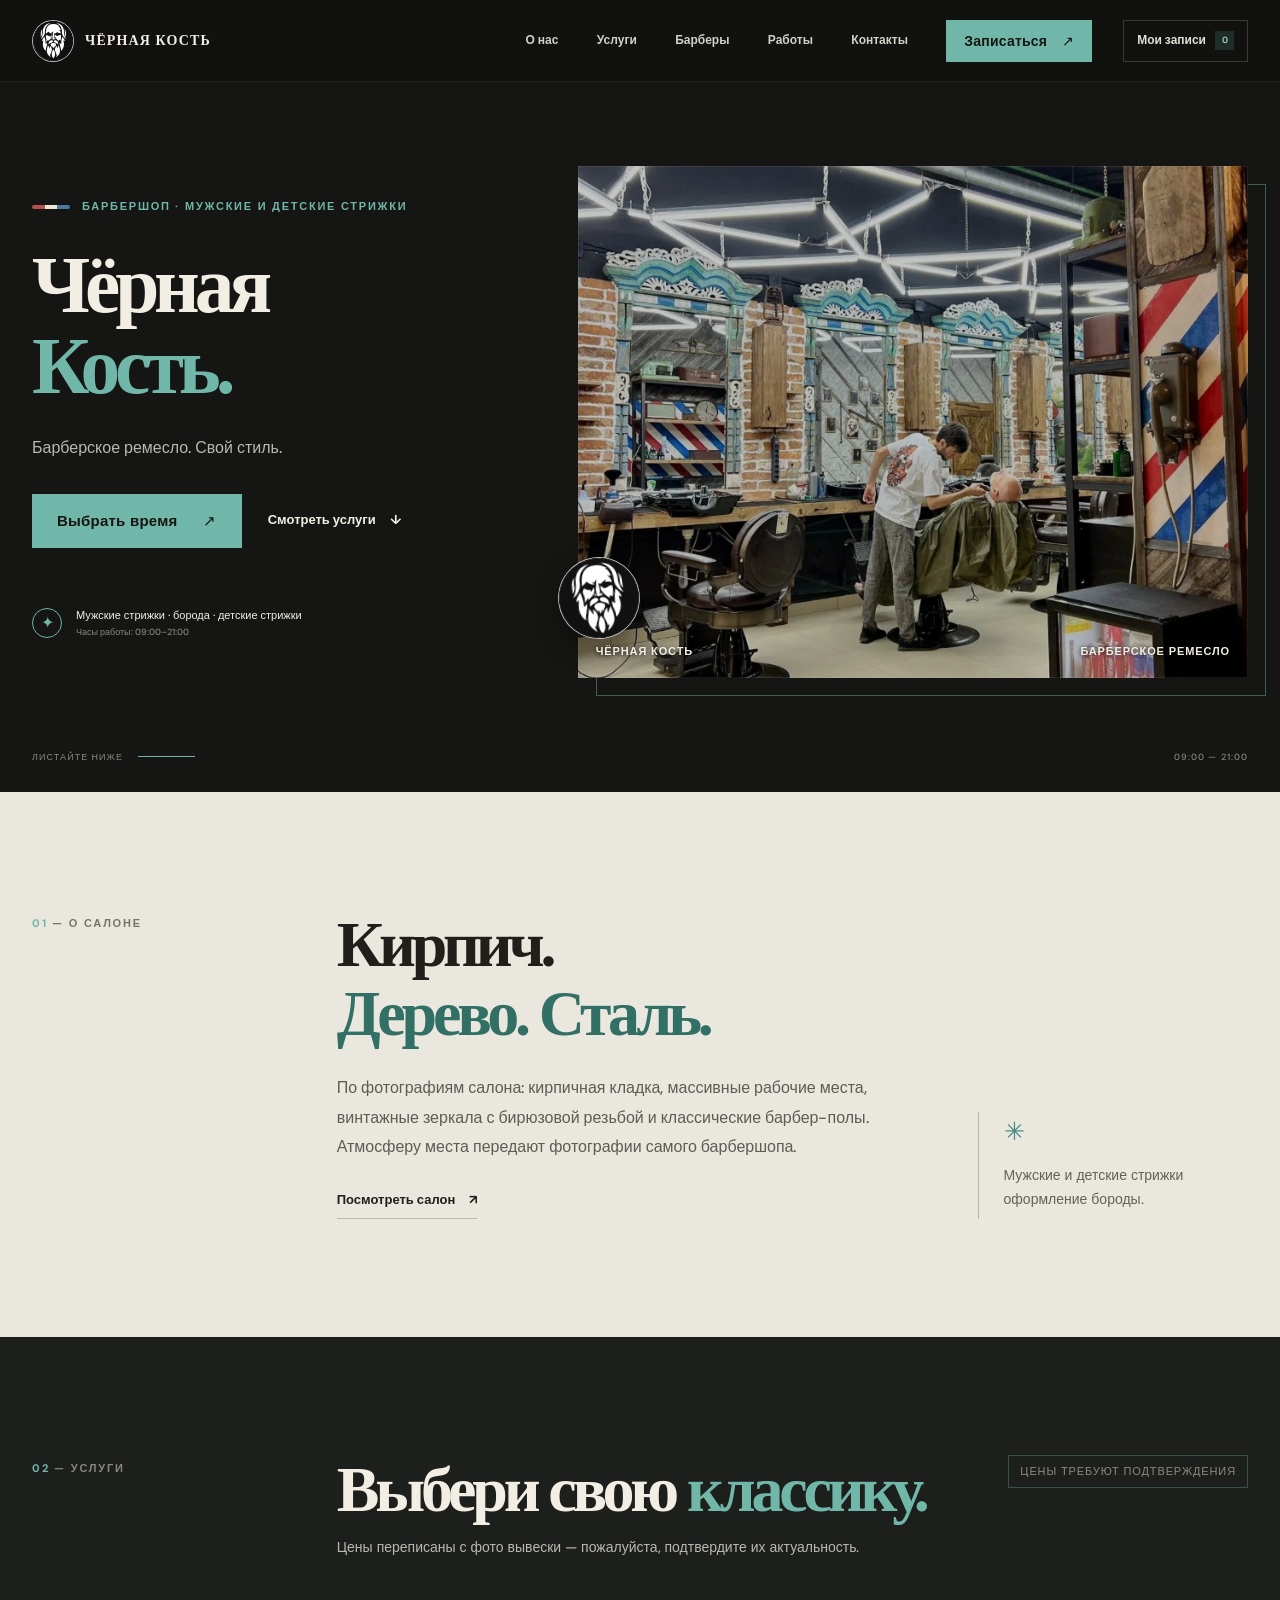
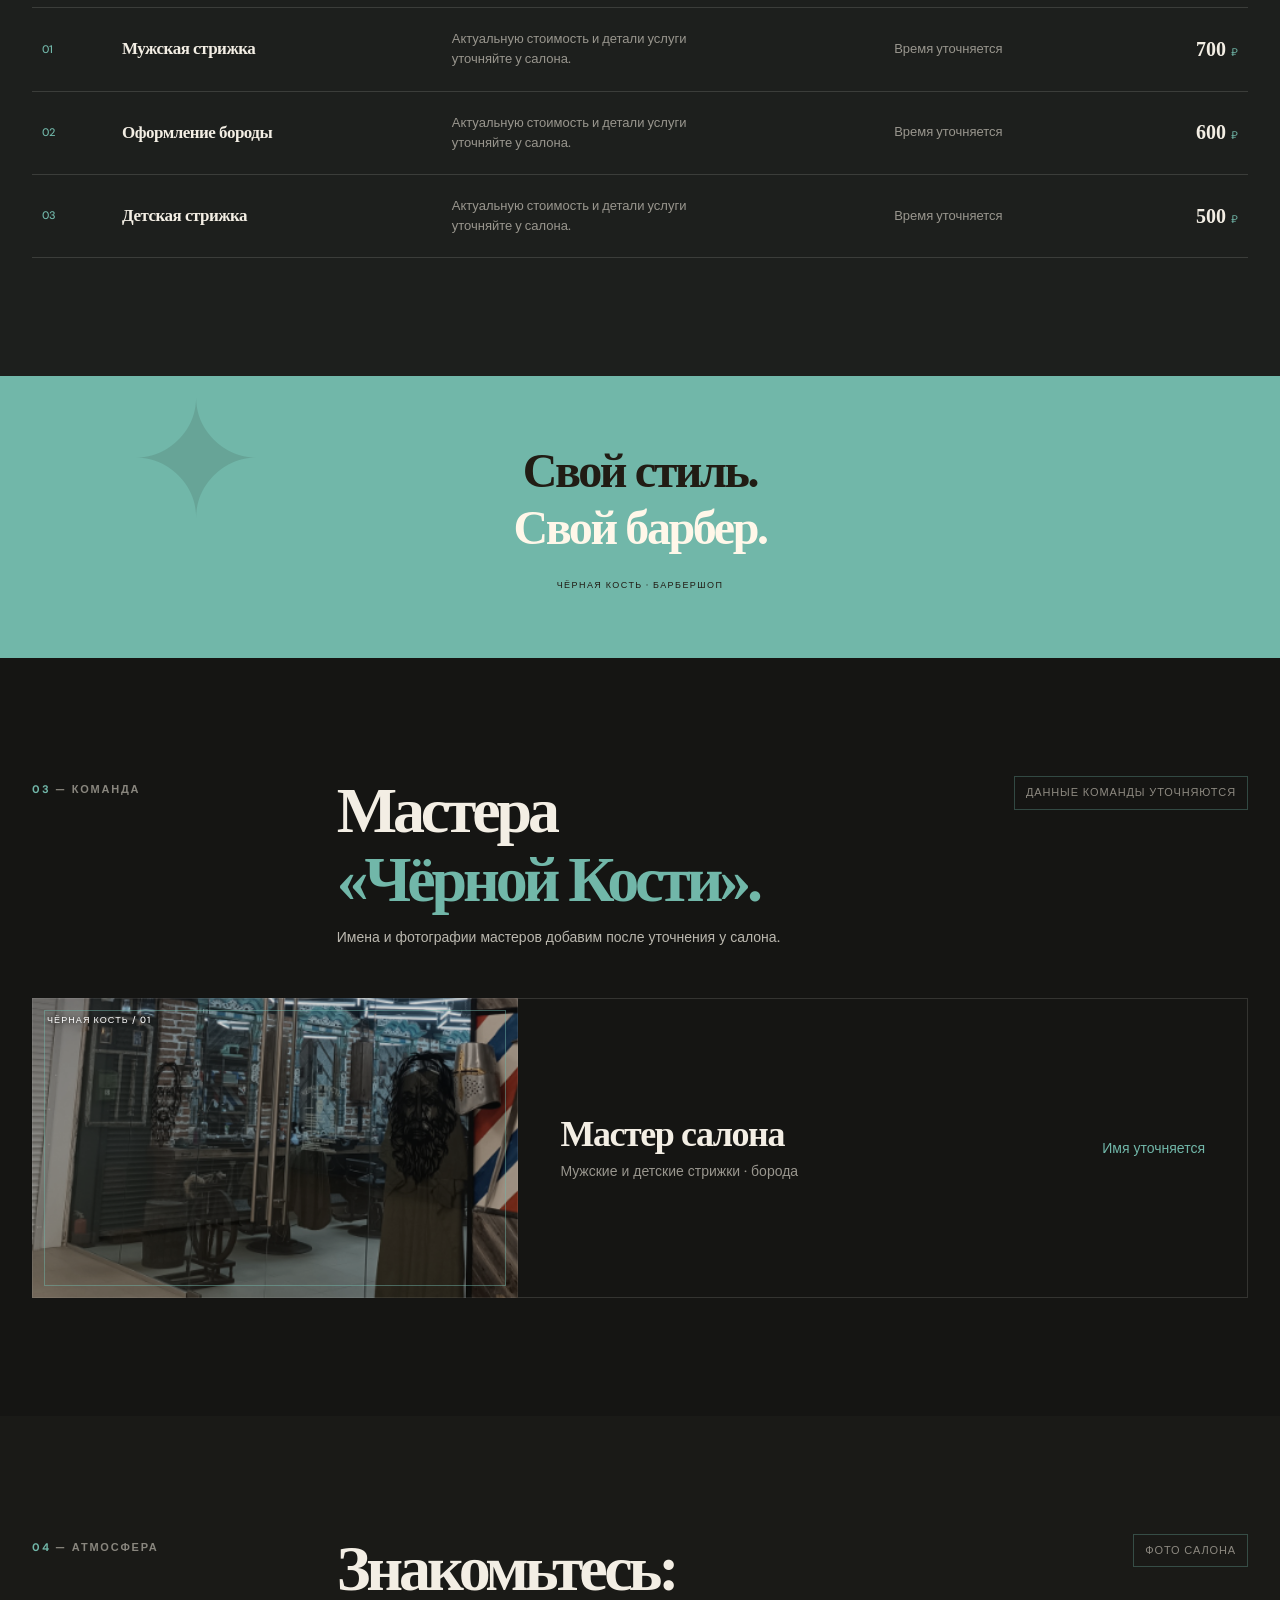
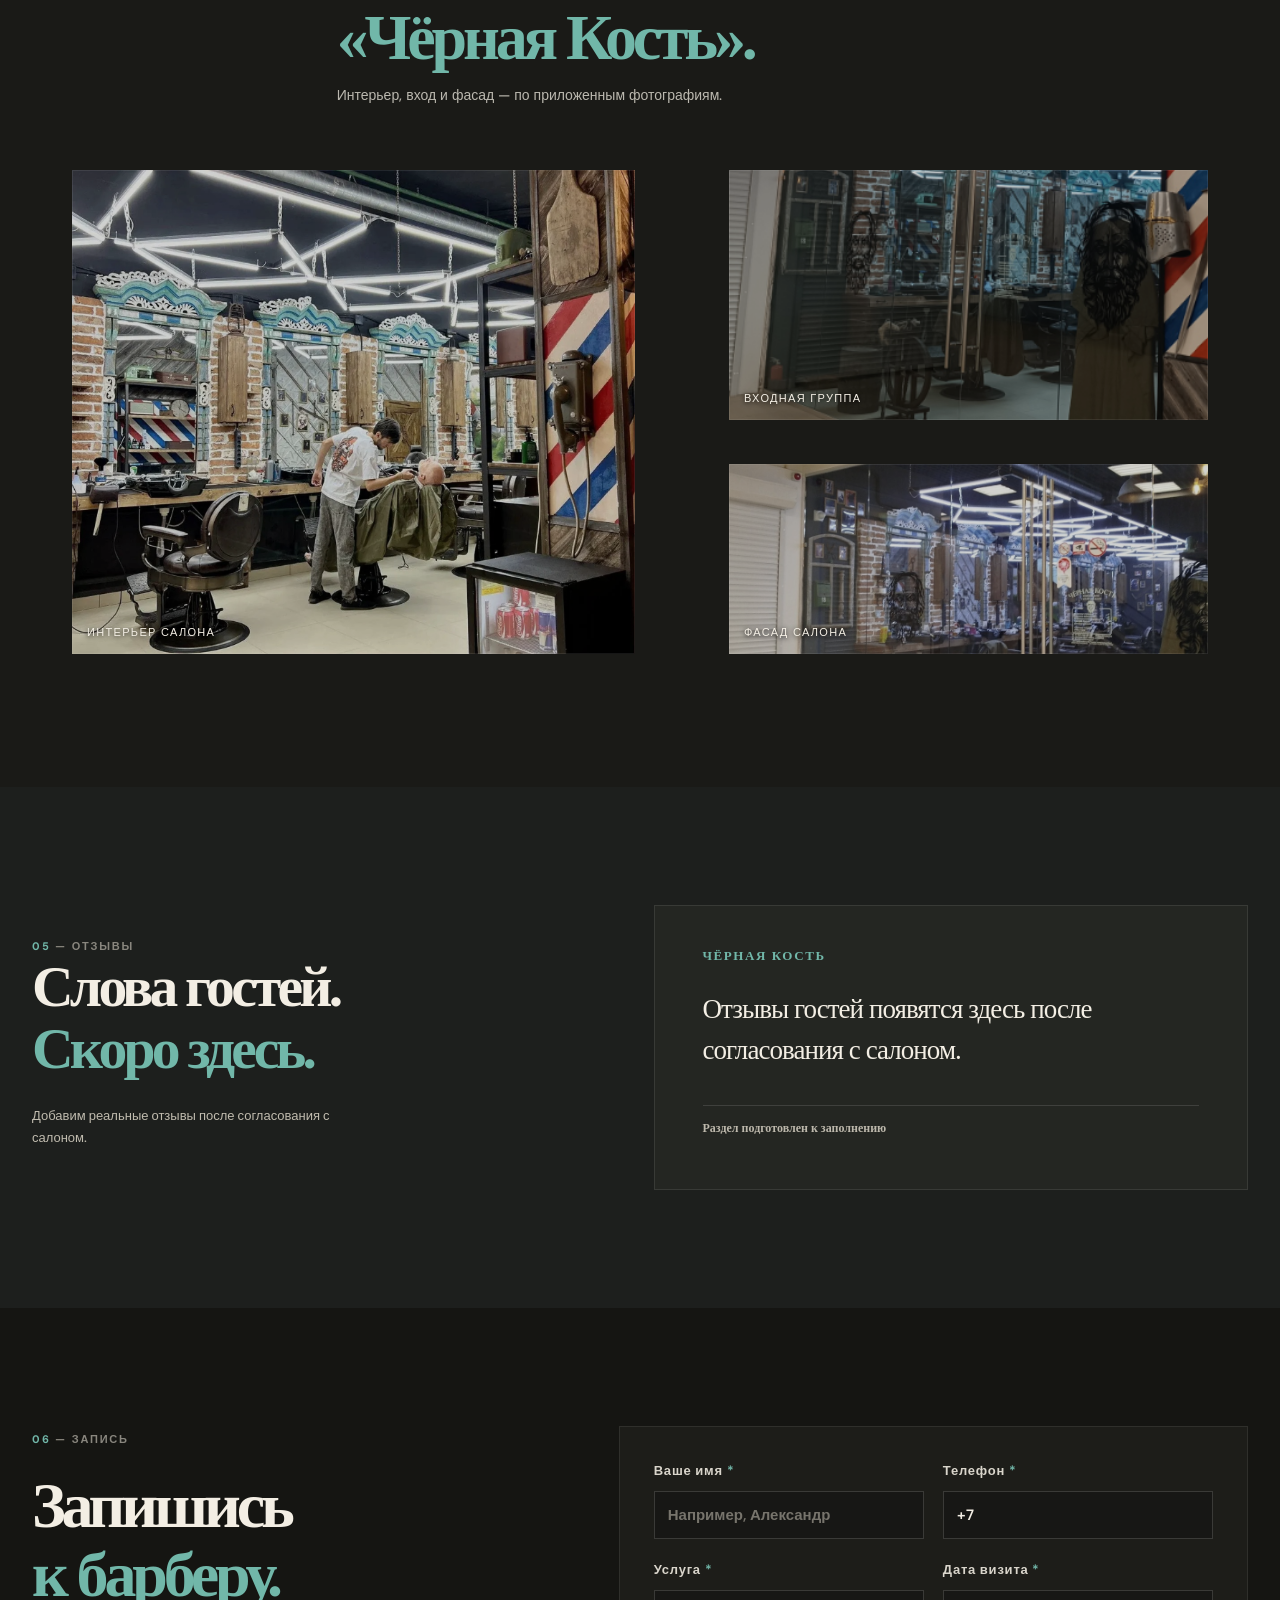
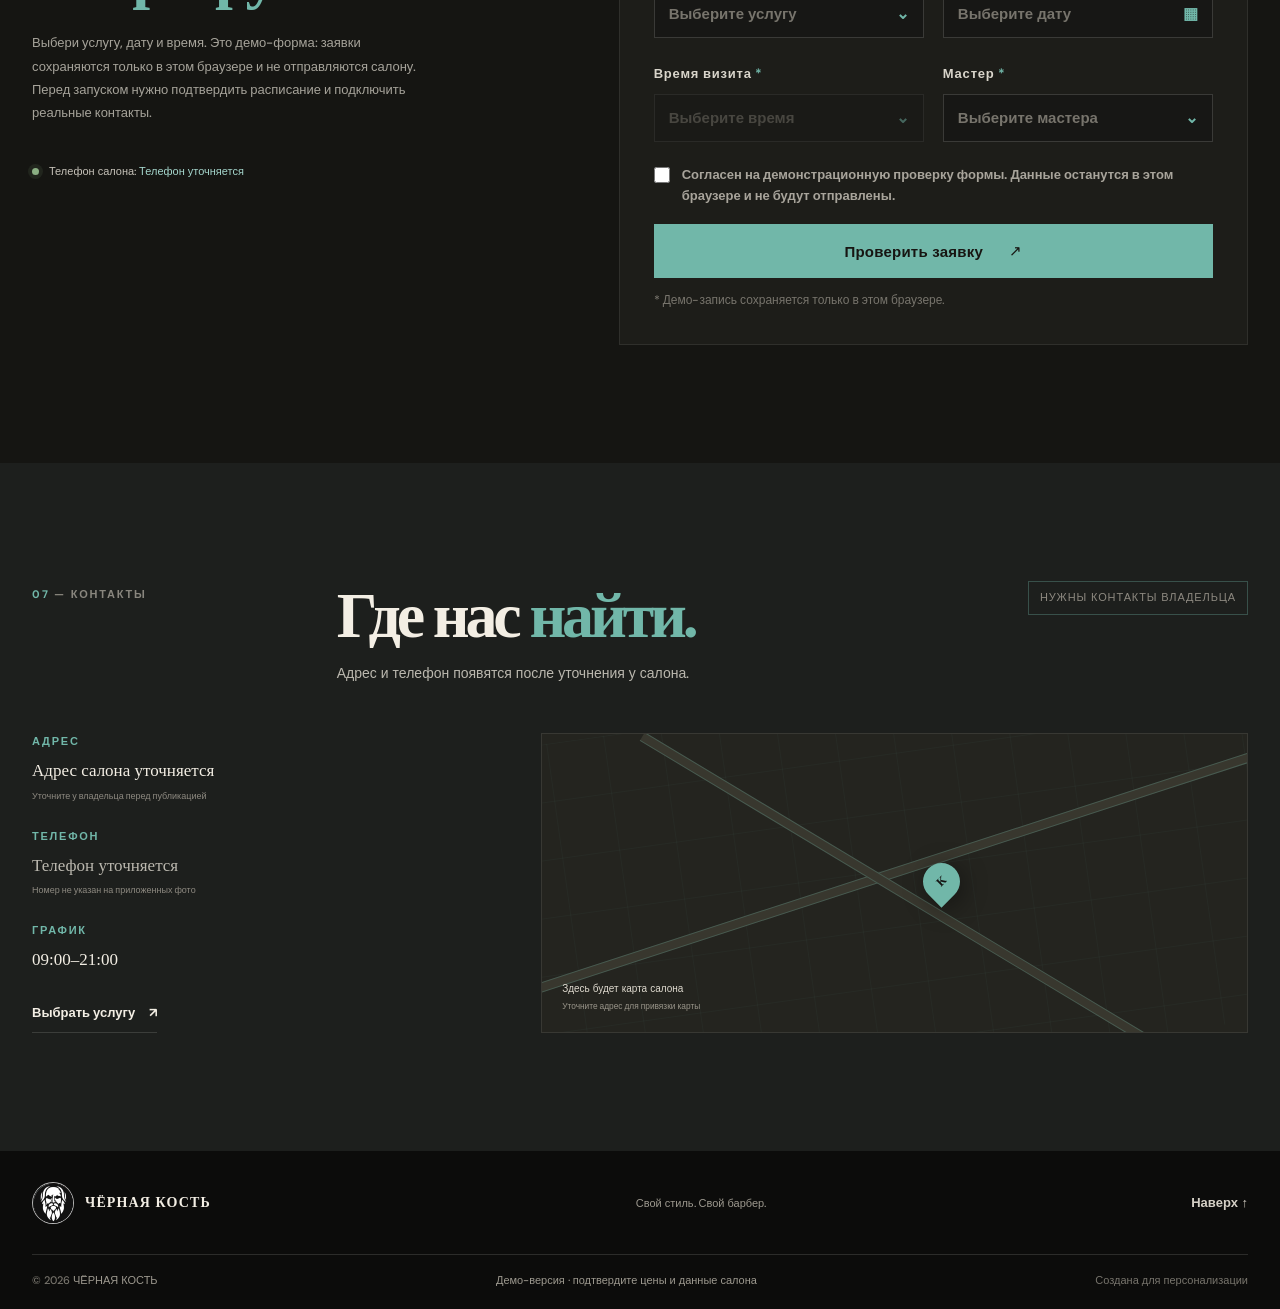
<file: index.html>
<!doctype html>
<html lang="ru">
<head>
  <meta charset="utf-8">
  <meta name="viewport" content="width=device-width, initial-scale=1">
  <meta name="theme-color" content="#11110f">
  <meta name="description" content="Барбершоп «Чёрная Кость»: мужские и детские стрижки, оформление бороды. Демо-сайт на основе фотографий салона.">
  <title>Чёрная Кость — барбершоп</title>
  <link rel="preconnect" href="https://images.unsplash.com">
  <link rel="preconnect" href="https://fonts.googleapis.com">
  <link rel="preconnect" href="https://fonts.gstatic.com" crossorigin>
  <link href="https://fonts.googleapis.com/css2?family=DM+Sans:wght@400;500;600;700&family=Manrope:wght@400;500;600;700;800&display=swap" rel="stylesheet">
  <link rel="stylesheet" href="styles.css">
  <script src="script.js" defer></script>
</head>
<body>
  <a class="skip-link" href="#main">Перейти к содержимому</a>
  <header class="site-header" id="top">
    <div class="header-inner wrap">
      <a class="brand" href="#top" aria-label="Чёрная Кость — на главную"><span class="brand-mark" aria-hidden="true"><span class="brand-emblem-crop"><img src="assets/brand-reference.png" alt=""></span></span><span class="brand-name" data-brand>ЧЁРНАЯ КОСТЬ</span></a>
      <div class="header-actions"><button class="my-appointments-button" id="my-appointments-button" type="button" aria-haspopup="dialog" aria-controls="my-appointments-dialog">Мои записи <span class="appointment-count" id="appointment-count">0</span></button><button class="menu-toggle" type="button" aria-expanded="false" aria-controls="site-nav" aria-label="Открыть меню"><span></span><span></span></button></div>
      <nav class="site-nav" id="site-nav" aria-label="Основная навигация">
        <a href="#about">О нас</a><a href="#services">Услуги</a><a href="#barbers">Барберы</a><a href="#works">Работы</a><a href="#contacts">Контакты</a>
        <a class="button button-small nav-book" href="#booking">Записаться <span aria-hidden="true">↗</span></a>
      </nav>
    </div>
  </header>

  <main id="main">
    <section class="hero wrap" aria-labelledby="hero-title">
      <div class="hero-copy">
        <p class="eyebrow"><span class="eyebrow-line"></span> Барбершоп · мужские и детские стрижки</p>
        <h1 id="hero-title">Чёрная<br><em>Кость.</em></h1>
        <p class="hero-lead" data-tagline>Барберское ремесло. Свой стиль.</p>
        <div class="hero-actions"><a class="button" href="#booking">Выбрать время <span aria-hidden="true">↗</span></a><a class="text-link" href="#services">Смотреть услуги <span aria-hidden="true">↓</span></a></div>
        <div class="hero-proof"><span class="proof-mark" aria-hidden="true">✦</span><p>Мужские стрижки · борода · детские стрижки<br><span>Часы работы: 09:00–21:00</span></p></div>
      </div>
      <div class="hero-visual">
        <img class="hero-image" data-image="hero" alt="Барбершоп «Чёрная Кость»: кирпичные стены, деревянные рабочие места и бирюзовые резные зеркала" fetchpriority="high">
        <div class="hero-stamp" aria-hidden="true"><span class="brand-emblem-crop brand-emblem-large"><img src="assets/brand-reference.png" alt=""></span></div>
        <div class="hero-caption"><span>ЧЁРНАЯ КОСТЬ</span><span>Барберское ремесло</span></div>
      </div>
      <div class="hero-bottom"><span>Листайте ниже</span><span class="scroll-line" aria-hidden="true"></span><span>09:00 — 21:00</span></div>
    </section>

    <section class="intro section-pad" id="about">
      <div class="wrap intro-grid"><p class="section-index">01 <span>— О салоне</span></p><div><h2>Кирпич.<br><em>Дерево. Сталь.</em></h2><p class="intro-text">По фотографиям салона: кирпичная кладка, массивные рабочие места, винтажные зеркала с бирюзовой резьбой и классические барбер-полы. Атмосферу места передают фотографии самого барбершопа.</p><a class="text-link" href="#works">Посмотреть салон <span aria-hidden="true">↗</span></a></div><div class="intro-note"><span class="note-symbol">✳</span><p>Мужские и детские стрижки<br>оформление бороды.</p></div></div>
    </section>

    <section class="services section-pad" id="services">
      <div class="wrap"><div class="section-heading"><p class="section-index">02 <span>— Услуги</span></p><div><h2>Выбери свою <em>классику.</em></h2><p class="muted">Цены переписаны с фото вывески — пожалуйста, подтвердите их актуальность.</p></div><span class="demo-tag">Цены требуют подтверждения</span></div>
        <div class="service-list" id="service-list" aria-live="polite"></div>
      </div>
    </section>

    <section class="quote-band" aria-label="Барбершоп Чёрная Кость"><div class="wrap quote-inner"><span class="quote-mark">✦</span><p>Свой стиль.<br><em>Свой барбер.</em></p><span class="quote-credit">ЧЁРНАЯ КОСТЬ · БАРБЕРШОП</span></div></section>

    <section class="barbers section-pad" id="barbers">
      <div class="wrap"><div class="section-heading"><p class="section-index">03 <span>— Команда</span></p><div><h2>Мастера<br><em>«Чёрной Кости».</em></h2><p class="muted">Имена и фотографии мастеров добавим после уточнения у салона.</p></div><span class="demo-tag">Данные команды уточняются</span></div><div class="barber-grid" id="barber-grid"></div></div>
    </section>

    <section class="gallery section-pad" id="works">
      <div class="wrap"><div class="section-heading"><p class="section-index">04 <span>— Атмосфера</span></p><div><h2>Знакомьтесь:<br><em>«Чёрная Кость».</em></h2><p class="muted">Интерьер, вход и фасад — по приложенным фотографиям.</p></div><span class="demo-tag">Фото салона</span></div><div class="gallery-grid" id="gallery-grid"></div></div>
    </section>

    <section class="reviews section-pad" id="reviews">
      <div class="wrap review-layout"><div><p class="section-index">05 <span>— Отзывы</span></p><h2>Слова гостей.<br><em>Скоро здесь.</em></h2><p class="review-disclaimer">Добавим реальные отзывы после согласования с салоном.</p></div><div class="review-card" id="review-card" aria-live="polite"></div></div>
    </section>

    <section class="booking section-pad" id="booking">
      <div class="wrap booking-grid"><div class="booking-copy"><p class="section-index">06 <span>— Запись</span></p><h2>Запишись<br><em>к барберу.</em></h2><p>Выбери услугу, дату и время. Это демо-форма: заявки сохраняются только в этом браузере и не отправляются салону. Перед запуском нужно подтвердить расписание и подключить реальные контакты.</p><div class="booking-contact"><span class="contact-dot"></span><span>Телефон салона: <a data-phone-link href="#contacts" data-phone>уточняется</a></span></div></div>
        <form class="booking-form" id="booking-form" novalidate>
          <div class="form-row"><div class="field"><label for="client-name">Ваше имя <span>*</span></label><input id="client-name" name="name" autocomplete="name" placeholder="Например, Александр" required aria-describedby="name-error"><small class="field-error" id="name-error"></small></div><div class="field"><label for="client-phone">Телефон <span>*</span></label><input id="client-phone" name="phone" type="tel" autocomplete="tel" inputmode="tel" placeholder="+7 (___) ___-__-__" required aria-describedby="phone-error"><small class="field-error" id="phone-error"></small></div></div>
          <div class="form-row"><div class="field"><label for="service-select-trigger">Услуга <span>*</span></label><select class="picker-source" id="service-select" name="service" tabindex="-1" aria-hidden="true"><option value="">Выберите услугу</option></select><small class="field-error" id="service-error"></small></div><div class="field date-field"><label for="date-picker-trigger">Дата визита <span>*</span></label><input class="picker-source" id="visit-date" name="date" type="date" tabindex="-1" aria-hidden="true"><div class="calendar-wrap"><button class="picker-trigger calendar-trigger" id="date-picker-trigger" type="button" aria-haspopup="dialog" aria-expanded="false" aria-controls="calendar-popover" aria-describedby="date-error"><span>Выберите дату</span><span class="picker-chevron" aria-hidden="true">▦</span></button><div class="calendar-popover" id="calendar-popover" role="dialog" aria-label="Выберите дату визита" hidden><div class="calendar-head"><button class="calendar-nav" type="button" id="calendar-prev" aria-label="Предыдущий месяц">←</button><strong id="calendar-month"></strong><button class="calendar-nav" type="button" id="calendar-next" aria-label="Следующий месяц">→</button></div><div class="calendar-weekdays" aria-hidden="true"><span>Пн</span><span>Вт</span><span>Ср</span><span>Чт</span><span>Пт</span><span>Сб</span><span>Вс</span></div><div class="calendar-days" id="calendar-days"></div><p class="calendar-legend"><span aria-hidden="true">●</span> На дате уже есть запись; занятые часы недоступны</p></div></div><small class="field-error" id="date-error"></small></div></div>
          <div class="form-row"><div class="field"><label for="visit-time-trigger">Время визита <span>*</span></label><select class="picker-source" id="visit-time" name="time" tabindex="-1" aria-hidden="true" disabled><option value="">Сначала выберите дату</option></select><small class="field-error" id="time-error"></small></div><div class="field"><label for="barber-select-trigger">Мастер <span>*</span></label><select class="picker-source" id="barber-select" name="barber" tabindex="-1" aria-hidden="true"><option value="">Выберите мастера</option></select><small class="field-error" id="barber-error"></small></div></div>
          <div class="consent-row"><input id="consent" name="consent" type="checkbox" required aria-describedby="consent-error"><label for="consent">Согласен на демонстрационную проверку формы. Данные останутся в этом браузере и не будут отправлены.</label></div><small class="field-error consent-error" id="consent-error"></small>
          <button class="button form-submit" type="submit"><span class="submit-label">Проверить заявку</span><span class="submit-spinner" aria-hidden="true"></span><span class="submit-arrow" aria-hidden="true">↗</span></button><p class="form-result" id="form-result" role="status" aria-live="polite"></p><p class="form-footnote">* Демо-запись сохраняется только в этом браузере.</p>
        </form>
      </div>
    </section>

    <dialog class="appointments-dialog" id="my-appointments-dialog" aria-labelledby="appointments-title">
      <div class="appointments-panel"><div class="appointments-heading"><div><p class="section-index">ЧЁРНАЯ КОСТЬ <span>— Личный список</span></p><h2 id="appointments-title">Мои <em>записи.</em></h2></div><button class="appointments-close" id="appointments-close" type="button" aria-label="Закрыть окно">×</button></div><p class="appointments-note">Список хранится в этом браузере. Это демонстрационные записи: барбершоп их не получает.</p><div class="appointments-list" id="appointments-list" aria-live="polite"></div><p class="appointments-storage-note" id="appointments-storage-note"></p></div>
    </dialog>

    <dialog class="booking-success-dialog" id="booking-success-dialog" aria-labelledby="booking-success-title" aria-describedby="booking-success-summary">
      <div class="booking-success-panel"><span class="success-mark" aria-hidden="true">✓</span><p class="section-index">ЧЁРНАЯ КОСТЬ <span>— Заявка проверена</span></p><h2 id="booking-success-title">Вы записаны.</h2><p class="success-summary" id="booking-success-summary"></p><div class="success-actions"><button class="button" id="success-open-appointments" type="button">Мои записи <span aria-hidden="true">↗</span></button><button class="success-close" id="success-close" type="button">Продолжить</button></div></div>
    </dialog>

    <section class="contacts section-pad" id="contacts">
      <div class="wrap"><div class="section-heading"><p class="section-index">07 <span>— Контакты</span></p><div><h2>Где нас <em>найти.</em></h2><p class="muted">Адрес и телефон появятся после уточнения у салона.</p></div><span class="demo-tag">Нужны контакты владельца</span></div>
        <div class="contacts-grid"><div class="contact-details"><div class="contact-block"><span class="contact-label">Адрес</span><p data-address>Адрес салона уточняется<br><small>Уточните у владельца перед публикацией</small></p></div><div class="contact-block"><span class="contact-label">Телефон</span><a data-phone-link data-phone>Телефон уточняется</a><small>Номер не указан на приложенных фото</small></div><div class="contact-block"><span class="contact-label">График</span><p data-hours>09:00–21:00</p></div><a class="text-link" href="#booking">Выбрать услугу <span aria-hidden="true">↗</span></a></div><div class="map-placeholder" role="img" aria-label="Заглушка карты, адрес салона пока не указан"><div class="map-grid"></div><span class="map-road road-one"></span><span class="map-road road-two"></span><span class="map-pin">К</span><span class="map-caption">Здесь будет карта салона<br><small>Уточните адрес для привязки карты</small></span></div></div>
      </div>
    </section>
  </main>

  <footer class="site-footer"><div class="wrap footer-main"><a class="brand" href="#top"><span class="brand-mark" aria-hidden="true"><span class="brand-emblem-crop"><img src="assets/brand-reference.png" alt=""></span></span><span class="brand-name" data-brand>ЧЁРНАЯ КОСТЬ</span></a><p>Свой стиль. Свой барбер.</p><a class="back-top" href="#top">Наверх ↑</a></div><div class="wrap footer-bottom"><span>© <span id="year"></span> <span data-brand>ЧЁРНАЯ КОСТЬ</span></span><span>Демо-версия · подтвердите цены и данные салона</span><span>Создана для персонализации</span></div></footer>
</body>
</html>
</file>
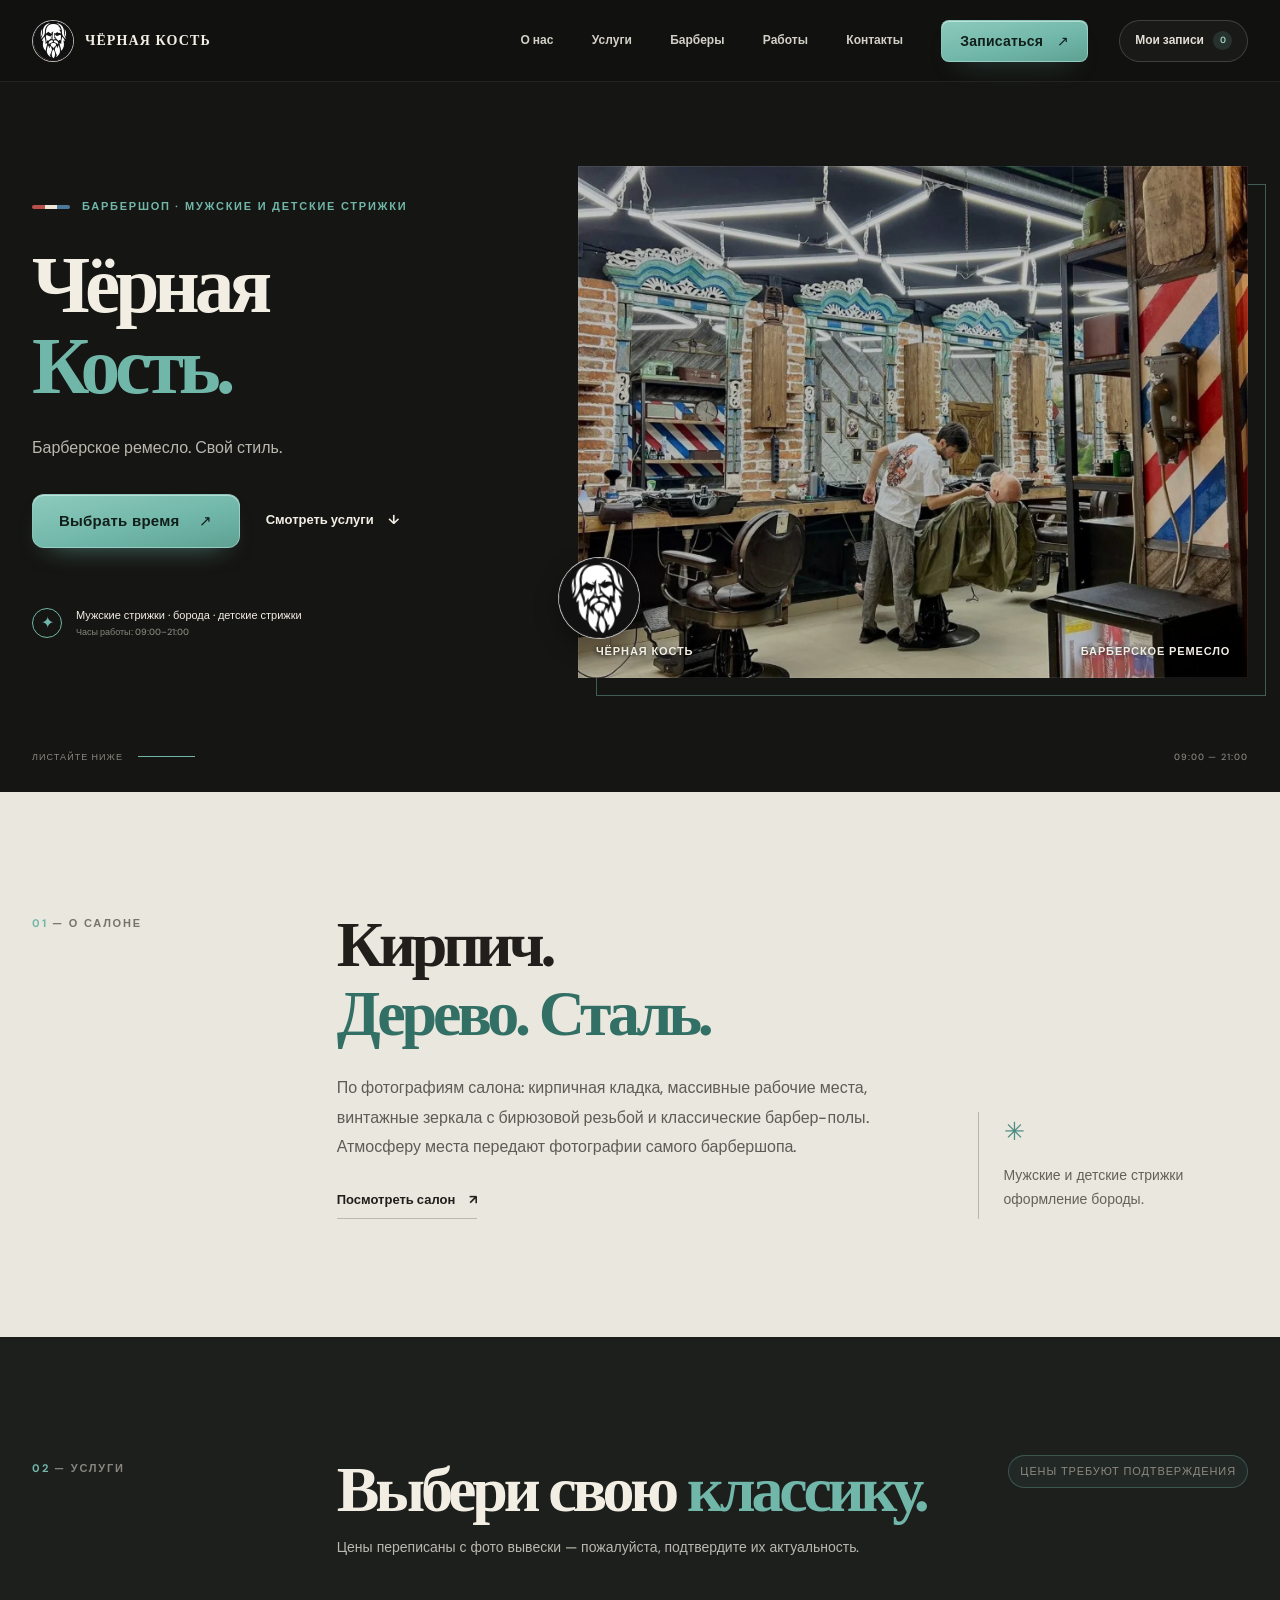
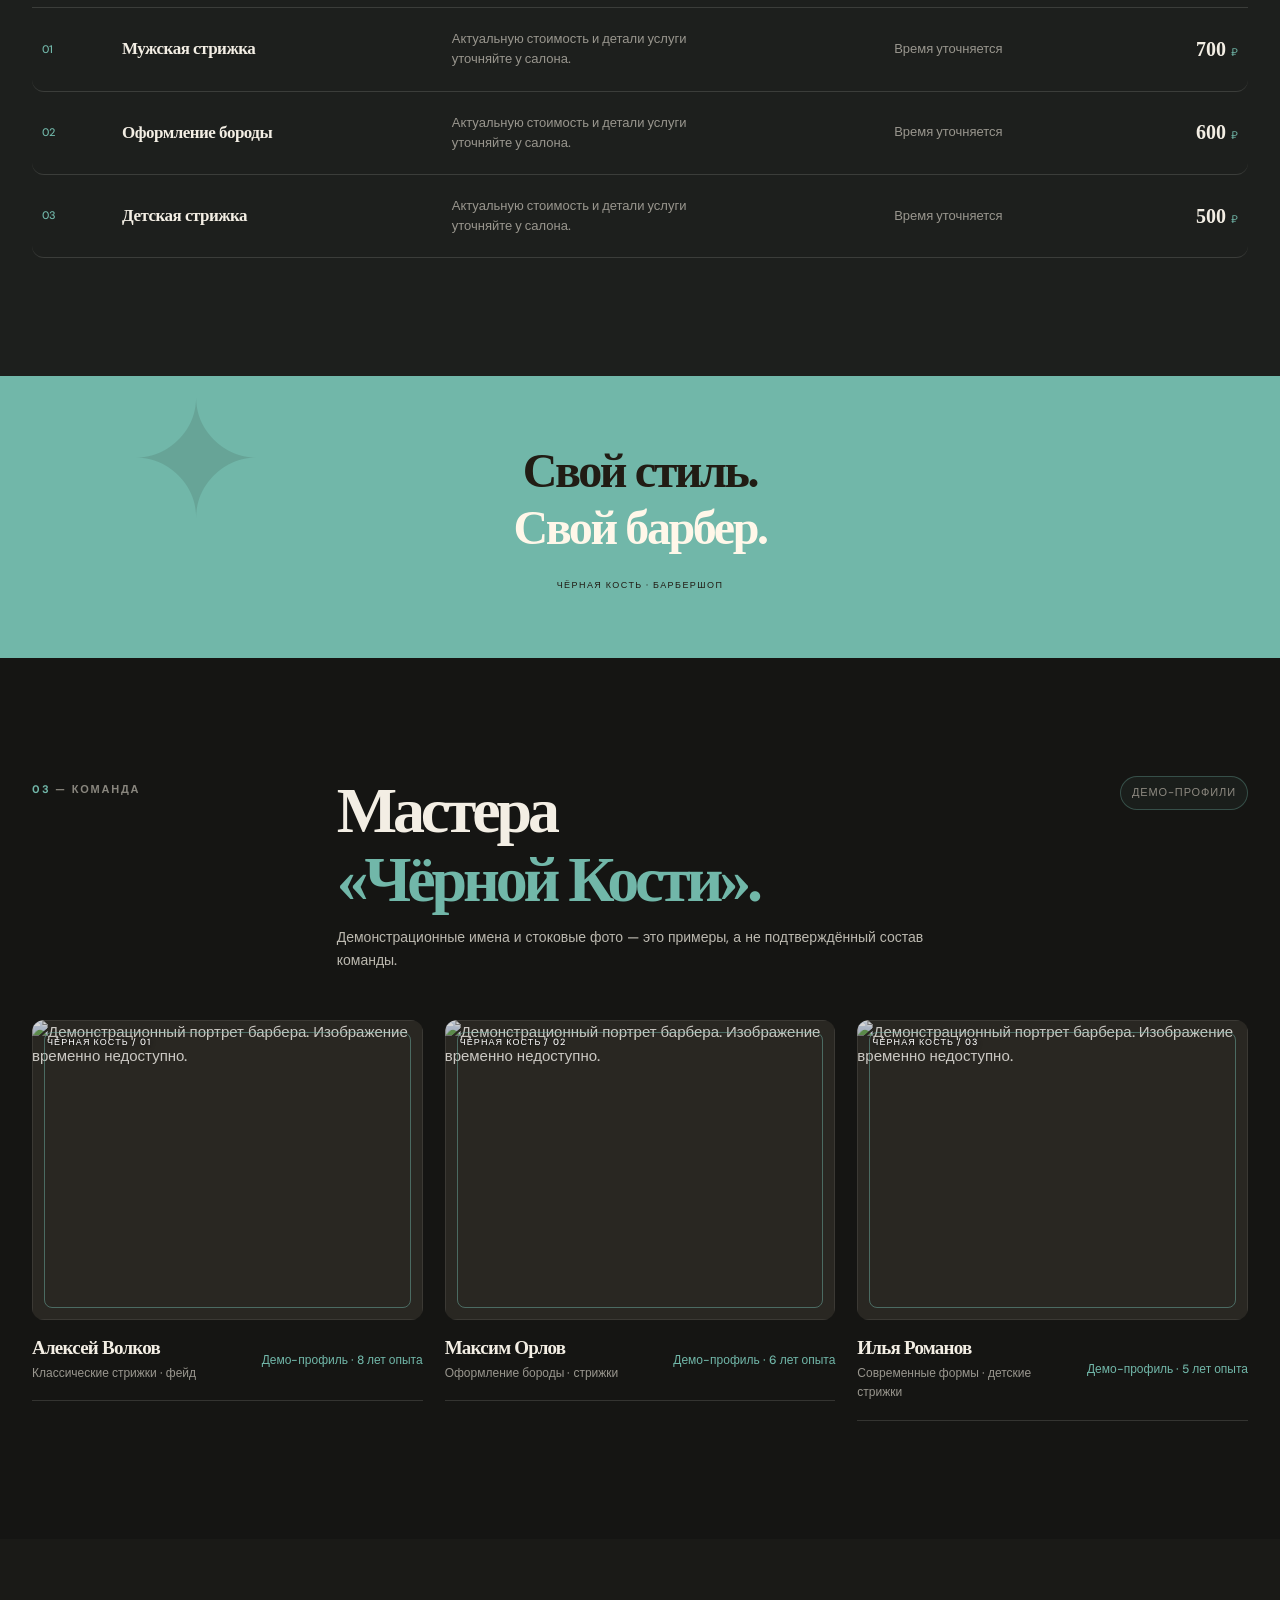
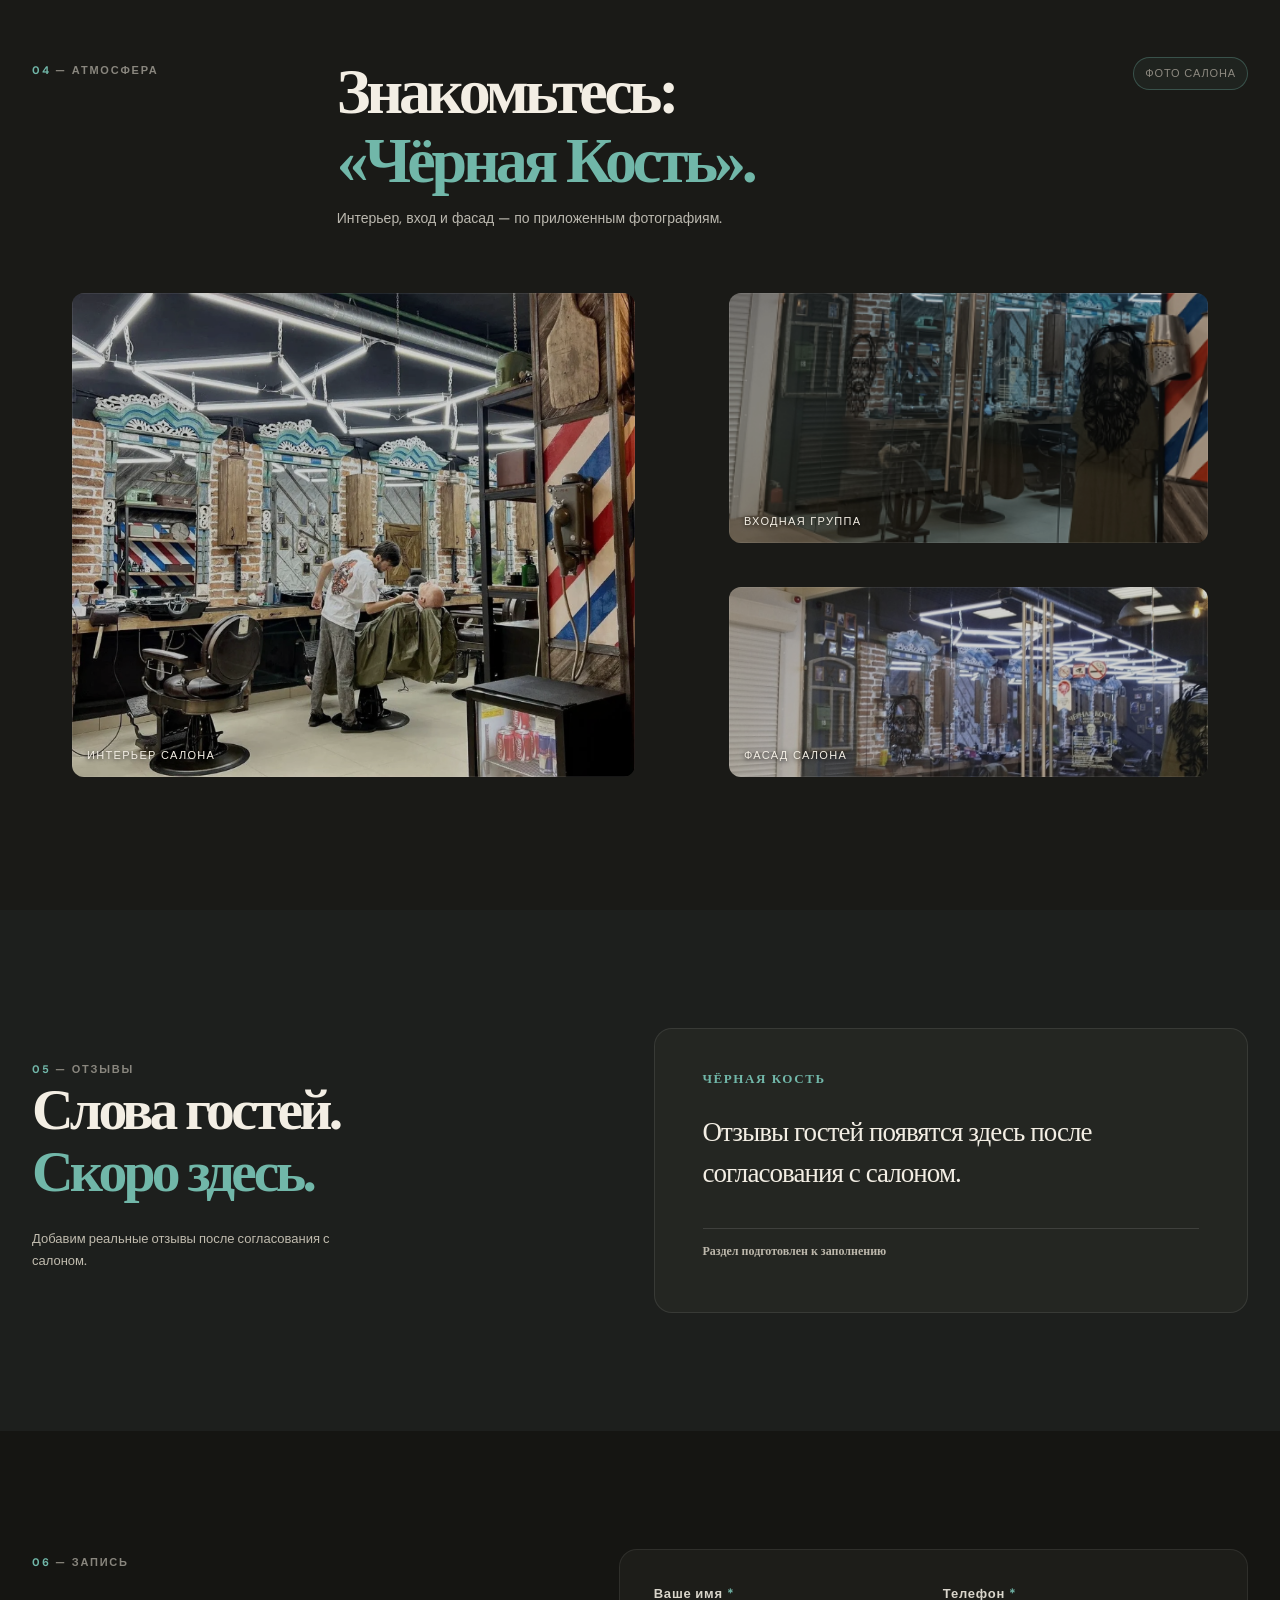
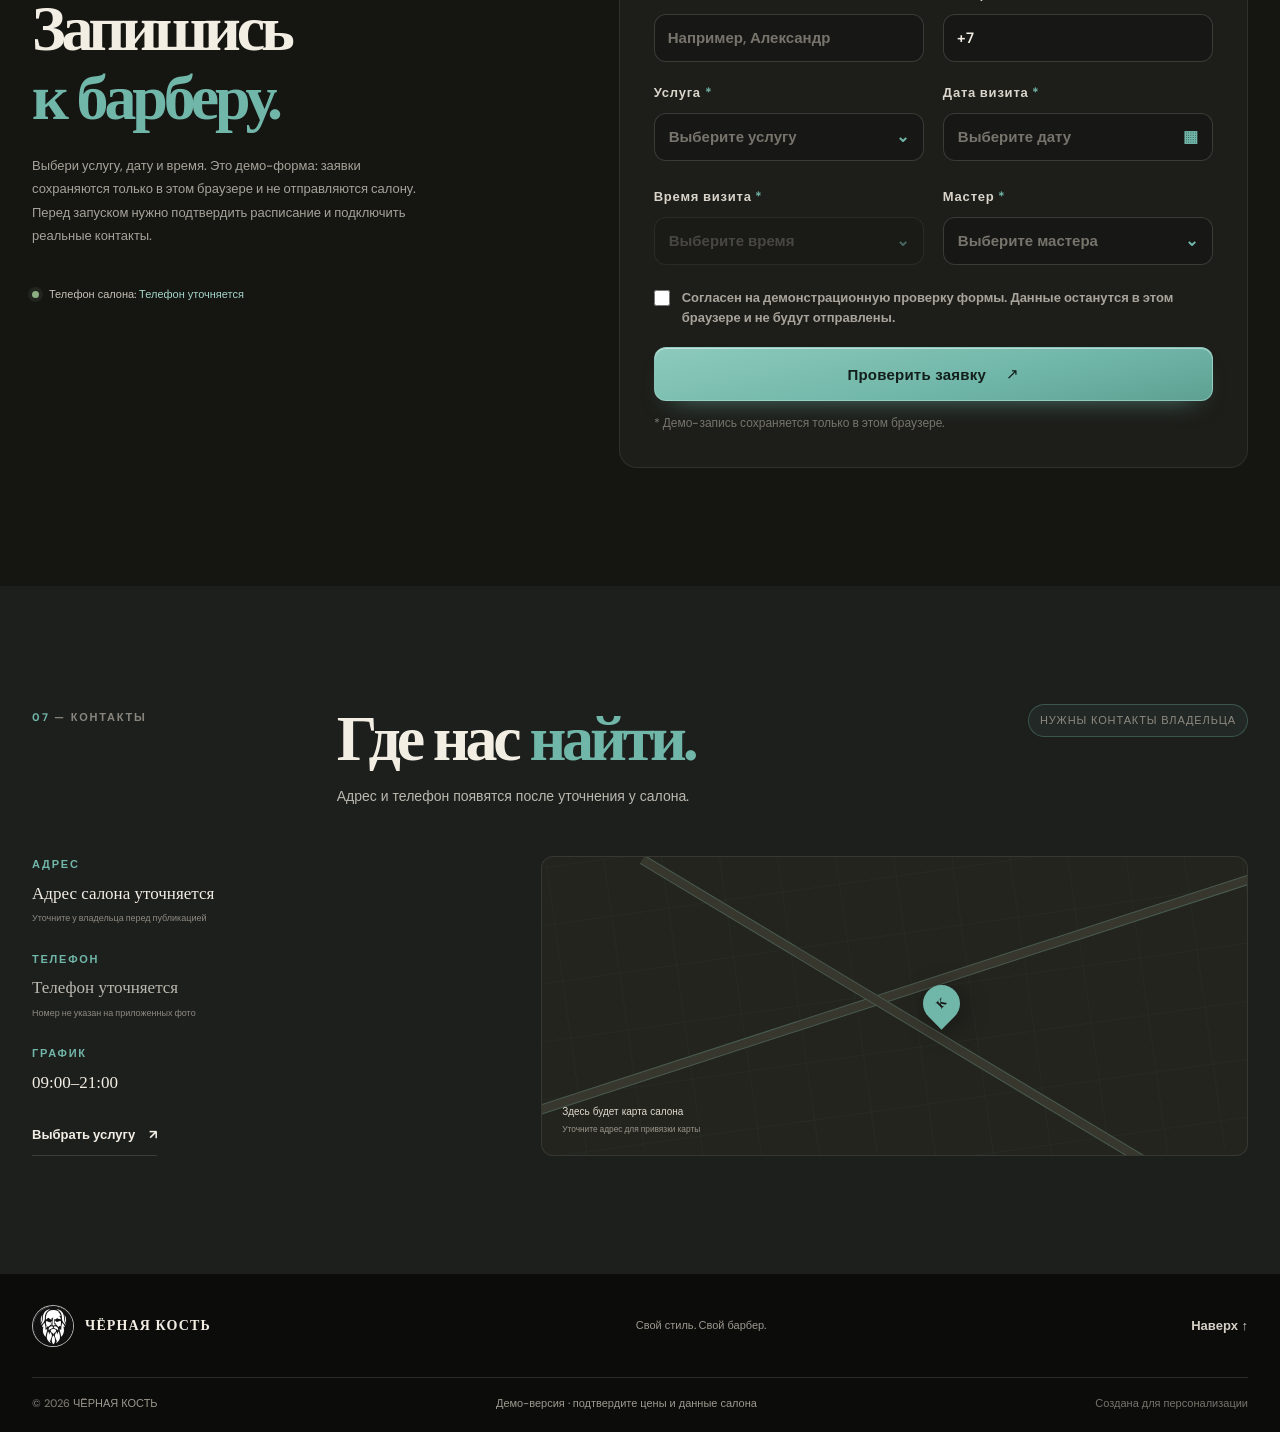
<file: chernaya-kost/index.html>
<!doctype html>
<html lang="ru">
<head>
  <meta charset="utf-8">
  <meta name="viewport" content="width=device-width, initial-scale=1">
  <meta name="theme-color" content="#11110f">
  <meta name="description" content="Барбершоп «Чёрная Кость»: мужские и детские стрижки, оформление бороды. Демо-сайт на основе фотографий салона.">
  <title>Чёрная Кость — барбершоп</title>
  <link rel="preconnect" href="https://images.unsplash.com">
  <link rel="preconnect" href="https://fonts.googleapis.com">
  <link rel="preconnect" href="https://fonts.gstatic.com" crossorigin>
  <link href="https://fonts.googleapis.com/css2?family=DM+Sans:wght@400;500;600;700&family=Manrope:wght@400;500;600;700;800&display=swap" rel="stylesheet">
  <link rel="stylesheet" href="styles.css?v=buttons-motion-1">
  <script src="script.js" defer></script>
</head>
<body>
  <a class="skip-link" href="#main">Перейти к содержимому</a>
  <header class="site-header" id="top">
    <div class="header-inner wrap">
      <a class="brand" href="#top" aria-label="Чёрная Кость — на главную"><span class="brand-mark" aria-hidden="true"><span class="brand-emblem-crop"><img src="assets/brand-reference.png" alt=""></span></span><span class="brand-name" data-brand>ЧЁРНАЯ КОСТЬ</span></a>
      <div class="header-actions"><button class="my-appointments-button" id="my-appointments-button" type="button" aria-haspopup="dialog" aria-controls="my-appointments-dialog">Мои записи <span class="appointment-count" id="appointment-count">0</span></button><button class="menu-toggle" type="button" aria-expanded="false" aria-controls="site-nav" aria-label="Открыть меню"><span></span><span></span></button></div>
      <nav class="site-nav" id="site-nav" aria-label="Основная навигация">
        <a href="#about">О нас</a><a href="#services">Услуги</a><a href="#barbers">Барберы</a><a href="#works">Работы</a><a href="#contacts">Контакты</a>
        <a class="button button-small nav-book" href="#booking">Записаться <span aria-hidden="true">↗</span></a>
      </nav>
    </div>
  </header>

  <main id="main">
    <section class="hero wrap" aria-labelledby="hero-title">
      <div class="hero-copy">
        <p class="eyebrow"><span class="eyebrow-line"></span> Барбершоп · мужские и детские стрижки</p>
        <h1 id="hero-title">Чёрная<br><em>Кость.</em></h1>
        <p class="hero-lead" data-tagline>Барберское ремесло. Свой стиль.</p>
        <div class="hero-actions"><a class="button" href="#booking">Выбрать время <span aria-hidden="true">↗</span></a><a class="text-link" href="#services">Смотреть услуги <span aria-hidden="true">↓</span></a></div>
        <div class="hero-proof"><span class="proof-mark" aria-hidden="true">✦</span><p>Мужские стрижки · борода · детские стрижки<br><span>Часы работы: 09:00–21:00</span></p></div>
      </div>
      <div class="hero-visual">
        <img class="hero-image" data-image="hero" alt="Барбершоп «Чёрная Кость»: кирпичные стены, деревянные рабочие места и бирюзовые резные зеркала" fetchpriority="high">
        <div class="hero-stamp" aria-hidden="true"><span class="brand-emblem-crop brand-emblem-large"><img src="assets/brand-reference.png" alt=""></span></div>
        <div class="hero-caption"><span>ЧЁРНАЯ КОСТЬ</span><span>Барберское ремесло</span></div>
      </div>
      <div class="hero-bottom"><span>Листайте ниже</span><span class="scroll-line" aria-hidden="true"></span><span>09:00 — 21:00</span></div>
    </section>

    <section class="intro section-pad" id="about">
      <div class="wrap intro-grid"><p class="section-index">01 <span>— О салоне</span></p><div><h2>Кирпич.<br><em>Дерево. Сталь.</em></h2><p class="intro-text">По фотографиям салона: кирпичная кладка, массивные рабочие места, винтажные зеркала с бирюзовой резьбой и классические барбер-полы. Атмосферу места передают фотографии самого барбершопа.</p><a class="text-link" href="#works">Посмотреть салон <span aria-hidden="true">↗</span></a></div><div class="intro-note"><span class="note-symbol">✳</span><p>Мужские и детские стрижки<br>оформление бороды.</p></div></div>
    </section>

    <section class="services section-pad" id="services">
      <div class="wrap"><div class="section-heading"><p class="section-index">02 <span>— Услуги</span></p><div><h2>Выбери свою <em>классику.</em></h2><p class="muted">Цены переписаны с фото вывески — пожалуйста, подтвердите их актуальность.</p></div><span class="demo-tag">Цены требуют подтверждения</span></div>
        <div class="service-list" id="service-list" aria-live="polite"></div>
      </div>
    </section>

    <section class="quote-band" aria-label="Барбершоп Чёрная Кость"><div class="wrap quote-inner"><span class="quote-mark">✦</span><p>Свой стиль.<br><em>Свой барбер.</em></p><span class="quote-credit">ЧЁРНАЯ КОСТЬ · БАРБЕРШОП</span></div></section>

    <section class="barbers section-pad" id="barbers">
      <div class="wrap"><div class="section-heading"><p class="section-index">03 <span>— Команда</span></p><div><h2>Мастера<br><em>«Чёрной Кости».</em></h2><p class="muted">Демонстрационные имена и стоковые фото — это примеры, а не подтверждённый состав команды.</p></div><span class="demo-tag">Демо-профили</span></div><div class="barber-grid" id="barber-grid"></div></div>
    </section>

    <section class="gallery section-pad" id="works">
      <div class="wrap"><div class="section-heading"><p class="section-index">04 <span>— Атмосфера</span></p><div><h2>Знакомьтесь:<br><em>«Чёрная Кость».</em></h2><p class="muted">Интерьер, вход и фасад — по приложенным фотографиям.</p></div><span class="demo-tag">Фото салона</span></div><div class="gallery-grid" id="gallery-grid"></div></div>
    </section>

    <section class="reviews section-pad" id="reviews">
      <div class="wrap review-layout"><div><p class="section-index">05 <span>— Отзывы</span></p><h2>Слова гостей.<br><em>Скоро здесь.</em></h2><p class="review-disclaimer">Добавим реальные отзывы после согласования с салоном.</p></div><div class="review-card" id="review-card" aria-live="polite"></div></div>
    </section>

    <section class="booking section-pad" id="booking">
      <div class="wrap booking-grid"><div class="booking-copy"><p class="section-index">06 <span>— Запись</span></p><h2>Запишись<br><em>к барберу.</em></h2><p>Выбери услугу, дату и время. Это демо-форма: заявки сохраняются только в этом браузере и не отправляются салону. Перед запуском нужно подтвердить расписание и подключить реальные контакты.</p><div class="booking-contact"><span class="contact-dot"></span><span>Телефон салона: <a data-phone-link href="#contacts" data-phone>уточняется</a></span></div></div>
        <form class="booking-form" id="booking-form" novalidate>
          <div class="form-row"><div class="field"><label for="client-name">Ваше имя <span>*</span></label><input id="client-name" name="name" autocomplete="name" placeholder="Например, Александр" required aria-describedby="name-error"><small class="field-error" id="name-error"></small></div><div class="field"><label for="client-phone">Телефон <span>*</span></label><input id="client-phone" name="phone" type="tel" autocomplete="tel" inputmode="tel" placeholder="+7 (___) ___-__-__" required aria-describedby="phone-error"><small class="field-error" id="phone-error"></small></div></div>
          <div class="form-row"><div class="field"><label for="service-select-trigger">Услуга <span>*</span></label><select class="picker-source" id="service-select" name="service" tabindex="-1" aria-hidden="true"><option value="">Выберите услугу</option></select><small class="field-error" id="service-error"></small></div><div class="field date-field"><label for="date-picker-trigger">Дата визита <span>*</span></label><input class="picker-source" id="visit-date" name="date" type="date" tabindex="-1" aria-hidden="true"><div class="calendar-wrap"><button class="picker-trigger calendar-trigger" id="date-picker-trigger" type="button" aria-haspopup="dialog" aria-expanded="false" aria-controls="calendar-popover" aria-describedby="date-error"><span>Выберите дату</span><span class="picker-chevron" aria-hidden="true">▦</span></button><div class="calendar-popover" id="calendar-popover" role="dialog" aria-label="Выберите дату визита" hidden><div class="calendar-head"><button class="calendar-nav" type="button" id="calendar-prev" aria-label="Предыдущий месяц">←</button><strong id="calendar-month"></strong><button class="calendar-nav" type="button" id="calendar-next" aria-label="Следующий месяц">→</button></div><div class="calendar-weekdays" aria-hidden="true"><span>Пн</span><span>Вт</span><span>Ср</span><span>Чт</span><span>Пт</span><span>Сб</span><span>Вс</span></div><div class="calendar-days" id="calendar-days"></div><p class="calendar-legend"><span aria-hidden="true">●</span> На дате уже есть запись; занятые часы недоступны</p></div></div><small class="field-error" id="date-error"></small></div></div>
          <div class="form-row"><div class="field"><label for="visit-time-trigger">Время визита <span>*</span></label><select class="picker-source" id="visit-time" name="time" tabindex="-1" aria-hidden="true" disabled><option value="">Сначала выберите дату</option></select><small class="field-error" id="time-error"></small></div><div class="field"><label for="barber-select-trigger">Мастер <span>*</span></label><select class="picker-source" id="barber-select" name="barber" tabindex="-1" aria-hidden="true"><option value="">Выберите мастера</option></select><small class="field-error" id="barber-error"></small></div></div>
          <div class="consent-row"><input id="consent" name="consent" type="checkbox" required aria-describedby="consent-error"><label for="consent">Согласен на демонстрационную проверку формы. Данные останутся в этом браузере и не будут отправлены.</label></div><small class="field-error consent-error" id="consent-error"></small>
          <button class="button form-submit" type="submit"><span class="submit-label">Проверить заявку</span><span class="submit-spinner" aria-hidden="true"></span><span class="submit-arrow" aria-hidden="true">↗</span></button><p class="form-result" id="form-result" role="status" aria-live="polite"></p><p class="form-footnote">* Демо-запись сохраняется только в этом браузере.</p>
        </form>
      </div>
    </section>

    <dialog class="appointments-dialog" id="my-appointments-dialog" aria-labelledby="appointments-title">
      <div class="appointments-panel"><div class="appointments-heading"><div><p class="section-index">ЧЁРНАЯ КОСТЬ <span>— Личный список</span></p><h2 id="appointments-title">Мои <em>записи.</em></h2></div><button class="appointments-close" id="appointments-close" type="button" aria-label="Закрыть окно">×</button></div><p class="appointments-note">Список хранится в этом браузере. Это демонстрационные записи: барбершоп их не получает.</p><div class="appointments-list" id="appointments-list" aria-live="polite"></div><p class="appointments-storage-note" id="appointments-storage-note"></p></div>
    </dialog>

    <dialog class="booking-success-dialog" id="booking-success-dialog" aria-labelledby="booking-success-title" aria-describedby="booking-success-summary">
      <div class="booking-success-panel"><span class="success-mark" aria-hidden="true">✓</span><p class="section-index">ЧЁРНАЯ КОСТЬ <span>— Заявка проверена</span></p><h2 id="booking-success-title">Вы записаны.</h2><p class="success-summary" id="booking-success-summary"></p><div class="success-actions"><button class="button" id="success-open-appointments" type="button">Мои записи <span aria-hidden="true">↗</span></button><button class="success-close" id="success-close" type="button">Продолжить</button></div></div>
    </dialog>

    <section class="contacts section-pad" id="contacts">
      <div class="wrap"><div class="section-heading"><p class="section-index">07 <span>— Контакты</span></p><div><h2>Где нас <em>найти.</em></h2><p class="muted">Адрес и телефон появятся после уточнения у салона.</p></div><span class="demo-tag">Нужны контакты владельца</span></div>
        <div class="contacts-grid"><div class="contact-details"><div class="contact-block"><span class="contact-label">Адрес</span><p data-address>Адрес салона уточняется<br><small>Уточните у владельца перед публикацией</small></p></div><div class="contact-block"><span class="contact-label">Телефон</span><a data-phone-link data-phone>Телефон уточняется</a><small>Номер не указан на приложенных фото</small></div><div class="contact-block"><span class="contact-label">График</span><p data-hours>09:00–21:00</p></div><a class="text-link" href="#booking">Выбрать услугу <span aria-hidden="true">↗</span></a></div><div class="map-placeholder" role="img" aria-label="Заглушка карты, адрес салона пока не указан"><div class="map-grid"></div><span class="map-road road-one"></span><span class="map-road road-two"></span><span class="map-pin">К</span><span class="map-caption">Здесь будет карта салона<br><small>Уточните адрес для привязки карты</small></span></div></div>
      </div>
    </section>
  </main>

  <footer class="site-footer"><div class="wrap footer-main"><a class="brand" href="#top"><span class="brand-mark" aria-hidden="true"><span class="brand-emblem-crop"><img src="assets/brand-reference.png" alt=""></span></span><span class="brand-name" data-brand>ЧЁРНАЯ КОСТЬ</span></a><p>Свой стиль. Свой барбер.</p><a class="back-top" href="#top">Наверх ↑</a></div><div class="wrap footer-bottom"><span>© <span id="year"></span> <span data-brand>ЧЁРНАЯ КОСТЬ</span></span><span>Демо-версия · подтвердите цены и данные салона</span><span>Создана для персонализации</span></div></footer>
</body>
</html>
</file>
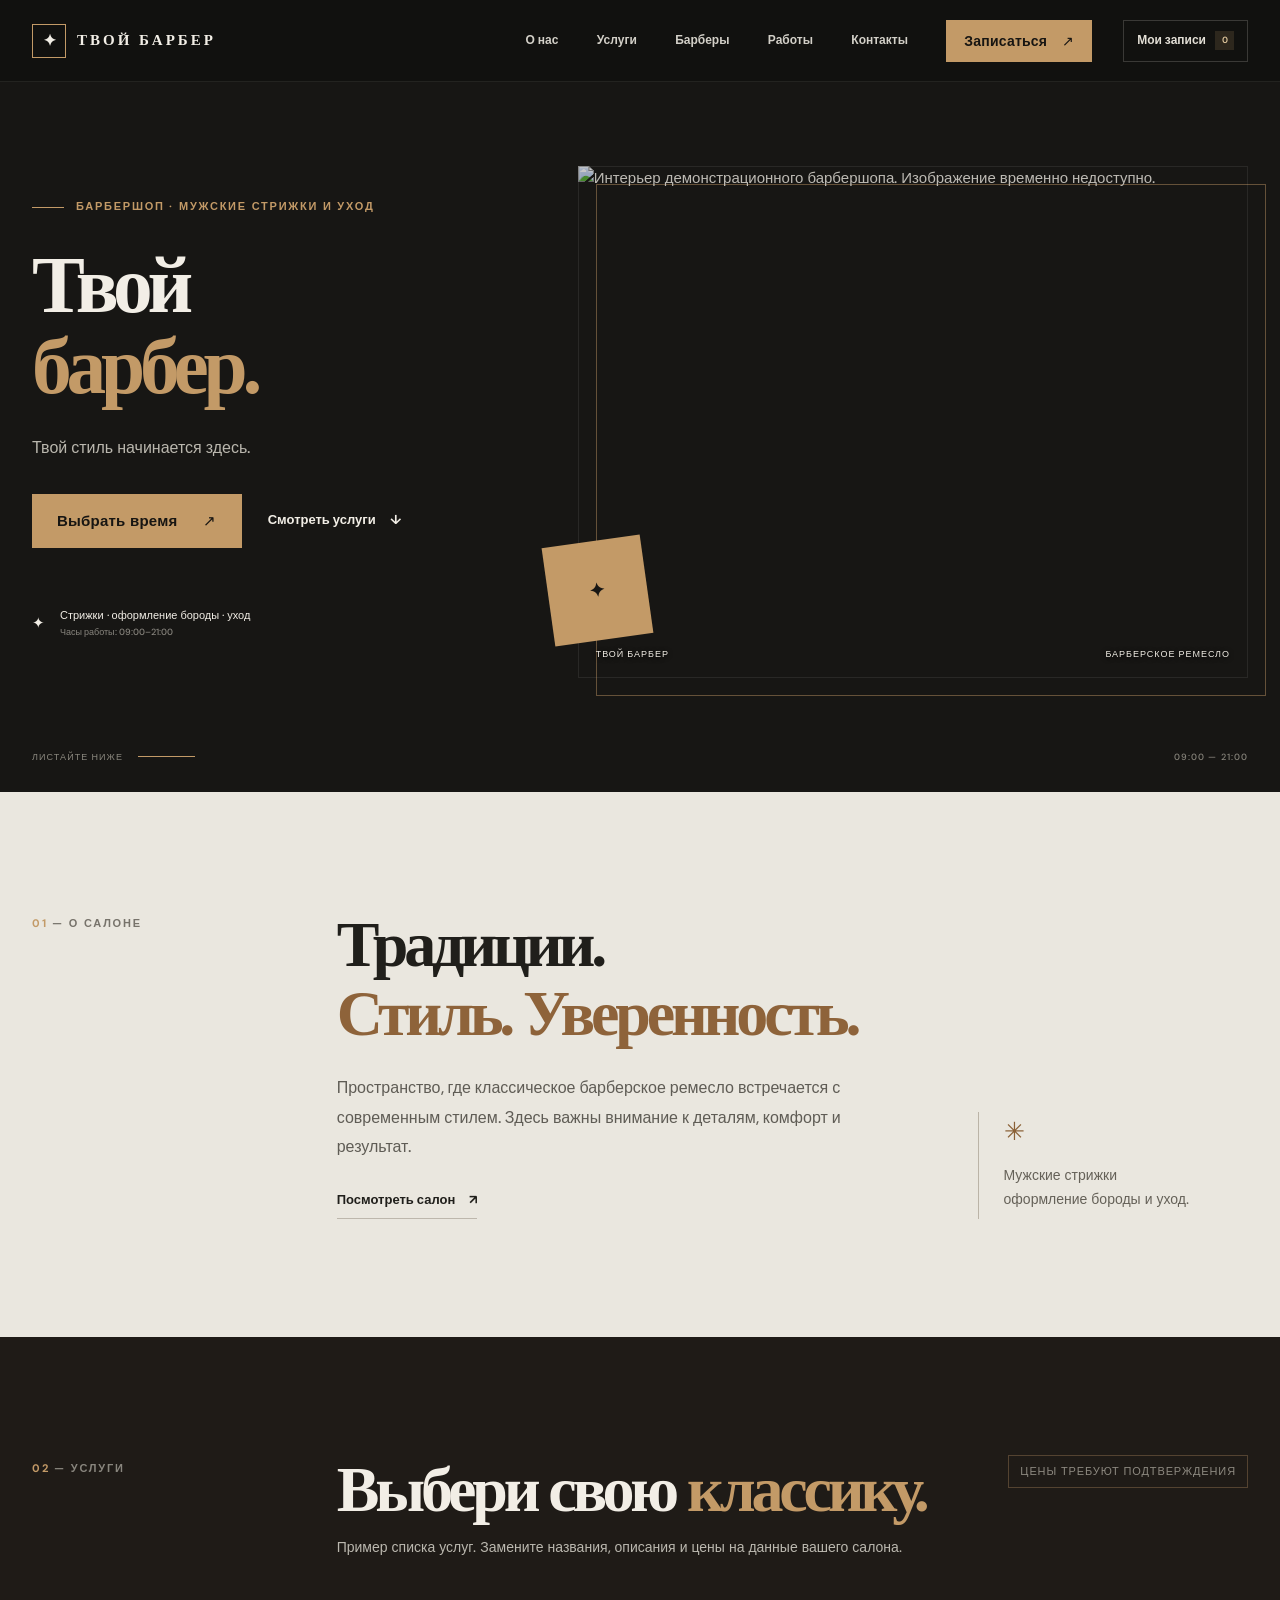
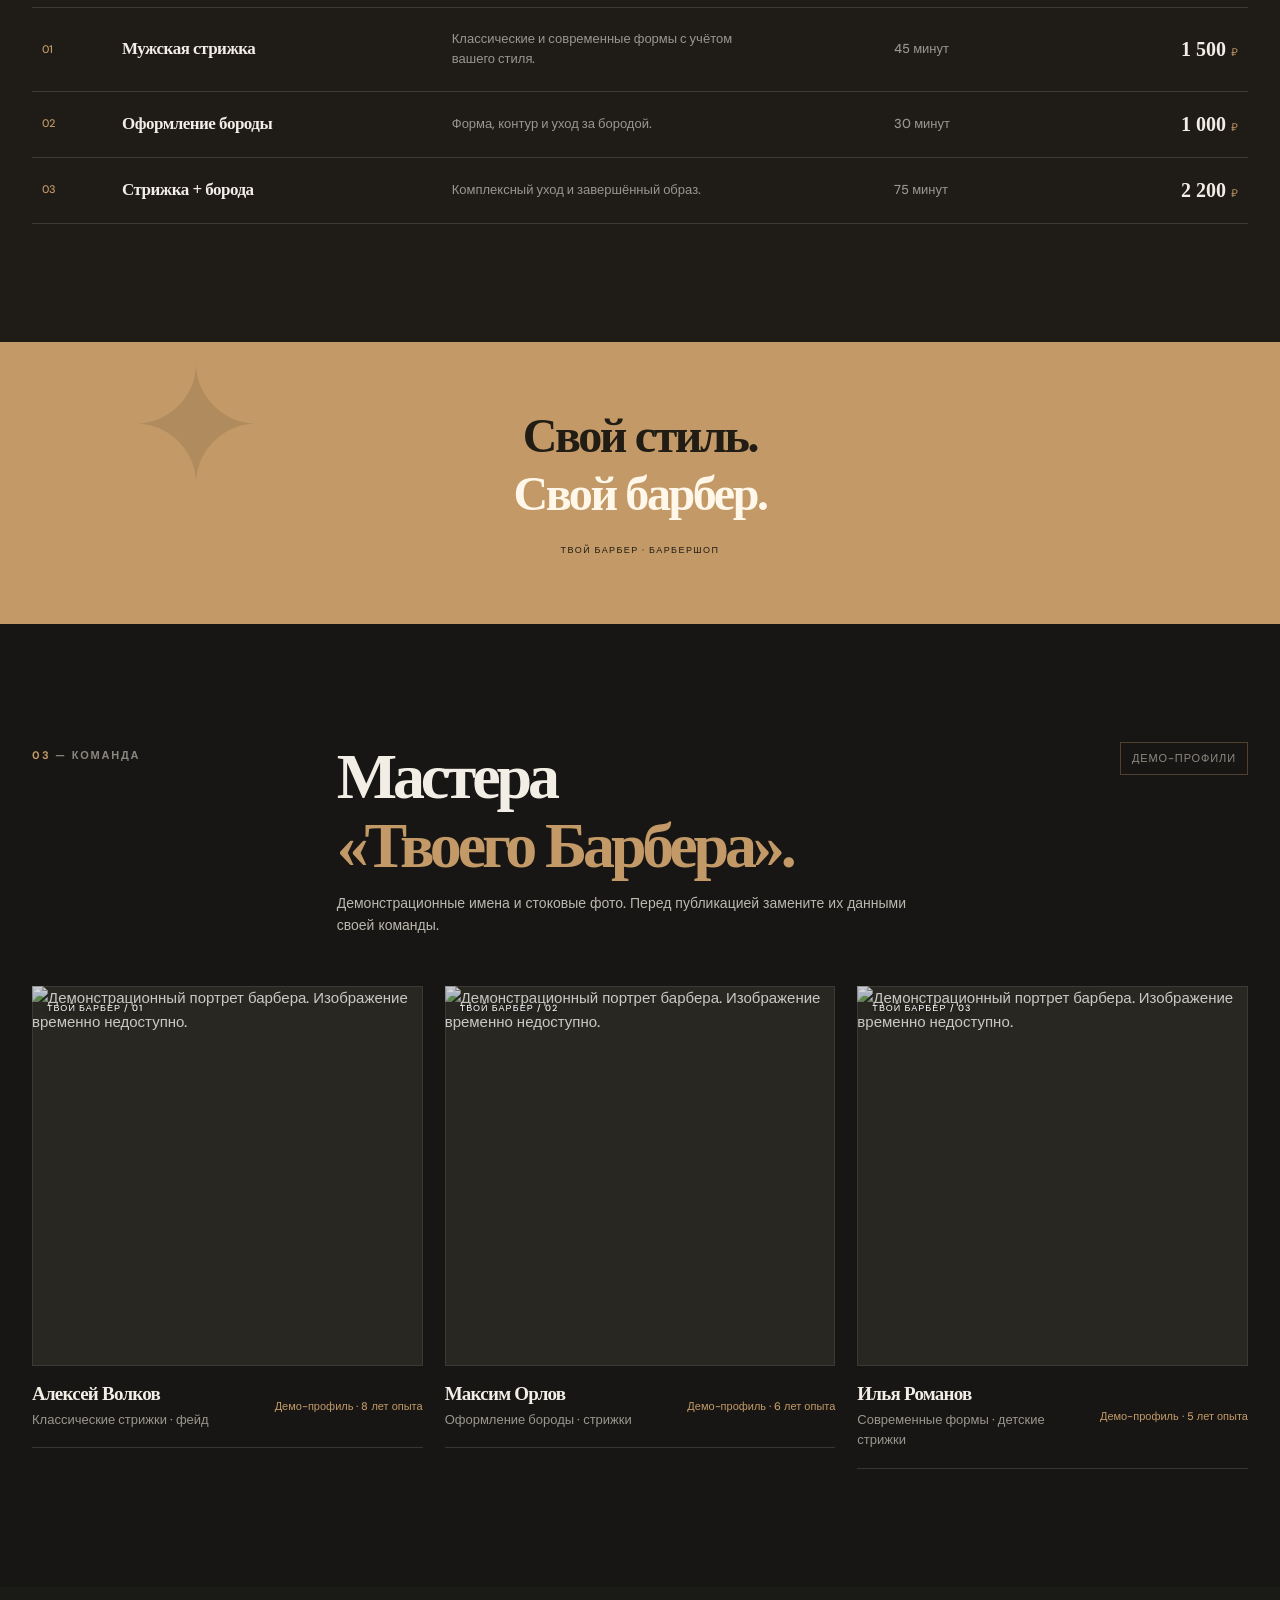
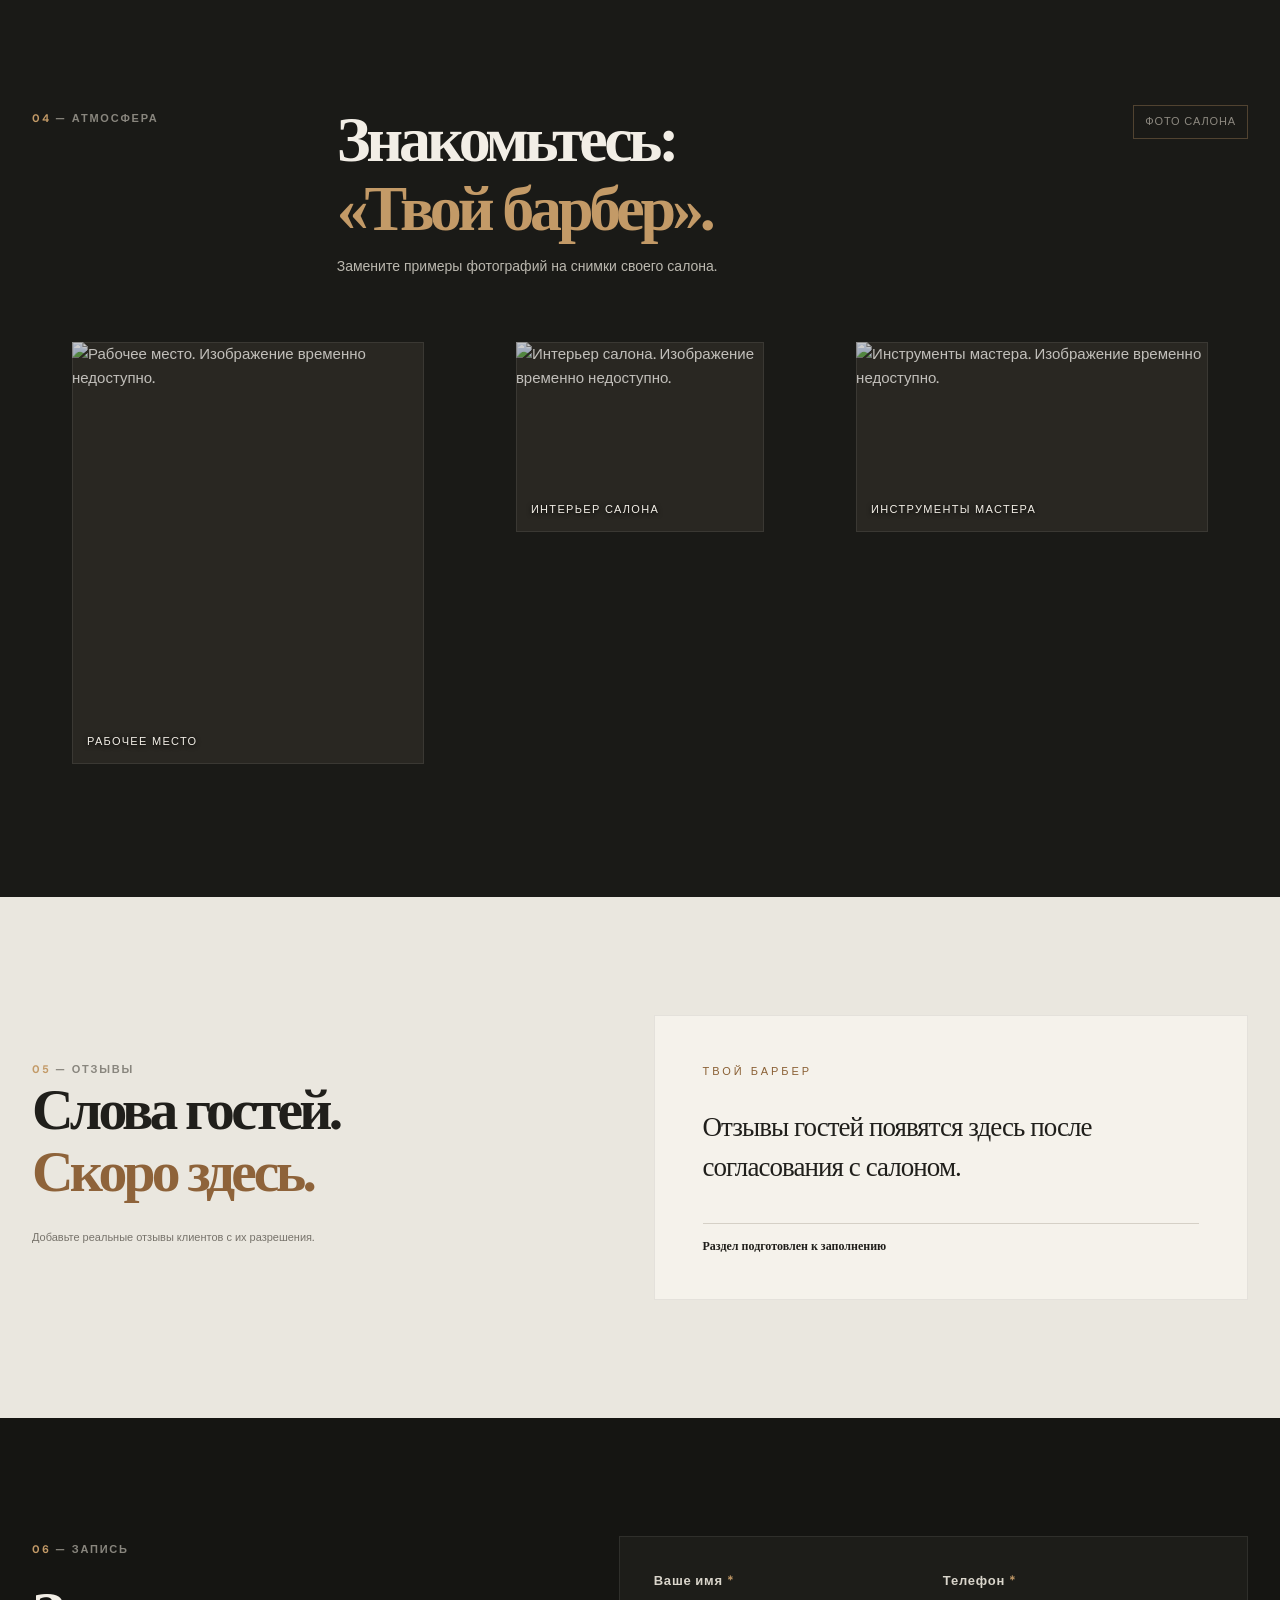
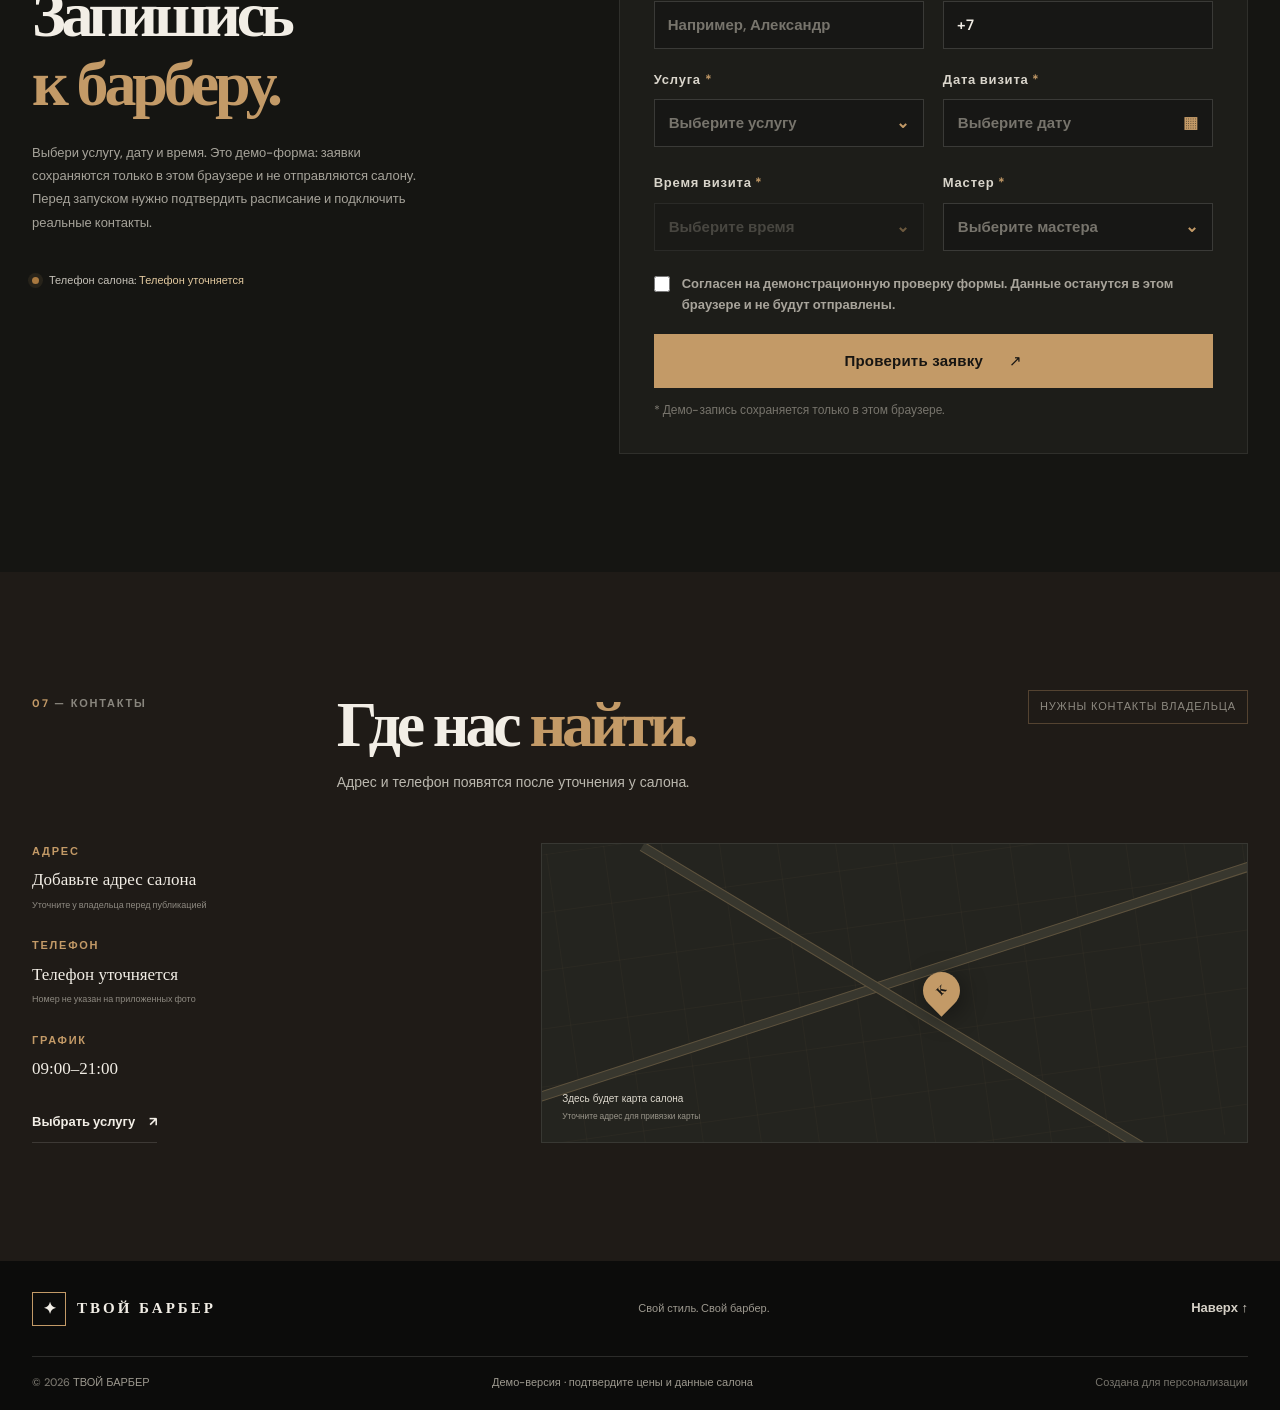
<file: template/index.html>
<!doctype html>
<html lang="ru">
<head>
  <meta charset="utf-8">
  <meta name="viewport" content="width=device-width, initial-scale=1">
  <meta name="theme-color" content="#11110f">
  <meta name="description" content="Демонстрационный сайт барбершопа с онлайн-записью.">
  <title>Твой барбер — демонстрационный сайт</title>
  <link rel="preconnect" href="https://images.unsplash.com">
  <link rel="preconnect" href="https://fonts.googleapis.com">
  <link rel="preconnect" href="https://fonts.gstatic.com" crossorigin>
  <link href="https://fonts.googleapis.com/css2?family=DM+Sans:wght@400;500;600;700&family=Manrope:wght@400;500;600;700;800&display=swap" rel="stylesheet">
  <link rel="stylesheet" href="styles.css">
  <script src="script.js" defer></script>
</head>
<body>
  <a class="skip-link" href="#main">Перейти к содержимому</a>
  <header class="site-header" id="top">
    <div class="header-inner wrap">
      <a class="brand" href="#top" aria-label="Твой барбер — на главную"><span class="brand-mark" aria-hidden="true">✦</span><span class="brand-name" data-brand>ТВОЙ БАРБЕР</span></a>
      <div class="header-actions"><button class="my-appointments-button" id="my-appointments-button" type="button" aria-haspopup="dialog" aria-controls="my-appointments-dialog">Мои записи <span class="appointment-count" id="appointment-count">0</span></button><button class="menu-toggle" type="button" aria-expanded="false" aria-controls="site-nav" aria-label="Открыть меню"><span></span><span></span></button></div>
      <nav class="site-nav" id="site-nav" aria-label="Основная навигация">
        <a href="#about">О нас</a><a href="#services">Услуги</a><a href="#barbers">Барберы</a><a href="#works">Работы</a><a href="#contacts">Контакты</a>
        <a class="button button-small nav-book" href="#booking">Записаться <span aria-hidden="true">↗</span></a>
      </nav>
    </div>
  </header>

  <main id="main">
    <section class="hero wrap" aria-labelledby="hero-title">
      <div class="hero-copy">
        <p class="eyebrow"><span class="eyebrow-line"></span> Барбершоп · мужские стрижки и уход</p>
        <h1 id="hero-title">Твой<br><em>барбер.</em></h1>
        <p class="hero-lead" data-tagline>Барберское ремесло. Свой стиль.</p>
        <div class="hero-actions"><a class="button" href="#booking">Выбрать время <span aria-hidden="true">↗</span></a><a class="text-link" href="#services">Смотреть услуги <span aria-hidden="true">↓</span></a></div>
        <div class="hero-proof"><span class="proof-mark" aria-hidden="true">✦</span><p>Стрижки · оформление бороды · уход<br><span>Часы работы: 09:00–21:00</span></p></div>
      </div>
      <div class="hero-visual">
        <img class="hero-image" data-image="hero" alt="Пример фотографии рабочего места в барбершопе" fetchpriority="high">
        <div class="hero-stamp" aria-hidden="true"><span class="brand-emblem-crop brand-emblem-large">✦</span></div>
        <div class="hero-caption"><span>ТВОЙ БАРБЕР</span><span>Барберское ремесло</span></div>
      </div>
      <div class="hero-bottom"><span>Листайте ниже</span><span class="scroll-line" aria-hidden="true"></span><span>09:00 — 21:00</span></div>
    </section>

    <section class="intro section-pad" id="about">
      <div class="wrap intro-grid"><p class="section-index">01 <span>— О салоне</span></p><div><h2>Традиции.<br><em>Стиль. Уверенность.</em></h2><p class="intro-text">Пространство, где классическое барберское ремесло встречается с современным стилем. Здесь важны внимание к деталям, комфорт и результат.</p><a class="text-link" href="#works">Посмотреть салон <span aria-hidden="true">↗</span></a></div><div class="intro-note"><span class="note-symbol">✳</span><p>Мужские стрижки<br>оформление бороды и уход.</p></div></div>
    </section>

    <section class="services section-pad" id="services">
      <div class="wrap"><div class="section-heading"><p class="section-index">02 <span>— Услуги</span></p><div><h2>Выбери свою <em>классику.</em></h2><p class="muted">Пример списка услуг. Замените названия, описания и цены на данные вашего салона.</p></div><span class="demo-tag">Цены требуют подтверждения</span></div>
        <div class="service-list" id="service-list" aria-live="polite"></div>
      </div>
    </section>

    <section class="quote-band" aria-label="Барбершоп Твой барбер"><div class="wrap quote-inner"><span class="quote-mark">✦</span><p>Свой стиль.<br><em>Свой барбер.</em></p><span class="quote-credit">ТВОЙ БАРБЕР · БАРБЕРШОП</span></div></section>

    <section class="barbers section-pad" id="barbers">
      <div class="wrap"><div class="section-heading"><p class="section-index">03 <span>— Команда</span></p><div><h2>Мастера<br><em>«Твоего Барбера».</em></h2><p class="muted">Демонстрационные имена и стоковые фото. Перед публикацией замените их данными своей команды.</p></div><span class="demo-tag">Демо-профили</span></div><div class="barber-grid" id="barber-grid"></div></div>
    </section>

    <section class="gallery section-pad" id="works">
      <div class="wrap"><div class="section-heading"><p class="section-index">04 <span>— Атмосфера</span></p><div><h2>Знакомьтесь:<br><em>«Твой барбер».</em></h2><p class="muted">Замените примеры фотографий на снимки своего салона.</p></div><span class="demo-tag">Фото салона</span></div><div class="gallery-grid" id="gallery-grid"></div></div>
    </section>

    <section class="reviews section-pad" id="reviews">
      <div class="wrap review-layout"><div><p class="section-index">05 <span>— Отзывы</span></p><h2>Слова гостей.<br><em>Скоро здесь.</em></h2><p class="review-disclaimer">Добавьте реальные отзывы клиентов с их разрешения.</p></div><div class="review-card" id="review-card" aria-live="polite"></div></div>
    </section>

    <section class="booking section-pad" id="booking">
      <div class="wrap booking-grid"><div class="booking-copy"><p class="section-index">06 <span>— Запись</span></p><h2>Запишись<br><em>к барберу.</em></h2><p>Выбери услугу, дату и время. Это демо-форма: заявки сохраняются только в этом браузере и не отправляются салону. Перед запуском нужно подтвердить расписание и подключить реальные контакты.</p><div class="booking-contact"><span class="contact-dot"></span><span>Телефон салона: <a data-phone-link href="#contacts" data-phone>уточняется</a></span></div></div>
        <form class="booking-form" id="booking-form" novalidate>
          <div class="form-row"><div class="field"><label for="client-name">Ваше имя <span>*</span></label><input id="client-name" name="name" autocomplete="name" placeholder="Например, Александр" required aria-describedby="name-error"><small class="field-error" id="name-error"></small></div><div class="field"><label for="client-phone">Телефон <span>*</span></label><input id="client-phone" name="phone" type="tel" autocomplete="tel" inputmode="tel" placeholder="+7 (___) ___-__-__" required aria-describedby="phone-error"><small class="field-error" id="phone-error"></small></div></div>
          <div class="form-row"><div class="field"><label for="service-select-trigger">Услуга <span>*</span></label><select class="picker-source" id="service-select" name="service" tabindex="-1" aria-hidden="true"><option value="">Выберите услугу</option></select><small class="field-error" id="service-error"></small></div><div class="field date-field"><label for="date-picker-trigger">Дата визита <span>*</span></label><input class="picker-source" id="visit-date" name="date" type="date" tabindex="-1" aria-hidden="true"><div class="calendar-wrap"><button class="picker-trigger calendar-trigger" id="date-picker-trigger" type="button" aria-haspopup="dialog" aria-expanded="false" aria-controls="calendar-popover" aria-describedby="date-error"><span>Выберите дату</span><span class="picker-chevron" aria-hidden="true">▦</span></button><div class="calendar-popover" id="calendar-popover" role="dialog" aria-label="Выберите дату визита" hidden><div class="calendar-head"><button class="calendar-nav" type="button" id="calendar-prev" aria-label="Предыдущий месяц">←</button><strong id="calendar-month"></strong><button class="calendar-nav" type="button" id="calendar-next" aria-label="Следующий месяц">→</button></div><div class="calendar-weekdays" aria-hidden="true"><span>Пн</span><span>Вт</span><span>Ср</span><span>Чт</span><span>Пт</span><span>Сб</span><span>Вс</span></div><div class="calendar-days" id="calendar-days"></div><p class="calendar-legend"><span aria-hidden="true">●</span> На дате уже есть запись; занятые часы недоступны</p></div></div><small class="field-error" id="date-error"></small></div></div>
          <div class="form-row"><div class="field"><label for="visit-time-trigger">Время визита <span>*</span></label><select class="picker-source" id="visit-time" name="time" tabindex="-1" aria-hidden="true" disabled><option value="">Сначала выберите дату</option></select><small class="field-error" id="time-error"></small></div><div class="field"><label for="barber-select-trigger">Мастер <span>*</span></label><select class="picker-source" id="barber-select" name="barber" tabindex="-1" aria-hidden="true"><option value="">Выберите мастера</option></select><small class="field-error" id="barber-error"></small></div></div>
          <div class="consent-row"><input id="consent" name="consent" type="checkbox" required aria-describedby="consent-error"><label for="consent">Согласен на демонстрационную проверку формы. Данные останутся в этом браузере и не будут отправлены.</label></div><small class="field-error consent-error" id="consent-error"></small>
          <button class="button form-submit" type="submit"><span class="submit-label">Проверить заявку</span><span class="submit-spinner" aria-hidden="true"></span><span class="submit-arrow" aria-hidden="true">↗</span></button><p class="form-result" id="form-result" role="status" aria-live="polite"></p><p class="form-footnote">* Демо-запись сохраняется только в этом браузере.</p>
        </form>
      </div>
    </section>

    <dialog class="appointments-dialog" id="my-appointments-dialog" aria-labelledby="appointments-title">
      <div class="appointments-panel"><div class="appointments-heading"><div><p class="section-index">ТВОЙ БАРБЕР <span>— Личный список</span></p><h2 id="appointments-title">Мои <em>записи.</em></h2></div><button class="appointments-close" id="appointments-close" type="button" aria-label="Закрыть окно">×</button></div><p class="appointments-note">Список хранится в этом браузере. Это демонстрационные записи: барбершоп их не получает.</p><div class="appointments-list" id="appointments-list" aria-live="polite"></div><p class="appointments-storage-note" id="appointments-storage-note"></p></div>
    </dialog>

    <dialog class="booking-success-dialog" id="booking-success-dialog" aria-labelledby="booking-success-title" aria-describedby="booking-success-summary">
      <div class="booking-success-panel"><span class="success-mark" aria-hidden="true">✓</span><p class="section-index">ТВОЙ БАРБЕР <span>— Заявка проверена</span></p><h2 id="booking-success-title">Вы записаны.</h2><p class="success-summary" id="booking-success-summary"></p><div class="success-actions"><button class="button" id="success-open-appointments" type="button">Мои записи <span aria-hidden="true">↗</span></button><button class="success-close" id="success-close" type="button">Продолжить</button></div></div>
    </dialog>

    <section class="contacts section-pad" id="contacts">
      <div class="wrap"><div class="section-heading"><p class="section-index">07 <span>— Контакты</span></p><div><h2>Где нас <em>найти.</em></h2><p class="muted">Адрес и телефон появятся после уточнения у салона.</p></div><span class="demo-tag">Нужны контакты владельца</span></div>
        <div class="contacts-grid"><div class="contact-details"><div class="contact-block"><span class="contact-label">Адрес</span><p data-address>Адрес салона уточняется<br><small>Уточните у владельца перед публикацией</small></p></div><div class="contact-block"><span class="contact-label">Телефон</span><a data-phone-link data-phone>Телефон уточняется</a><small>Номер не указан на приложенных фото</small></div><div class="contact-block"><span class="contact-label">График</span><p data-hours>09:00–21:00</p></div><a class="text-link" href="#booking">Выбрать услугу <span aria-hidden="true">↗</span></a></div><div class="map-placeholder" role="img" aria-label="Заглушка карты, адрес салона пока не указан"><div class="map-grid"></div><span class="map-road road-one"></span><span class="map-road road-two"></span><span class="map-pin">К</span><span class="map-caption">Здесь будет карта салона<br><small>Уточните адрес для привязки карты</small></span></div></div>
      </div>
    </section>
  </main>

  <footer class="site-footer"><div class="wrap footer-main"><a class="brand" href="#top"><span class="brand-mark" aria-hidden="true">✦</span><span class="brand-name" data-brand>ТВОЙ БАРБЕР</span></a><p>Свой стиль. Свой барбер.</p><a class="back-top" href="#top">Наверх ↑</a></div><div class="wrap footer-bottom"><span>© <span id="year"></span> <span data-brand>ТВОЙ БАРБЕР</span></span><span>Демо-версия · подтвердите цены и данные салона</span><span>Создана для персонализации</span></div></footer>
</body>
</html>
</file>
<file: styles.css>
:root{--ink:#11110f;--ink-soft:#1d1f1d;--panel:#222522;--paper:#f1eee7;--muted:#bbb8af;--line:rgba(241,238,231,.14);--accent:#71b7a9;--accent-bright:#a4d5cb;--font-display:Georgia,'Times New Roman',serif;--font-body:'DM Sans',Arial,sans-serif;--wrap:1240px;--ease:cubic-bezier(.2,.7,.2,1)}
*{box-sizing:border-box}html{scroll-behavior:smooth;scroll-padding-top:90px}body{margin:0;background:var(--ink);color:var(--paper);font-family:var(--font-body);font-size:15px;line-height:1.6;-webkit-font-smoothing:antialiased}body.menu-open{overflow:hidden}img{display:block;width:100%;height:100%;object-fit:cover;outline:1px solid rgba(255,255,255,.1);outline-offset:-1px}a{color:inherit;text-decoration:none}button,input,select{font:inherit}button,a,input,select{-webkit-tap-highlight-color:transparent}button:focus-visible,a:focus-visible,input:focus-visible,select:focus-visible{outline:2px solid var(--accent-bright);outline-offset:4px}.wrap{width:min(var(--wrap),calc(100% - 64px));margin-inline:auto}.skip-link{position:fixed;top:12px;left:12px;z-index:1000;padding:12px 18px;background:var(--accent);color:var(--ink);transform:translateY(-160%)}.skip-link:focus{transform:translateY(0)}
.site-header{height:82px;position:sticky;top:0;z-index:50;background:rgba(17,17,15,.94);backdrop-filter:blur(14px);border-bottom:1px solid rgba(241,238,231,.08)}.header-inner,.site-nav{display:flex;align-items:center}.header-inner{height:100%;justify-content:space-between}.brand{display:inline-flex;align-items:center;gap:11px;min-width:max-content}.brand-mark{display:grid;place-items:center;width:34px;height:34px;border:1px solid var(--accent);font:800 16px var(--font-display);letter-spacing:-.08em}.brand-mark span{color:var(--accent)}.brand-name{font:800 15px var(--font-display);letter-spacing:.2em}.site-nav{gap:clamp(18px,3vw,42px);font-size:12px;color:#d3d0c8}.site-nav>a:not(.button){transition:color .16s ease}.site-nav>a:not(.button):hover,.text-link:hover,.back-top:hover{color:var(--accent-bright)}.button{min-height:54px;padding:0 24px;display:inline-flex;align-items:center;justify-content:center;gap:26px;background:var(--accent);color:#171512;border:1px solid var(--accent);font:700 12px var(--font-body);letter-spacing:.04em;transition:background .18s ease,color .18s ease,border-color .18s ease,transform .16s ease}.button:hover{background:var(--accent-bright);border-color:var(--accent-bright)}.button:active,.round-button:active{transform:scale(.96)}.button-small{min-height:42px;padding-inline:17px;gap:15px;font-size:11px}.menu-toggle{display:none}
.hero{min-height:710px;display:grid;grid-template-columns:.95fr 1.05fr;align-items:center;position:relative;padding-block:70px 100px}.hero-copy{position:relative;z-index:1;padding:34px 0 40px}.eyebrow,.section-index,.contact-label{font-size:10px;font-weight:700;letter-spacing:.16em;text-transform:uppercase}.eyebrow{display:flex;align-items:center;gap:12px;color:var(--accent);margin:0 0 29px}.eyebrow-line{width:32px;height:1px;background:var(--accent)}h1,h2,p{margin-top:0}h1,h2{font-family:var(--font-display);font-weight:600;letter-spacing:-.065em;text-wrap:balance}h1{font-size:clamp(53px,6.2vw,88px);line-height:1.02;margin-bottom:27px}h1 em,h2 em,.quote-inner em{color:var(--accent);font-style:normal}.hero-lead{max-width:360px;color:#bab7ae;font-size:15px;line-height:1.8;margin-bottom:31px}.hero-actions{display:flex;align-items:center;gap:26px}.text-link{display:inline-flex;align-items:center;gap:14px;font-size:12px;font-weight:600;transition:color .16s ease}.hero-proof{display:flex;align-items:center;gap:15px;margin-top:59px}.proof-stars{font-size:12px;letter-spacing:2px;color:var(--accent)}.hero-proof p{margin:0;font-size:11px;line-height:1.5}.hero-proof p span{color:#89867f;font-size:9px}.hero-visual{height:512px;position:relative;margin-left:-5%;overflow:visible}.hero-visual:before{content:"";position:absolute;inset:18px -18px -18px 18px;border:1px solid rgba(113,183,169,.45);z-index:0}.hero-image{position:relative;z-index:1;filter:brightness(.78);object-position:center 54%}.hero-stamp{position:absolute;z-index:2;left:-30px;bottom:38px;width:99px;height:99px;background:var(--accent);color:var(--ink);display:flex;flex-direction:column;align-items:center;justify-content:center;transform:rotate(-8deg)}.hero-stamp span{font:800 19px var(--font-display);letter-spacing:.1em}.hero-stamp b{font:600 8px var(--font-body);text-align:center;letter-spacing:.12em;line-height:1.3;margin-top:5px}.hero-caption{position:absolute;z-index:2;bottom:17px;right:18px;left:18px;display:flex;justify-content:space-between;font-size:9px;letter-spacing:.11em;text-transform:uppercase;text-shadow:0 1px 5px #000}.hero-bottom{position:absolute;left:0;right:0;bottom:28px;display:flex;align-items:center;gap:15px;color:#8a877e;font-size:9px;letter-spacing:.12em;text-transform:uppercase}.hero-bottom span:last-child{margin-left:auto}.scroll-line{width:57px;height:1px;background:var(--accent)}
.section-pad{padding:118px 0}.intro{background:#eae7df;color:#201f1b}.intro-grid{display:grid;grid-template-columns:.68fr 1.55fr .7fr;gap:42px}.section-index{color:var(--accent);margin:5px 0 0;white-space:nowrap}.section-index span{color:#89867e}.intro .section-index span{color:#77736b}.intro h2,.section-heading h2,.review-layout h2,.booking h2{font-size:clamp(42px,5vw,65px);line-height:1.08;margin:0 0 25px}.intro h2 em{color:#326f65}.intro-text{max-width:540px;font-size:16px;line-height:1.85;color:#5f5c55;margin-bottom:25px}.intro .text-link{border-bottom:1px solid #bdb7ac;padding-bottom:7px}.intro-note{align-self:end;padding:0 0 7px 25px;border-left:1px solid #bbb4a7;color:#656158}.note-symbol{font-size:25px;color:#4b8c80}.intro-note p{font-size:12px;line-height:1.7;margin:12px 0 0}
.services{background:var(--ink-soft)}.section-heading{display:grid;grid-template-columns:.68fr 1.55fr .7fr;gap:42px;align-items:start;margin-bottom:49px}.section-heading h2{margin-bottom:12px}.muted{color:var(--muted);font-size:13px;margin:0}.demo-tag{justify-self:end;color:#8d8980;border:1px solid rgba(113,183,169,.32);padding:7px 11px;font-size:9px;letter-spacing:.08em;text-transform:uppercase}.service-list{border-top:1px solid var(--line)}.service-row{display:grid;grid-template-columns:60px 1.1fr 1.5fr .7fr .45fr;align-items:center;gap:20px;padding:21px 10px;border-bottom:1px solid var(--line);transition:background .16s ease,padding .2s ease}.service-row:hover{background:rgba(255,255,255,.025);padding-inline:17px}.service-number{color:var(--accent);font-size:10px}.service-row h3{font:600 17px var(--font-display);letter-spacing:-.03em;margin:0}.service-row p{color:#99968e;font-size:11px;line-height:1.55;margin:0;max-width:290px}.service-time{color:#99968e;font-size:10px}.service-price{font:600 20px var(--font-display);text-align:right;white-space:nowrap;font-variant-numeric:tabular-nums}.service-price small{font:400 11px var(--font-body);color:var(--accent)}
.quote-band{background:#71b7a9;color:#211c14;overflow:hidden}.quote-inner{min-height:282px;position:relative;display:grid;place-content:center;text-align:center}.quote-mark{position:absolute;top:6px;left:8%;font:160px Georgia,serif;line-height:1;color:rgba(37,30,21,.12)}.quote-inner p{font:600 clamp(31px,4vw,48px)/1.2 var(--font-display);letter-spacing:-.05em;margin:0 0 21px}.quote-inner em{color:#fff7e9}.quote-credit{font-size:9px;text-transform:uppercase;letter-spacing:.16em}
.barbers{background:var(--ink)}.barber-grid{display:grid;grid-template-columns:repeat(3,1fr);gap:22px}.barber-card{min-width:0}.barber-photo{height:380px;position:relative;overflow:hidden;background:#292722}.barber-photo img{filter:saturate(.65) brightness(.84);transition:transform .5s var(--ease),filter .3s ease}.barber-card:hover .barber-photo img{transform:scale(1.035);filter:saturate(.85) brightness(.92)}.barber-index{position:absolute;left:15px;top:15px;color:white;font-size:9px;letter-spacing:.12em;text-shadow:0 1px 5px #111}.barber-info{display:grid;grid-template-columns:1fr auto;gap:5px 10px;padding:17px 0;border-bottom:1px solid var(--line)}.barber-info h3{font:600 19px var(--font-display);letter-spacing:-.04em;margin:0}.barber-info p{grid-column:1;margin:0;color:#99968e;font-size:11px}.barber-exp{grid-column:2;grid-row:1/3;align-self:center;color:var(--accent);font-size:10px;text-align:right}
.gallery{background:#1a1a17}.gallery-grid{display:grid;grid-template-columns:1fr .76fr 1fr;grid-template-rows:220px 220px;gap:12px}.gallery-item{position:relative;overflow:hidden;background:#292722}.gallery-item:nth-child(1){grid-row:span 2}.gallery-item:nth-child(4){grid-column:2/4}.gallery-item img{filter:brightness(.8) saturate(.75);transition:transform .5s var(--ease),filter .3s ease}.gallery-item:hover img{transform:scale(1.04);filter:brightness(.94) saturate(.9)}.gallery-caption{position:absolute;left:15px;bottom:13px;font-size:9px;text-transform:uppercase;letter-spacing:.12em;text-shadow:0 1px 5px #000}
.reviews{background:#eae7df;color:#201f1b}.review-layout{display:grid;grid-template-columns:.8fr 1fr;gap:12%;align-items:center}.review-layout h2{font-size:clamp(38px,4.5vw,58px)}.review-layout h2 em{color:#326f65}.review-disclaimer{max-width:330px;color:#77736b;font-size:10px;line-height:1.7}.review-controls{display:flex;align-items:center;gap:10px;margin-top:31px}.round-button{width:43px;height:43px;border:1px solid #bdb7ac;background:transparent;color:#25231f;cursor:pointer;font-size:17px;transition:background .16s ease,color .16s ease,transform .16s ease}.round-button:hover{background:#25231f;color:#f1eee7}.review-count{font-size:10px;color:#77736b;margin-left:8px;font-variant-numeric:tabular-nums}.review-card{min-height:285px;padding:42px 48px;background:#f5f2eb;display:flex;flex-direction:column;justify-content:space-between;border:1px solid rgba(32,31,27,.08)}.review-stars{color:#4b8c80;letter-spacing:3px;font-size:11px}.review-text{font:500 clamp(20px,2.3vw,27px)/1.5 var(--font-display);letter-spacing:-.035em;margin:25px 0 35px}.review-author{display:flex;justify-content:space-between;align-items:end;border-top:1px solid #d5d0c6;padding-top:15px}.review-author strong{font:600 12px var(--font-display)}.review-author span{color:#77736b;font-size:10px}
.booking{background:#151512}.booking-grid{display:grid;grid-template-columns:.85fr 1.15fr;gap:10%;align-items:start}.booking h2{font-size:clamp(44px,5vw,64px);margin:22px 0}.booking-copy>p:not(.section-index){max-width:390px;color:#a6a39a;font-size:13px;line-height:1.8}.booking-contact{display:flex;align-items:center;gap:10px;margin-top:38px;font-size:11px;color:#c5c1b8}.booking-contact a{color:var(--accent-bright)}.contact-dot{width:7px;height:7px;border-radius:50%;background:#8baf83;box-shadow:0 0 0 4px rgba(139,175,131,.1)}.booking-form{padding:34px;background:#1d1d19;border:1px solid rgba(255,255,255,.08)}.form-row{display:grid;grid-template-columns:1fr 1fr;gap:19px}.field{display:flex;flex-direction:column;margin-bottom:21px}.field label{font-size:10px;letter-spacing:.06em;margin-bottom:9px;color:#d9d5cb}.field label span{color:var(--accent)}.field input,.field select{height:48px;width:100%;padding:0 13px;background:#171715;border:1px solid rgba(241,238,231,.16);color:var(--paper);border-radius:0;font-size:12px}.field input::placeholder{color:#77746c}.field select:invalid{color:#77746c}.field select option{color:var(--paper);background:#171715}.field input:focus,.field select:focus{border-color:var(--accent);outline:none}.field [aria-invalid="true"],.consent-row input[aria-invalid="true"]{border-color:#dc8170}.field-error{display:block;min-height:0;color:#ef9a89;font-size:10px;line-height:1.4}.field-error:not(:empty){margin-top:5px}.consent-row{display:grid;grid-template-columns:18px 1fr;gap:10px;align-items:start;margin:2px 0 0}.consent-row input{width:16px;height:16px;accent-color:var(--accent);margin:2px 0 0}.consent-row label{font-size:10px;line-height:1.55;color:#a8a49b}.consent-error{margin-left:28px}.form-submit{width:100%;margin-top:18px;cursor:pointer}.form-result{min-height:0;margin:0;color:#a9c29d;font-size:11px;line-height:1.6}.form-result:not(:empty){margin-top:15px;padding:12px;background:rgba(139,175,131,.08);border-left:2px solid #8baf83}.form-result.is-error{color:#ef9a89;border-color:#dc8170;background:rgba(220,129,112,.08)}.form-footnote{margin:13px 0 0;color:#77746c;font-size:9px}
.contacts{background:var(--ink-soft)}.contacts-grid{display:grid;grid-template-columns:.75fr 1.25fr;gap:7%;align-items:stretch}.contact-details{display:flex;flex-direction:column;align-items:flex-start}.contact-block{margin-bottom:25px}.contact-label{display:block;color:var(--accent);font-size:9px;margin-bottom:7px}.contact-block p,.contact-block>a{font:500 17px/1.5 var(--font-display);margin:0}.contact-block small{display:block;color:#8d8980;font:400 9px/1.6 var(--font-body);margin-top:5px}.contact-details>.text-link{margin-top:auto;border-bottom:1px solid var(--line);padding-bottom:9px}.map-placeholder{min-height:300px;position:relative;overflow:hidden;background:#24241f;border:1px solid rgba(255,255,255,.09)}.map-grid{position:absolute;inset:0;opacity:.35;background-image:linear-gradient(rgba(113,183,169,.12) 1px,transparent 1px),linear-gradient(90deg,rgba(113,183,169,.12) 1px,transparent 1px);background-size:46px 46px;transform:rotate(-8deg) scale(1.25)}.map-road{position:absolute;height:10px;background:#38372e;border-block:1px solid rgba(113,183,169,.28);transform-origin:center}.road-one{width:120%;top:43%;left:-8%;transform:rotate(-18deg)}.road-two{width:100%;top:60%;left:7%;transform:rotate(31deg)}.map-pin{position:absolute;left:54%;top:43%;width:37px;height:37px;display:grid;place-items:center;border-radius:50% 50% 50% 0;transform:rotate(-45deg);background:var(--accent);color:var(--ink);font:800 12px var(--font-display);box-shadow:0 5px 25px rgba(0,0,0,.4)}.map-pin:first-letter{transform:rotate(45deg)}.map-caption{position:absolute;bottom:18px;left:20px;font-size:10px;line-height:1.7;color:#ded9ce}.map-caption small{color:#99958a}
.site-footer{background:#0c0c0b;padding:31px 0 19px}.footer-main,.footer-bottom{display:flex;align-items:center;justify-content:space-between}.footer-main{padding-bottom:30px;border-bottom:1px solid var(--line)}.footer-main>p{color:#9d998f;font-size:11px;margin:0}.back-top{font-size:10px;color:#d5d0c6;transition:color .16s ease}.footer-bottom{padding-top:17px;color:#77746c;font-size:9px}.footer-bottom span:nth-child(2){color:#9d998f}
@media(max-width:900px){.wrap{width:min(var(--wrap),calc(100% - 44px))}.site-nav{gap:18px}.site-nav>a{font-size:10px}.hero{min-height:640px;grid-template-columns:1fr .9fr}.hero-visual{height:430px;margin-left:-1%}.hero h1{font-size:clamp(50px,7vw,70px)}.intro-grid,.section-heading{grid-template-columns:.55fr 1.45fr;gap:25px}.intro-note{grid-column:2;display:flex;gap:14px;align-items:center;border-left:0;border-top:1px solid #bbb4a7;padding:15px 0 0}.intro-note p{margin:0}.section-heading .demo-tag{grid-column:2;justify-self:start;margin-top:-10px}.service-row{grid-template-columns:36px 1fr 1.3fr .5fr .45fr;gap:12px}.barber-photo{height:310px}.gallery-grid{grid-template-rows:190px 190px}.booking-grid{gap:6%}}
@media(max-width:680px){html{scroll-padding-top:72px}.wrap{width:calc(100% - 38px)}.site-header{height:68px}.brand-mark{width:31px;height:31px}.menu-toggle{display:flex;width:44px;height:44px;padding:12px 9px;flex-direction:column;justify-content:center;gap:6px;border:1px solid var(--line);background:transparent;color:var(--paper);cursor:pointer}.menu-toggle span{height:1px;width:100%;background:var(--paper);transition:transform .18s ease}.menu-toggle[aria-expanded="true"] span:first-child{transform:translateY(3.5px) rotate(45deg)}.menu-toggle[aria-expanded="true"] span:last-child{transform:translateY(-3.5px) rotate(-45deg)}.site-nav{position:fixed;inset:68px 0 0;background:var(--ink);display:flex;align-items:stretch;flex-direction:column;gap:0;padding:18px 22px 30px;transform:translateX(100%);visibility:hidden;transition:transform .25s var(--ease),visibility .25s}.site-nav.is-open{transform:translateX(0);visibility:visible}.site-nav>a:not(.button){font:500 20px var(--font-display);padding:17px 0;border-bottom:1px solid var(--line)}.site-nav .nav-book{margin-top:25px}.hero{min-height:auto;display:flex;flex-direction:column;align-items:stretch;padding-block:49px 83px}.hero-copy{padding:0}.eyebrow{font-size:8px;margin-bottom:22px}.hero h1{font-size:clamp(48px,12vw,70px);margin-bottom:18px}.hero-lead{font-size:13px;max-width:310px;margin-bottom:23px}.hero-actions{gap:19px}.hero-actions .button{min-height:49px;padding-inline:16px;gap:13px}.hero-proof{margin-top:27px}.hero-visual{height:350px;margin:40px 8px 0 12px}.hero-visual:before{inset:12px -12px -12px 12px}.hero-stamp{width:78px;height:78px;left:-22px;bottom:24px}.hero-stamp span{font-size:15px}.hero-bottom{bottom:25px;font-size:8px}.section-pad{padding:78px 0}.intro-grid{display:grid;grid-template-columns:1fr;gap:22px}.intro-grid>.section-index{margin:0}.intro h2,.section-heading h2,.review-layout h2,.booking h2{font-size:clamp(39px,10vw,52px);margin-bottom:17px}.intro-text{font-size:14px}.intro-note{grid-column:1;margin-top:6px}.section-heading{grid-template-columns:1fr;gap:16px;margin-bottom:31px}.section-heading .section-index{margin:0}.section-heading .demo-tag{grid-column:1;margin:0}.section-heading h2{margin-bottom:10px}.service-row{grid-template-columns:28px 1fr auto;gap:5px 12px;padding:17px 2px}.service-number{grid-row:1/3;align-self:start;padding-top:5px}.service-row h3{font-size:15px}.service-row p{grid-column:2;grid-row:2;max-width:none;font-size:10px}.service-time{grid-column:2;grid-row:3;font-size:9px;margin-top:6px}.service-price{grid-column:3;grid-row:1/3;font-size:17px;align-self:start;padding-top:1px}.quote-inner{min-height:220px}.quote-mark{font-size:105px;left:2%;top:22px}.quote-inner p{font-size:32px}.barber-grid{grid-template-columns:1fr 1fr;gap:25px 13px}.barber-card:last-child{grid-column:1/-1;width:calc(50% - 7px)}.barber-photo{height:clamp(205px,58vw,310px)}.barber-info{padding:12px 0}.barber-info h3{font-size:15px}.barber-info p{font-size:9px}.barber-exp{font-size:9px}.gallery-grid{grid-template-columns:1fr 1fr;grid-template-rows:190px 150px 150px;gap:8px}.gallery-item:nth-child(1){grid-row:span 2}.gallery-item:nth-child(4){grid-column:1/3}.gallery-caption{left:10px;bottom:9px;font-size:8px}.review-layout{grid-template-columns:1fr;gap:29px}.review-disclaimer{max-width:100%}.review-card{min-height:260px;padding:27px 24px}.review-text{font-size:21px;margin:22px 0 28px}.booking-grid{grid-template-columns:1fr;gap:32px}.booking h2{margin:17px 0}.booking-copy>p:not(.section-index){font-size:12px}.booking-contact{margin-top:23px}.booking-form{padding:23px 18px}.form-row{grid-template-columns:1fr;gap:0}.field{margin-bottom:17px}.contacts-grid{grid-template-columns:1fr;gap:32px}.contact-block{margin-bottom:19px}.map-placeholder{min-height:230px}.footer-main{align-items:flex-start;gap:12px;flex-wrap:wrap}.footer-main>p{order:3;flex-basis:100%;margin-top:3px}.footer-bottom{align-items:flex-start;gap:7px;flex-direction:column}.footer-bottom span:nth-child(2){order:3}}
@media(max-width:370px){.hero h1{font-size:45px}.hero-actions{align-items:flex-start;flex-direction:column}.hero-actions .text-link{padding:8px 0}.barber-grid{grid-template-columns:1fr}.barber-card:last-child{grid-column:auto;width:100%}.barber-photo{height:320px}.gallery-grid{grid-template-rows:150px 125px 125px}.service-row{grid-template-columns:22px 1fr auto;gap:5px 8px}}
@media(prefers-reduced-motion:reduce){*,*::before,*::after{scroll-behavior:auto!important;animation-duration:.01ms!important;animation-iteration-count:1!important;transition-duration:.01ms!important}}
.field input:disabled,.field select:disabled{opacity:.55;cursor:not-allowed}
.picker-source{position:absolute!important;width:1px!important;height:1px!important;padding:0!important;margin:-1px!important;overflow:hidden!important;clip:rect(0,0,0,0)!important;white-space:nowrap!important;border:0!important}
.custom-picker,.calendar-wrap{position:relative;width:100%}
.picker-trigger{width:100%;min-height:48px;padding:0 14px;display:flex;align-items:center;justify-content:space-between;gap:12px;text-align:left;background:#171715;border:1px solid rgba(241,238,231,.16);color:#77746c;cursor:pointer;font-size:12px;transition:border-color .16s ease,color .16s ease,background .16s ease}
.picker-trigger.has-value{color:var(--paper)}
.picker-trigger:hover,.picker-trigger[aria-expanded="true"]{border-color:var(--accent);background:#1b1b18}
.picker-trigger[aria-invalid="true"]{border-color:#dc8170}
.picker-trigger:disabled{opacity:.48;cursor:not-allowed}
.picker-chevron{color:var(--accent);font-size:16px;line-height:1;flex:none}
.picker-popover,.calendar-popover{position:absolute;z-index:30;top:calc(100% + 7px);left:0;width:100%;padding:7px;background:#20201c;border:1px solid rgba(113,183,169,.43);box-shadow:0 18px 45px rgba(0,0,0,.42)}
.picker-popover[hidden],.calendar-popover[hidden]{display:none}
.picker-options{display:flex;flex-direction:column;max-height:250px;overflow-y:auto;overscroll-behavior:contain;scrollbar-color:#66553a #20201c;scrollbar-width:thin}
.picker-option{width:100%;min-height:44px;padding:9px 11px;display:flex;flex-direction:column;align-items:flex-start;justify-content:center;gap:2px;border:0;border-bottom:1px solid rgba(241,238,231,.07);background:transparent;color:var(--paper);text-align:left;cursor:pointer;font-size:12px;transition:background .14s ease,color .14s ease}
.picker-option:last-child{border-bottom:0}
.picker-option small{color:#969187;font-size:9px}
.picker-option:hover,.picker-option:focus-visible,.picker-option[aria-selected="true"]{background:rgba(113,183,169,.13);color:var(--accent-bright);outline:none}
.picker-option[aria-selected="true"]:after{content:"✓";position:absolute;right:17px;color:var(--accent)}
.picker-options--time{display:grid;grid-template-columns:repeat(3,minmax(0,1fr));gap:4px;padding:3px}
.picker-options--time .picker-option{min-height:40px;align-items:center;padding:7px 3px;border:1px solid rgba(241,238,231,.08);font-variant-numeric:tabular-nums}
.picker-options--time .picker-option[aria-selected="true"]:after{content:none}
.calendar-popover{width:min(320px,calc(100vw - 54px));padding:15px}
.calendar-head{display:grid;grid-template-columns:38px 1fr 38px;align-items:center;gap:8px;margin-bottom:13px}
.calendar-head strong{text-align:center;font:600 12px var(--font-display);text-transform:capitalize;color:var(--paper)}
.calendar-nav{width:36px;height:36px;border:1px solid rgba(241,238,231,.12);background:#171715;color:var(--accent);cursor:pointer;transition:background .15s ease,border-color .15s ease}
.calendar-nav:hover:not(:disabled){background:rgba(113,183,169,.13);border-color:var(--accent)}
.calendar-nav:disabled{opacity:.3;cursor:not-allowed}
.calendar-weekdays,.calendar-days{display:grid;grid-template-columns:repeat(7,minmax(0,1fr));gap:4px}
.calendar-weekdays{margin-bottom:5px}
.calendar-weekdays span{display:grid;place-items:center;height:28px;color:#8f8b82;font-size:9px;text-transform:uppercase}
.calendar-day,.calendar-empty{width:100%;aspect-ratio:1;display:grid;place-items:center}
.calendar-day{border:1px solid transparent;background:transparent;color:#e7e2d9;cursor:pointer;font-size:11px;transition:background .14s ease,color .14s ease,border-color .14s ease}
.calendar-day:hover:not(:disabled){background:rgba(113,183,169,.17);color:var(--accent-bright)}
.calendar-day.is-today{border-color:rgba(113,183,169,.55);color:var(--accent-bright)}
.calendar-day.is-selected{background:var(--accent);color:#171512;font-weight:700}
.calendar-day:disabled{color:#5e5c55;cursor:not-allowed}
.date-field .field-error{margin-top:5px}
@media(max-width:680px){.calendar-popover{width:min(320px,calc(100vw - 56px))}.picker-options{max-height:220px}.picker-option{min-height:46px}}
.site-nav{order:2;margin-left:auto}.header-actions{order:3;margin-left:clamp(14px,2.4vw,32px);display:flex;align-items:center;gap:9px}
.my-appointments-button{min-height:42px;padding:0 13px;display:inline-flex;align-items:center;gap:9px;background:transparent;border:1px solid rgba(241,238,231,.18);color:#e3dfd6;font-size:10px;white-space:nowrap;cursor:pointer;transition:border-color .16s ease,color .16s ease,background .16s ease}
.my-appointments-button:hover{border-color:var(--accent);color:var(--accent-bright);background:rgba(113,183,169,.06)}
.appointment-count{min-width:19px;height:19px;padding:0 4px;display:grid;place-items:center;background:rgba(113,183,169,.16);color:var(--accent-bright);font-size:9px;font-variant-numeric:tabular-nums}
.appointments-dialog{width:min(540px,calc(100vw - 32px));max-width:none;max-height:min(82vh,720px);padding:0;overflow:hidden;background:#171715;color:var(--paper);border:1px solid rgba(113,183,169,.48);box-shadow:0 28px 100px rgba(0,0,0,.62)}
.appointments-dialog::backdrop{background:rgba(5,5,4,.76);backdrop-filter:blur(5px)}
.appointments-panel{padding:31px 32px 25px}
.appointments-heading{display:flex;align-items:flex-start;justify-content:space-between;gap:24px}
.appointments-heading .section-index{margin:0 0 10px;font-size:9px}
.appointments-heading h2{margin:0;font:600 clamp(30px,5vw,42px)/1.1 var(--font-display);letter-spacing:-.055em}
.appointments-heading h2 em{color:var(--accent);font-style:normal}
.appointments-close{width:40px;height:40px;flex:none;border:1px solid rgba(241,238,231,.15);background:transparent;color:var(--paper);font-size:24px;line-height:1;cursor:pointer;transition:color .16s ease,border-color .16s ease}
.appointments-close:hover{color:var(--accent-bright);border-color:var(--accent)}
.appointments-note{margin:20px 0;color:#a5a198;font-size:11px;line-height:1.7}
.appointments-list{display:grid;gap:10px;max-height:43vh;overflow:auto;overscroll-behavior:contain;padding:2px 4px 2px 0;scrollbar-color:#66553a #171715;scrollbar-width:thin}
.appointments-empty{padding:24px 18px;margin:0;border:1px dashed rgba(241,238,231,.18);color:#a5a198;text-align:center;font-size:12px;line-height:1.7}
.appointment-card{padding:16px 17px;background:#20201c;border:1px solid rgba(241,238,231,.09);border-left:2px solid var(--accent)}
.appointment-card-head{display:flex;align-items:center;justify-content:space-between;gap:14px}
.appointment-card h3{margin:0;font:600 14px var(--font-display);letter-spacing:-.02em;text-transform:capitalize}
.appointment-time{color:var(--accent-bright);font:600 13px var(--font-display);font-variant-numeric:tabular-nums}
.appointment-card p{margin:9px 0 3px;color:#d5d0c6;font-size:11px}
.appointment-card small{color:#8d8980;font-size:10px}
.appointment-remove{margin-top:12px;padding:0;border:0;background:transparent;color:#a5a198;font-size:9px;text-decoration:underline;text-underline-offset:3px;cursor:pointer}
.appointment-remove:hover{color:#ef9a89}
.appointments-storage-note{margin:13px 0 0;color:#77746c;font-size:9px;line-height:1.6}
.calendar-legend{display:flex;align-items:center;gap:7px;margin:12px 2px 1px;color:#8f8b82;font-size:9px}
.calendar-legend span{color:#827c70;font-size:10px}
.calendar-day{position:relative}
.calendar-day.has-bookings:not(:disabled):after{content:"";position:absolute;right:3px;top:3px;width:4px;height:4px;border-radius:50%;background:var(--accent)}
.calendar-day.is-full:disabled{color:#706b60;text-decoration:line-through;text-decoration-color:var(--accent)}
.submit-spinner{display:none;width:15px;height:15px;border:1px solid rgba(23,21,18,.32);border-top-color:#171512;border-radius:50%}
.form-submit.is-loading .submit-spinner{display:inline-block;animation:submit-spin .65s linear infinite}
.form-submit.is-loading .submit-arrow{display:none}
.form-submit.is-loading{cursor:wait}
.form-submit:disabled{cursor:wait}
.form-submit.is-complete{background:#8baf83;border-color:#8baf83}
.form-submit.is-invalid{animation:submit-nudge .24s ease-in-out 2}
@keyframes submit-spin{to{transform:rotate(360deg)}}
@keyframes submit-nudge{25%{transform:translateX(-3px)}75%{transform:translateX(3px)}}
@media(max-width:900px){.header-actions{margin-left:12px}}
@media(max-width:680px){.header-inner{gap:0}.site-nav{margin-left:0}.header-actions{margin-left:auto;gap:7px}.my-appointments-button{min-height:40px;padding:0 9px;gap:6px;font-size:9px}.appointment-count{min-width:17px;height:17px}.appointments-panel{padding:25px 19px 20px}.appointments-list{max-height:46vh}.appointment-card{padding:14px}}

/* Readable type scale and booking feedback dialogs */
body{font-weight:500}
h1,h2{font-weight:700}
.site-nav,.my-appointments-button{font-size:12px;font-weight:600}
.hero-lead{font-size:16px;font-weight:500}
.eyebrow,.section-index,.contact-label{font-size:11px}
.text-link{font-size:13px;font-weight:700}
.muted,.intro-note p{font-size:14px}
.service-row p,.service-time,.barber-info p,.booking-copy>p:not(.section-index){font-size:13px;font-weight:500}
.service-number,.service-price small,.barber-exp,.demo-tag,.gallery-caption,.review-disclaimer,.footer-main>p,.back-top,.footer-bottom{font-size:11px}
.booking-form label,.field label{font-size:13px;font-weight:700}
.booking-form input:not([type=checkbox]),.picker-trigger{font-size:15px;font-weight:600}
.field-error,.form-footnote{font-size:12px;line-height:1.55}
.consent-row label{font-size:13px;line-height:1.6}
.button{font-weight:800;font-size:13px}
.appointments-heading h2{font-weight:700}
.appointments-note,.appointments-empty{font-size:14px;font-weight:500}
.appointments-heading .section-index{font-size:11px}
.appointment-card h3{font-size:16px;font-weight:700}
.appointment-time{font-size:14px;font-weight:700}
.appointment-card p{font-size:14px;font-weight:600}
.appointment-card small,.appointments-storage-note{font-size:12px;font-weight:500}
.appointment-card-actions{margin-top:14px;padding-top:10px;border-top:1px solid rgba(241,238,231,.09)}
.appointment-remove{min-height:40px;padding:0 4px;margin:0;font-size:12px;font-weight:700}
.calendar-weekdays span,.calendar-legend{font-size:11px}
.calendar-day{font-size:13px;font-weight:600}
.picker-option{font-size:14px;font-weight:600}
.picker-option small{font-size:11px}
.calendar-legend span{font-size:11px}
.booking-success-dialog{width:min(490px,calc(100vw - 32px));max-width:none;padding:0;background:#171715;color:var(--paper);border:1px solid rgba(113,183,169,.55);box-shadow:0 28px 100px rgba(0,0,0,.68)}
.booking-success-dialog::backdrop{background:rgba(5,5,4,.78);backdrop-filter:blur(6px);animation:success-backdrop-in .22s ease both}
.booking-success-panel{padding:38px 38px 32px;animation:success-panel-in .28s var(--ease) both}
.success-mark{width:48px;height:48px;display:grid;place-items:center;margin-bottom:25px;border-radius:50%;background:rgba(139,175,131,.16);border:1px solid #8baf83;color:#a9d0a0;font-size:25px;font-weight:700}
.booking-success-panel .section-index{margin:0 0 12px;font-size:11px}
.booking-success-panel h2{margin:0 0 15px;font:700 clamp(34px,7vw,48px)/1.08 var(--font-display);letter-spacing:-.055em}
.success-summary{margin:0;color:#c9c4b9;font-size:15px;font-weight:600;line-height:1.75;white-space:pre-line}
.success-actions{display:flex;flex-wrap:wrap;align-items:center;gap:12px;margin-top:27px}
.success-actions .button{min-height:48px;gap:16px}
.success-close{min-height:44px;padding:0 14px;border:1px solid rgba(241,238,231,.17);background:transparent;color:var(--paper);font:700 13px var(--font-body);cursor:pointer;transition:border-color .16s ease,color .16s ease}
.success-close:hover{border-color:var(--accent);color:var(--accent-bright)}
@keyframes success-panel-in{from{opacity:0;transform:translateY(12px) scale(.985)}to{opacity:1;transform:translateY(0) scale(1)}}
@keyframes success-backdrop-in{from{opacity:0}to{opacity:1}}
@media(max-width:680px){.my-appointments-button{font-size:11px}.appointments-panel{padding:25px 19px 20px}.appointment-card-actions{margin-top:12px}.booking-success-panel{padding:30px 24px 24px}.success-summary{font-size:14px}.hero-lead{font-size:15px}.service-row p{font-size:12px}.service-time{font-size:11px}.booking-form label,.field label{font-size:14px}.booking-form input:not([type=checkbox]),.picker-trigger{font-size:16px}}
@media(prefers-reduced-motion:reduce){.booking-success-dialog::backdrop,.booking-success-panel{animation:none}}

/* Use a crisp system face for the main booking actions. */
.button,.back-top{font-family:"Segoe UI",Arial,sans-serif;font-synthesis:none;-webkit-font-smoothing:antialiased;text-rendering:optimizeLegibility}
.button{font-weight:700;letter-spacing:.015em}
.back-top{font-size:13px;font-weight:600}
.button{font-size:15px}
.button-small{font-size:14px}
@media(max-width:680px){.button{font-size:15px}.button-small{font-size:14px}}

/* «Чёрная Кость»: charcoal, warm timber and the turquoise mirror frames. */
.brand-mark{width:42px;height:42px;overflow:hidden;padding:0;border:1px solid rgba(255,255,255,.7);border-radius:50%;background:#090909;font-size:0;letter-spacing:0}
.brand-emblem-crop{position:relative;display:block;width:100%;height:100%;overflow:hidden;border-radius:50%;background:#080808}
.brand-emblem-crop img{position:absolute;left:-6.5px;top:-59.5px;width:162px;height:104px;max-width:none;object-fit:fill;outline:0;outline-offset:0}
.brand-emblem-large{width:86px;height:86px;border:1px solid rgba(255,255,255,.72);box-shadow:0 10px 25px rgba(0,0,0,.36)}
.brand-emblem-large img{left:-13px;top:-119px;width:324px;height:208px}
.brand-name{font-family:Georgia,'Times New Roman',serif;font-size:14px;letter-spacing:.08em}
.hero-stamp{width:96px;height:96px;left:-27px;bottom:32px;background:transparent;transform:none}
.hero-stamp .brand-emblem-crop{transform:rotate(-7deg)}
.hero-stamp .brand-emblem-large{width:82px;height:82px}
.hero-stamp .brand-emblem-large img{left:-13px;top:-119px;width:324px;height:208px}
.hero-caption{font-size:11px;font-weight:700;letter-spacing:.08em}
.hero-proof{gap:14px}
.proof-mark{width:30px;height:30px;display:grid;place-items:center;border:1px solid var(--accent);border-radius:50%;color:var(--accent);font-size:16px}
.brand-mark img,.hero-stamp img{filter:contrast(1.08)}
.barber-grid{grid-template-columns:1fr}
.barber-card{display:grid;grid-column:1/-1;grid-template-columns:minmax(270px,.8fr) 1.2fr;align-items:stretch}
.barber-photo{height:300px}
.barber-photo:after{content:"";position:absolute;inset:12px;border:1px solid rgba(113,183,169,.48);pointer-events:none}
.barber-info{align-content:center;padding:30px 42px;border:1px solid var(--line);border-left:0}
.barber-info h3{font-size:clamp(24px,3vw,36px);font-weight:700}
.barber-info p,.barber-exp{font-size:14px}
.gallery-grid{grid-template-columns:1.15fr 1fr;grid-template-rows:280px 220px;gap:14px}
.gallery-item:nth-child(1){grid-row:span 2}
.gallery-item:nth-child(4){grid-column:auto}
.gallery-item img{filter:brightness(.83) saturate(.82)}
.reviews{background:#1d1f1d;color:var(--paper)}
.review-layout h2 em{color:var(--accent)}
.review-disclaimer{color:#c0bbae;font-size:13px}
.review-card{background:#242622;border-color:rgba(255,255,255,.09)}
.review-placeholder{width:100%;min-height:100%;display:flex;flex-direction:column;justify-content:center}
.review-placeholder .review-stars{color:var(--accent);font:700 13px var(--font-display);letter-spacing:.12em}
.review-placeholder .review-text{max-width:460px;color:var(--paper)}
.review-placeholder .review-author{justify-content:flex-start;border-color:rgba(255,255,255,.12)}
.review-placeholder .review-author strong{color:#bdb8ac;font-size:12px}
.contact-block a[aria-disabled="true"]{cursor:default;color:var(--muted)}
.map-pin{font-family:Georgia,serif}
.eyebrow-line{width:38px;height:4px;border-radius:3px;background:linear-gradient(90deg,#b9504b 0 33%,#eee6d8 33% 66%,#4c789b 66%)}
@media(max-width:900px){.brand-name{font-size:12px;letter-spacing:.04em}.barber-info{padding:25px}.gallery-grid{grid-template-rows:230px 190px}}
@media(max-width:680px){.brand-mark{width:38px;height:38px}.brand-name{font-size:10px;letter-spacing:0}.header-actions{gap:5px}.my-appointments-button{font-size:10px;padding-inline:7px;gap:4px}.menu-toggle{width:40px;height:40px}.hero-stamp{width:80px;height:80px;left:-20px;bottom:22px}.hero-stamp .brand-emblem-large{width:68px;height:68px}.hero-stamp .brand-emblem-large img{left:-10.8px;top:-99px;width:270px;height:173px}.barber-card{width:100%;grid-template-columns:1fr}.barber-photo{height:260px}.barber-info{padding:22px 18px;border-left:1px solid var(--line);border-top:0}.gallery-grid{grid-template-columns:1fr 1fr;grid-template-rows:220px 170px;gap:9px}.gallery-item:nth-child(1){grid-row:span 2}.gallery-item:nth-child(4){grid-column:auto}.review-card{min-height:220px;padding:27px 24px}}
</file>
<file: chernaya-kost/styles.css>
:root{--ink:#11110f;--ink-soft:#1d1f1d;--panel:#222522;--paper:#f1eee7;--muted:#bbb8af;--line:rgba(241,238,231,.14);--accent:#71b7a9;--accent-bright:#a4d5cb;--font-display:Georgia,'Times New Roman',serif;--font-body:'DM Sans',Arial,sans-serif;--wrap:1240px;--ease:cubic-bezier(.2,.7,.2,1)}
*{box-sizing:border-box}html{scroll-behavior:smooth;scroll-padding-top:90px}body{margin:0;background:var(--ink);color:var(--paper);font-family:var(--font-body);font-size:15px;line-height:1.6;-webkit-font-smoothing:antialiased}body.menu-open{overflow:hidden}img{display:block;width:100%;height:100%;object-fit:cover;outline:1px solid rgba(255,255,255,.1);outline-offset:-1px}a{color:inherit;text-decoration:none}button,input,select{font:inherit}button,a,input,select{-webkit-tap-highlight-color:transparent}button:focus-visible,a:focus-visible,input:focus-visible,select:focus-visible{outline:2px solid var(--accent-bright);outline-offset:4px}.wrap{width:min(var(--wrap),calc(100% - 64px));margin-inline:auto}.skip-link{position:fixed;top:12px;left:12px;z-index:1000;padding:12px 18px;background:var(--accent);color:var(--ink);transform:translateY(-160%)}.skip-link:focus{transform:translateY(0)}
.site-header{height:82px;position:sticky;top:0;z-index:50;background:rgba(17,17,15,.94);backdrop-filter:blur(14px);border-bottom:1px solid rgba(241,238,231,.08)}.header-inner,.site-nav{display:flex;align-items:center}.header-inner{height:100%;justify-content:space-between}.brand{display:inline-flex;align-items:center;gap:11px;min-width:max-content}.brand-mark{display:grid;place-items:center;width:34px;height:34px;border:1px solid var(--accent);font:800 16px var(--font-display);letter-spacing:-.08em}.brand-mark span{color:var(--accent)}.brand-name{font:800 15px var(--font-display);letter-spacing:.2em}.site-nav{gap:clamp(18px,3vw,42px);font-size:12px;color:#d3d0c8}.site-nav>a:not(.button){transition:color .16s ease}.site-nav>a:not(.button):hover,.text-link:hover,.back-top:hover{color:var(--accent-bright)}.button{min-height:54px;padding:0 24px;display:inline-flex;align-items:center;justify-content:center;gap:26px;background:var(--accent);color:#171512;border:1px solid var(--accent);font:700 12px var(--font-body);letter-spacing:.04em;transition:background .18s ease,color .18s ease,border-color .18s ease,transform .16s ease}.button:hover{background:var(--accent-bright);border-color:var(--accent-bright)}.button:active,.round-button:active{transform:scale(.96)}.button-small{min-height:42px;padding-inline:17px;gap:15px;font-size:11px}.menu-toggle{display:none}
.hero{min-height:710px;display:grid;grid-template-columns:.95fr 1.05fr;align-items:center;position:relative;padding-block:70px 100px}.hero-copy{position:relative;z-index:1;padding:34px 0 40px}.eyebrow,.section-index,.contact-label{font-size:10px;font-weight:700;letter-spacing:.16em;text-transform:uppercase}.eyebrow{display:flex;align-items:center;gap:12px;color:var(--accent);margin:0 0 29px}.eyebrow-line{width:32px;height:1px;background:var(--accent)}h1,h2,p{margin-top:0}h1,h2{font-family:var(--font-display);font-weight:600;letter-spacing:-.065em;text-wrap:balance}h1{font-size:clamp(53px,6.2vw,88px);line-height:1.02;margin-bottom:27px}h1 em,h2 em,.quote-inner em{color:var(--accent);font-style:normal}.hero-lead{max-width:360px;color:#bab7ae;font-size:15px;line-height:1.8;margin-bottom:31px}.hero-actions{display:flex;align-items:center;gap:26px}.text-link{display:inline-flex;align-items:center;gap:14px;font-size:12px;font-weight:600;transition:color .16s ease}.hero-proof{display:flex;align-items:center;gap:15px;margin-top:59px}.proof-stars{font-size:12px;letter-spacing:2px;color:var(--accent)}.hero-proof p{margin:0;font-size:11px;line-height:1.5}.hero-proof p span{color:#89867f;font-size:9px}.hero-visual{height:512px;position:relative;margin-left:-5%;overflow:visible}.hero-visual:before{content:"";position:absolute;inset:18px -18px -18px 18px;border:1px solid rgba(113,183,169,.45);z-index:0}.hero-image{position:relative;z-index:1;filter:brightness(.78);object-position:center 54%}.hero-stamp{position:absolute;z-index:2;left:-30px;bottom:38px;width:99px;height:99px;background:var(--accent);color:var(--ink);display:flex;flex-direction:column;align-items:center;justify-content:center;transform:rotate(-8deg)}.hero-stamp span{font:800 19px var(--font-display);letter-spacing:.1em}.hero-stamp b{font:600 8px var(--font-body);text-align:center;letter-spacing:.12em;line-height:1.3;margin-top:5px}.hero-caption{position:absolute;z-index:2;bottom:17px;right:18px;left:18px;display:flex;justify-content:space-between;font-size:9px;letter-spacing:.11em;text-transform:uppercase;text-shadow:0 1px 5px #000}.hero-bottom{position:absolute;left:0;right:0;bottom:28px;display:flex;align-items:center;gap:15px;color:#8a877e;font-size:9px;letter-spacing:.12em;text-transform:uppercase}.hero-bottom span:last-child{margin-left:auto}.scroll-line{width:57px;height:1px;background:var(--accent)}
.section-pad{padding:118px 0}.intro{background:#eae7df;color:#201f1b}.intro-grid{display:grid;grid-template-columns:.68fr 1.55fr .7fr;gap:42px}.section-index{color:var(--accent);margin:5px 0 0;white-space:nowrap}.section-index span{color:#89867e}.intro .section-index span{color:#77736b}.intro h2,.section-heading h2,.review-layout h2,.booking h2{font-size:clamp(42px,5vw,65px);line-height:1.08;margin:0 0 25px}.intro h2 em{color:#326f65}.intro-text{max-width:540px;font-size:16px;line-height:1.85;color:#5f5c55;margin-bottom:25px}.intro .text-link{border-bottom:1px solid #bdb7ac;padding-bottom:7px}.intro-note{align-self:end;padding:0 0 7px 25px;border-left:1px solid #bbb4a7;color:#656158}.note-symbol{font-size:25px;color:#4b8c80}.intro-note p{font-size:12px;line-height:1.7;margin:12px 0 0}
.services{background:var(--ink-soft)}.section-heading{display:grid;grid-template-columns:.68fr 1.55fr .7fr;gap:42px;align-items:start;margin-bottom:49px}.section-heading h2{margin-bottom:12px}.muted{color:var(--muted);font-size:13px;margin:0}.demo-tag{justify-self:end;color:#8d8980;border:1px solid rgba(113,183,169,.32);padding:7px 11px;font-size:9px;letter-spacing:.08em;text-transform:uppercase}.service-list{border-top:1px solid var(--line)}.service-row{display:grid;grid-template-columns:60px 1.1fr 1.5fr .7fr .45fr;align-items:center;gap:20px;padding:21px 10px;border-bottom:1px solid var(--line);transition:background .16s ease,padding .2s ease}.service-row:hover{background:rgba(255,255,255,.025);padding-inline:17px}.service-number{color:var(--accent);font-size:10px}.service-row h3{font:600 17px var(--font-display);letter-spacing:-.03em;margin:0}.service-row p{color:#99968e;font-size:11px;line-height:1.55;margin:0;max-width:290px}.service-time{color:#99968e;font-size:10px}.service-price{font:600 20px var(--font-display);text-align:right;white-space:nowrap;font-variant-numeric:tabular-nums}.service-price small{font:400 11px var(--font-body);color:var(--accent)}
.quote-band{background:#71b7a9;color:#211c14;overflow:hidden}.quote-inner{min-height:282px;position:relative;display:grid;place-content:center;text-align:center}.quote-mark{position:absolute;top:6px;left:8%;font:160px Georgia,serif;line-height:1;color:rgba(37,30,21,.12)}.quote-inner p{font:600 clamp(31px,4vw,48px)/1.2 var(--font-display);letter-spacing:-.05em;margin:0 0 21px}.quote-inner em{color:#fff7e9}.quote-credit{font-size:9px;text-transform:uppercase;letter-spacing:.16em}
.barbers{background:var(--ink)}.barber-grid{display:grid;grid-template-columns:repeat(3,1fr);gap:22px}.barber-card{min-width:0}.barber-photo{height:380px;position:relative;overflow:hidden;background:#292722}.barber-photo img{filter:saturate(.65) brightness(.84);transition:transform .5s var(--ease),filter .3s ease}.barber-card:hover .barber-photo img{transform:scale(1.035);filter:saturate(.85) brightness(.92)}.barber-index{position:absolute;left:15px;top:15px;color:white;font-size:9px;letter-spacing:.12em;text-shadow:0 1px 5px #111}.barber-info{display:grid;grid-template-columns:1fr auto;gap:5px 10px;padding:17px 0;border-bottom:1px solid var(--line)}.barber-info h3{font:600 19px var(--font-display);letter-spacing:-.04em;margin:0}.barber-info p{grid-column:1;margin:0;color:#99968e;font-size:11px}.barber-exp{grid-column:2;grid-row:1/3;align-self:center;color:var(--accent);font-size:10px;text-align:right}
.gallery{background:#1a1a17}.gallery-grid{display:grid;grid-template-columns:1fr .76fr 1fr;grid-template-rows:220px 220px;gap:12px}.gallery-item{position:relative;overflow:hidden;background:#292722}.gallery-item:nth-child(1){grid-row:span 2}.gallery-item:nth-child(4){grid-column:2/4}.gallery-item img{filter:brightness(.8) saturate(.75);transition:transform .5s var(--ease),filter .3s ease}.gallery-item:hover img{transform:scale(1.04);filter:brightness(.94) saturate(.9)}.gallery-caption{position:absolute;left:15px;bottom:13px;font-size:9px;text-transform:uppercase;letter-spacing:.12em;text-shadow:0 1px 5px #000}
.reviews{background:#eae7df;color:#201f1b}.review-layout{display:grid;grid-template-columns:.8fr 1fr;gap:12%;align-items:center}.review-layout h2{font-size:clamp(38px,4.5vw,58px)}.review-layout h2 em{color:#326f65}.review-disclaimer{max-width:330px;color:#77736b;font-size:10px;line-height:1.7}.review-controls{display:flex;align-items:center;gap:10px;margin-top:31px}.round-button{width:43px;height:43px;border:1px solid #bdb7ac;background:transparent;color:#25231f;cursor:pointer;font-size:17px;transition:background .16s ease,color .16s ease,transform .16s ease}.round-button:hover{background:#25231f;color:#f1eee7}.review-count{font-size:10px;color:#77736b;margin-left:8px;font-variant-numeric:tabular-nums}.review-card{min-height:285px;padding:42px 48px;background:#f5f2eb;display:flex;flex-direction:column;justify-content:space-between;border:1px solid rgba(32,31,27,.08)}.review-stars{color:#4b8c80;letter-spacing:3px;font-size:11px}.review-text{font:500 clamp(20px,2.3vw,27px)/1.5 var(--font-display);letter-spacing:-.035em;margin:25px 0 35px}.review-author{display:flex;justify-content:space-between;align-items:end;border-top:1px solid #d5d0c6;padding-top:15px}.review-author strong{font:600 12px var(--font-display)}.review-author span{color:#77736b;font-size:10px}
.booking{background:#151512}.booking-grid{display:grid;grid-template-columns:.85fr 1.15fr;gap:10%;align-items:start}.booking h2{font-size:clamp(44px,5vw,64px);margin:22px 0}.booking-copy>p:not(.section-index){max-width:390px;color:#a6a39a;font-size:13px;line-height:1.8}.booking-contact{display:flex;align-items:center;gap:10px;margin-top:38px;font-size:11px;color:#c5c1b8}.booking-contact a{color:var(--accent-bright)}.contact-dot{width:7px;height:7px;border-radius:50%;background:#8baf83;box-shadow:0 0 0 4px rgba(139,175,131,.1)}.booking-form{padding:34px;background:#1d1d19;border:1px solid rgba(255,255,255,.08)}.form-row{display:grid;grid-template-columns:1fr 1fr;gap:19px}.field{display:flex;flex-direction:column;margin-bottom:21px}.field label{font-size:10px;letter-spacing:.06em;margin-bottom:9px;color:#d9d5cb}.field label span{color:var(--accent)}.field input,.field select{height:48px;width:100%;padding:0 13px;background:#171715;border:1px solid rgba(241,238,231,.16);color:var(--paper);border-radius:0;font-size:12px}.field input::placeholder{color:#77746c}.field select:invalid{color:#77746c}.field select option{color:var(--paper);background:#171715}.field input:focus,.field select:focus{border-color:var(--accent);outline:none}.field [aria-invalid="true"],.consent-row input[aria-invalid="true"]{border-color:#dc8170}.field-error{display:block;min-height:0;color:#ef9a89;font-size:10px;line-height:1.4}.field-error:not(:empty){margin-top:5px}.consent-row{display:grid;grid-template-columns:18px 1fr;gap:10px;align-items:start;margin:2px 0 0}.consent-row input{width:16px;height:16px;accent-color:var(--accent);margin:2px 0 0}.consent-row label{font-size:10px;line-height:1.55;color:#a8a49b}.consent-error{margin-left:28px}.form-submit{width:100%;margin-top:18px;cursor:pointer}.form-result{min-height:0;margin:0;color:#a9c29d;font-size:11px;line-height:1.6}.form-result:not(:empty){margin-top:15px;padding:12px;background:rgba(139,175,131,.08);border-left:2px solid #8baf83}.form-result.is-error{color:#ef9a89;border-color:#dc8170;background:rgba(220,129,112,.08)}.form-footnote{margin:13px 0 0;color:#77746c;font-size:9px}
.contacts{background:var(--ink-soft)}.contacts-grid{display:grid;grid-template-columns:.75fr 1.25fr;gap:7%;align-items:stretch}.contact-details{display:flex;flex-direction:column;align-items:flex-start}.contact-block{margin-bottom:25px}.contact-label{display:block;color:var(--accent);font-size:9px;margin-bottom:7px}.contact-block p,.contact-block>a{font:500 17px/1.5 var(--font-display);margin:0}.contact-block small{display:block;color:#8d8980;font:400 9px/1.6 var(--font-body);margin-top:5px}.contact-details>.text-link{margin-top:auto;border-bottom:1px solid var(--line);padding-bottom:9px}.map-placeholder{min-height:300px;position:relative;overflow:hidden;background:#24241f;border:1px solid rgba(255,255,255,.09)}.map-grid{position:absolute;inset:0;opacity:.35;background-image:linear-gradient(rgba(113,183,169,.12) 1px,transparent 1px),linear-gradient(90deg,rgba(113,183,169,.12) 1px,transparent 1px);background-size:46px 46px;transform:rotate(-8deg) scale(1.25)}.map-road{position:absolute;height:10px;background:#38372e;border-block:1px solid rgba(113,183,169,.28);transform-origin:center}.road-one{width:120%;top:43%;left:-8%;transform:rotate(-18deg)}.road-two{width:100%;top:60%;left:7%;transform:rotate(31deg)}.map-pin{position:absolute;left:54%;top:43%;width:37px;height:37px;display:grid;place-items:center;border-radius:50% 50% 50% 0;transform:rotate(-45deg);background:var(--accent);color:var(--ink);font:800 12px var(--font-display);box-shadow:0 5px 25px rgba(0,0,0,.4)}.map-pin:first-letter{transform:rotate(45deg)}.map-caption{position:absolute;bottom:18px;left:20px;font-size:10px;line-height:1.7;color:#ded9ce}.map-caption small{color:#99958a}
.site-footer{background:#0c0c0b;padding:31px 0 19px}.footer-main,.footer-bottom{display:flex;align-items:center;justify-content:space-between}.footer-main{padding-bottom:30px;border-bottom:1px solid var(--line)}.footer-main>p{color:#9d998f;font-size:11px;margin:0}.back-top{font-size:10px;color:#d5d0c6;transition:color .16s ease}.footer-bottom{padding-top:17px;color:#77746c;font-size:9px}.footer-bottom span:nth-child(2){color:#9d998f}
@media(max-width:900px){.wrap{width:min(var(--wrap),calc(100% - 44px))}.site-nav{gap:18px}.site-nav>a{font-size:10px}.hero{min-height:640px;grid-template-columns:1fr .9fr}.hero-visual{height:430px;margin-left:-1%}.hero h1{font-size:clamp(50px,7vw,70px)}.intro-grid,.section-heading{grid-template-columns:.55fr 1.45fr;gap:25px}.intro-note{grid-column:2;display:flex;gap:14px;align-items:center;border-left:0;border-top:1px solid #bbb4a7;padding:15px 0 0}.intro-note p{margin:0}.section-heading .demo-tag{grid-column:2;justify-self:start;margin-top:-10px}.service-row{grid-template-columns:36px 1fr 1.3fr .5fr .45fr;gap:12px}.barber-photo{height:310px}.gallery-grid{grid-template-rows:190px 190px}.booking-grid{gap:6%}}
@media(max-width:680px){html{scroll-padding-top:72px}.wrap{width:calc(100% - 38px)}.site-header{height:68px}.brand-mark{width:31px;height:31px}.menu-toggle{display:flex;width:44px;height:44px;padding:12px 9px;flex-direction:column;justify-content:center;gap:6px;border:1px solid var(--line);background:transparent;color:var(--paper);cursor:pointer}.menu-toggle span{height:1px;width:100%;background:var(--paper);transition:transform .18s ease}.menu-toggle[aria-expanded="true"] span:first-child{transform:translateY(3.5px) rotate(45deg)}.menu-toggle[aria-expanded="true"] span:last-child{transform:translateY(-3.5px) rotate(-45deg)}.site-nav{position:fixed;inset:68px 0 0;background:var(--ink);display:flex;align-items:stretch;flex-direction:column;gap:0;padding:18px 22px 30px;transform:translateX(100%);visibility:hidden;transition:transform .25s var(--ease),visibility .25s}.site-nav.is-open{transform:translateX(0);visibility:visible}.site-nav>a:not(.button){font:500 20px var(--font-display);padding:17px 0;border-bottom:1px solid var(--line)}.site-nav .nav-book{margin-top:25px}.hero{min-height:auto;display:flex;flex-direction:column;align-items:stretch;padding-block:49px 83px}.hero-copy{padding:0}.eyebrow{font-size:8px;margin-bottom:22px}.hero h1{font-size:clamp(48px,12vw,70px);margin-bottom:18px}.hero-lead{font-size:13px;max-width:310px;margin-bottom:23px}.hero-actions{gap:19px}.hero-actions .button{min-height:49px;padding-inline:16px;gap:13px}.hero-proof{margin-top:27px}.hero-visual{height:350px;margin:40px 8px 0 12px}.hero-visual:before{inset:12px -12px -12px 12px}.hero-stamp{width:78px;height:78px;left:-22px;bottom:24px}.hero-stamp span{font-size:15px}.hero-bottom{bottom:25px;font-size:8px}.section-pad{padding:78px 0}.intro-grid{display:grid;grid-template-columns:1fr;gap:22px}.intro-grid>.section-index{margin:0}.intro h2,.section-heading h2,.review-layout h2,.booking h2{font-size:clamp(39px,10vw,52px);margin-bottom:17px}.intro-text{font-size:14px}.intro-note{grid-column:1;margin-top:6px}.section-heading{grid-template-columns:1fr;gap:16px;margin-bottom:31px}.section-heading .section-index{margin:0}.section-heading .demo-tag{grid-column:1;margin:0}.section-heading h2{margin-bottom:10px}.service-row{grid-template-columns:28px 1fr auto;gap:5px 12px;padding:17px 2px}.service-number{grid-row:1/3;align-self:start;padding-top:5px}.service-row h3{font-size:15px}.service-row p{grid-column:2;grid-row:2;max-width:none;font-size:10px}.service-time{grid-column:2;grid-row:3;font-size:9px;margin-top:6px}.service-price{grid-column:3;grid-row:1/3;font-size:17px;align-self:start;padding-top:1px}.quote-inner{min-height:220px}.quote-mark{font-size:105px;left:2%;top:22px}.quote-inner p{font-size:32px}.barber-grid{grid-template-columns:1fr 1fr;gap:25px 13px}.barber-card:last-child{grid-column:1/-1;width:calc(50% - 7px)}.barber-photo{height:clamp(205px,58vw,310px)}.barber-info{padding:12px 0}.barber-info h3{font-size:15px}.barber-info p{font-size:9px}.barber-exp{font-size:9px}.gallery-grid{grid-template-columns:1fr 1fr;grid-template-rows:190px 150px 150px;gap:8px}.gallery-item:nth-child(1){grid-row:span 2}.gallery-item:nth-child(4){grid-column:1/3}.gallery-caption{left:10px;bottom:9px;font-size:8px}.review-layout{grid-template-columns:1fr;gap:29px}.review-disclaimer{max-width:100%}.review-card{min-height:260px;padding:27px 24px}.review-text{font-size:21px;margin:22px 0 28px}.booking-grid{grid-template-columns:1fr;gap:32px}.booking h2{margin:17px 0}.booking-copy>p:not(.section-index){font-size:12px}.booking-contact{margin-top:23px}.booking-form{padding:23px 18px}.form-row{grid-template-columns:1fr;gap:0}.field{margin-bottom:17px}.contacts-grid{grid-template-columns:1fr;gap:32px}.contact-block{margin-bottom:19px}.map-placeholder{min-height:230px}.footer-main{align-items:flex-start;gap:12px;flex-wrap:wrap}.footer-main>p{order:3;flex-basis:100%;margin-top:3px}.footer-bottom{align-items:flex-start;gap:7px;flex-direction:column}.footer-bottom span:nth-child(2){order:3}}
@media(max-width:370px){.hero h1{font-size:45px}.hero-actions{align-items:flex-start;flex-direction:column}.hero-actions .text-link{padding:8px 0}.barber-grid{grid-template-columns:1fr}.barber-card:last-child{grid-column:auto;width:100%}.barber-photo{height:320px}.gallery-grid{grid-template-rows:150px 125px 125px}.service-row{grid-template-columns:22px 1fr auto;gap:5px 8px}}
@media(prefers-reduced-motion:reduce){*,*::before,*::after{scroll-behavior:auto!important;animation-duration:.01ms!important;animation-iteration-count:1!important;transition-duration:.01ms!important}}
.field input:disabled,.field select:disabled{opacity:.55;cursor:not-allowed}
.picker-source{position:absolute!important;width:1px!important;height:1px!important;padding:0!important;margin:-1px!important;overflow:hidden!important;clip:rect(0,0,0,0)!important;white-space:nowrap!important;border:0!important}
.custom-picker,.calendar-wrap{position:relative;width:100%}
.picker-trigger{width:100%;min-height:48px;padding:0 14px;display:flex;align-items:center;justify-content:space-between;gap:12px;text-align:left;background:#171715;border:1px solid rgba(241,238,231,.16);color:#77746c;cursor:pointer;font-size:12px;transition:border-color .16s ease,color .16s ease,background .16s ease}
.picker-trigger.has-value{color:var(--paper)}
.picker-trigger:hover,.picker-trigger[aria-expanded="true"]{border-color:var(--accent);background:#1b1b18}
.picker-trigger[aria-invalid="true"]{border-color:#dc8170}
.picker-trigger:disabled{opacity:.48;cursor:not-allowed}
.picker-chevron{color:var(--accent);font-size:16px;line-height:1;flex:none}
.picker-popover,.calendar-popover{position:absolute;z-index:30;top:calc(100% + 7px);left:0;width:100%;padding:7px;background:#20201c;border:1px solid rgba(113,183,169,.43);box-shadow:0 18px 45px rgba(0,0,0,.42)}
.picker-popover[hidden],.calendar-popover[hidden]{display:none}
.picker-options{display:flex;flex-direction:column;max-height:250px;overflow-y:auto;overscroll-behavior:contain;scrollbar-color:#66553a #20201c;scrollbar-width:thin}
.picker-option{width:100%;min-height:44px;padding:9px 11px;display:flex;flex-direction:column;align-items:flex-start;justify-content:center;gap:2px;border:0;border-bottom:1px solid rgba(241,238,231,.07);background:transparent;color:var(--paper);text-align:left;cursor:pointer;font-size:12px;transition:background .14s ease,color .14s ease}
.picker-option:last-child{border-bottom:0}
.picker-option small{color:#969187;font-size:9px}
.picker-option:hover,.picker-option:focus-visible,.picker-option[aria-selected="true"]{background:rgba(113,183,169,.13);color:var(--accent-bright);outline:none}
.picker-option[aria-selected="true"]:after{content:"✓";position:absolute;right:17px;color:var(--accent)}
.picker-options--time{display:grid;grid-template-columns:repeat(3,minmax(0,1fr));gap:4px;padding:3px}
.picker-options--time .picker-option{min-height:40px;align-items:center;padding:7px 3px;border:1px solid rgba(241,238,231,.08);font-variant-numeric:tabular-nums}
.picker-options--time .picker-option[aria-selected="true"]:after{content:none}
.calendar-popover{width:min(320px,calc(100vw - 54px));padding:15px}
.calendar-head{display:grid;grid-template-columns:38px 1fr 38px;align-items:center;gap:8px;margin-bottom:13px}
.calendar-head strong{text-align:center;font:600 12px var(--font-display);text-transform:capitalize;color:var(--paper)}
.calendar-nav{width:36px;height:36px;border:1px solid rgba(241,238,231,.12);background:#171715;color:var(--accent);cursor:pointer;transition:background .15s ease,border-color .15s ease}
.calendar-nav:hover:not(:disabled){background:rgba(113,183,169,.13);border-color:var(--accent)}
.calendar-nav:disabled{opacity:.3;cursor:not-allowed}
.calendar-weekdays,.calendar-days{display:grid;grid-template-columns:repeat(7,minmax(0,1fr));gap:4px}
.calendar-weekdays{margin-bottom:5px}
.calendar-weekdays span{display:grid;place-items:center;height:28px;color:#8f8b82;font-size:9px;text-transform:uppercase}
.calendar-day,.calendar-empty{width:100%;aspect-ratio:1;display:grid;place-items:center}
.calendar-day{border:1px solid transparent;background:transparent;color:#e7e2d9;cursor:pointer;font-size:11px;transition:background .14s ease,color .14s ease,border-color .14s ease}
.calendar-day:hover:not(:disabled){background:rgba(113,183,169,.17);color:var(--accent-bright)}
.calendar-day.is-today{border-color:rgba(113,183,169,.55);color:var(--accent-bright)}
.calendar-day.is-selected{background:var(--accent);color:#171512;font-weight:700}
.calendar-day:disabled{color:#5e5c55;cursor:not-allowed}
.date-field .field-error{margin-top:5px}
@media(max-width:680px){.calendar-popover{width:min(320px,calc(100vw - 56px))}.picker-options{max-height:220px}.picker-option{min-height:46px}}
.site-nav{order:2;margin-left:auto}.header-actions{order:3;margin-left:clamp(14px,2.4vw,32px);display:flex;align-items:center;gap:9px}
.my-appointments-button{min-height:42px;padding:0 13px;display:inline-flex;align-items:center;gap:9px;background:transparent;border:1px solid rgba(241,238,231,.18);color:#e3dfd6;font-size:10px;white-space:nowrap;cursor:pointer;transition:border-color .16s ease,color .16s ease,background .16s ease}
.my-appointments-button:hover{border-color:var(--accent);color:var(--accent-bright);background:rgba(113,183,169,.06)}
.appointment-count{min-width:19px;height:19px;padding:0 4px;display:grid;place-items:center;background:rgba(113,183,169,.16);color:var(--accent-bright);font-size:9px;font-variant-numeric:tabular-nums}
.appointments-dialog{width:min(540px,calc(100vw - 32px));max-width:none;max-height:min(82vh,720px);padding:0;overflow:hidden;background:#171715;color:var(--paper);border:1px solid rgba(113,183,169,.48);box-shadow:0 28px 100px rgba(0,0,0,.62)}
.appointments-dialog::backdrop{background:rgba(5,5,4,.76);backdrop-filter:blur(5px)}
.appointments-panel{padding:31px 32px 25px}
.appointments-heading{display:flex;align-items:flex-start;justify-content:space-between;gap:24px}
.appointments-heading .section-index{margin:0 0 10px;font-size:9px}
.appointments-heading h2{margin:0;font:600 clamp(30px,5vw,42px)/1.1 var(--font-display);letter-spacing:-.055em}
.appointments-heading h2 em{color:var(--accent);font-style:normal}
.appointments-close{width:40px;height:40px;flex:none;border:1px solid rgba(241,238,231,.15);background:transparent;color:var(--paper);font-size:24px;line-height:1;cursor:pointer;transition:color .16s ease,border-color .16s ease}
.appointments-close:hover{color:var(--accent-bright);border-color:var(--accent)}
.appointments-note{margin:20px 0;color:#a5a198;font-size:11px;line-height:1.7}
.appointments-list{display:grid;gap:10px;max-height:43vh;overflow:auto;overscroll-behavior:contain;padding:2px 4px 2px 0;scrollbar-color:#66553a #171715;scrollbar-width:thin}
.appointments-empty{padding:24px 18px;margin:0;border:1px dashed rgba(241,238,231,.18);color:#a5a198;text-align:center;font-size:12px;line-height:1.7}
.appointment-card{padding:16px 17px;background:#20201c;border:1px solid rgba(241,238,231,.09);border-left:2px solid var(--accent)}
.appointment-card-head{display:flex;align-items:center;justify-content:space-between;gap:14px}
.appointment-card h3{margin:0;font:600 14px var(--font-display);letter-spacing:-.02em;text-transform:capitalize}
.appointment-time{color:var(--accent-bright);font:600 13px var(--font-display);font-variant-numeric:tabular-nums}
.appointment-card p{margin:9px 0 3px;color:#d5d0c6;font-size:11px}
.appointment-card small{color:#8d8980;font-size:10px}
.appointment-remove{margin-top:12px;padding:0;border:0;background:transparent;color:#a5a198;font-size:9px;text-decoration:underline;text-underline-offset:3px;cursor:pointer}
.appointment-remove:hover{color:#ef9a89}
.appointments-storage-note{margin:13px 0 0;color:#77746c;font-size:9px;line-height:1.6}
.calendar-legend{display:flex;align-items:center;gap:7px;margin:12px 2px 1px;color:#8f8b82;font-size:9px}
.calendar-legend span{color:#827c70;font-size:10px}
.calendar-day{position:relative}
.calendar-day.has-bookings:not(:disabled):after{content:"";position:absolute;right:3px;top:3px;width:4px;height:4px;border-radius:50%;background:var(--accent)}
.calendar-day.is-full:disabled{color:#706b60;text-decoration:line-through;text-decoration-color:var(--accent)}
.submit-spinner{display:none;width:15px;height:15px;border:1px solid rgba(23,21,18,.32);border-top-color:#171512;border-radius:50%}
.form-submit.is-loading .submit-spinner{display:inline-block;animation:submit-spin .65s linear infinite}
.form-submit.is-loading .submit-arrow{display:none}
.form-submit.is-loading{cursor:wait}
.form-submit:disabled{cursor:wait}
.form-submit.is-complete{background:#8baf83;border-color:#8baf83}
.form-submit.is-invalid{animation:submit-nudge .24s ease-in-out 2}
@keyframes submit-spin{to{transform:rotate(360deg)}}
@keyframes submit-nudge{25%{transform:translateX(-3px)}75%{transform:translateX(3px)}}
@media(max-width:900px){.header-actions{margin-left:12px}}
@media(max-width:680px){.header-inner{gap:0}.site-nav{margin-left:0}.header-actions{margin-left:auto;gap:7px}.my-appointments-button{min-height:40px;padding:0 9px;gap:6px;font-size:9px}.appointment-count{min-width:17px;height:17px}.appointments-panel{padding:25px 19px 20px}.appointments-list{max-height:46vh}.appointment-card{padding:14px}}

/* Readable type scale and booking feedback dialogs */
body{font-weight:500}
h1,h2{font-weight:700}
.site-nav,.my-appointments-button{font-size:12px;font-weight:600}
.hero-lead{font-size:16px;font-weight:500}
.eyebrow,.section-index,.contact-label{font-size:11px}
.text-link{font-size:13px;font-weight:700}
.muted,.intro-note p{font-size:14px}
.service-row p,.service-time,.barber-info p,.booking-copy>p:not(.section-index){font-size:13px;font-weight:500}
.service-number,.service-price small,.barber-exp,.demo-tag,.gallery-caption,.review-disclaimer,.footer-main>p,.back-top,.footer-bottom{font-size:11px}
.booking-form label,.field label{font-size:13px;font-weight:700}
.booking-form input:not([type=checkbox]),.picker-trigger{font-size:15px;font-weight:600}
.field-error,.form-footnote{font-size:12px;line-height:1.55}
.consent-row label{font-size:13px;line-height:1.6}
.button{font-weight:800;font-size:13px}
.appointments-heading h2{font-weight:700}
.appointments-note,.appointments-empty{font-size:14px;font-weight:500}
.appointments-heading .section-index{font-size:11px}
.appointment-card h3{font-size:16px;font-weight:700}
.appointment-time{font-size:14px;font-weight:700}
.appointment-card p{font-size:14px;font-weight:600}
.appointment-card small,.appointments-storage-note{font-size:12px;font-weight:500}
.appointment-card-actions{margin-top:14px;padding-top:10px;border-top:1px solid rgba(241,238,231,.09)}
.appointment-remove{min-height:40px;padding:0 4px;margin:0;font-size:12px;font-weight:700}
.calendar-weekdays span,.calendar-legend{font-size:11px}
.calendar-day{font-size:13px;font-weight:600}
.picker-option{font-size:14px;font-weight:600}
.picker-option small{font-size:11px}
.calendar-legend span{font-size:11px}
.booking-success-dialog{width:min(490px,calc(100vw - 32px));max-width:none;padding:0;background:#171715;color:var(--paper);border:1px solid rgba(113,183,169,.55);box-shadow:0 28px 100px rgba(0,0,0,.68)}
.booking-success-dialog::backdrop{background:rgba(5,5,4,.78);backdrop-filter:blur(6px);animation:success-backdrop-in .22s ease both}
.booking-success-panel{padding:38px 38px 32px;animation:success-panel-in .28s var(--ease) both}
.success-mark{width:48px;height:48px;display:grid;place-items:center;margin-bottom:25px;border-radius:50%;background:rgba(139,175,131,.16);border:1px solid #8baf83;color:#a9d0a0;font-size:25px;font-weight:700}
.booking-success-panel .section-index{margin:0 0 12px;font-size:11px}
.booking-success-panel h2{margin:0 0 15px;font:700 clamp(34px,7vw,48px)/1.08 var(--font-display);letter-spacing:-.055em}
.success-summary{margin:0;color:#c9c4b9;font-size:15px;font-weight:600;line-height:1.75;white-space:pre-line}
.success-actions{display:flex;flex-wrap:wrap;align-items:center;gap:12px;margin-top:27px}
.success-actions .button{min-height:48px;gap:16px}
.success-close{min-height:44px;padding:0 14px;border:1px solid rgba(241,238,231,.17);background:transparent;color:var(--paper);font:700 13px var(--font-body);cursor:pointer;transition:border-color .16s ease,color .16s ease}
.success-close:hover{border-color:var(--accent);color:var(--accent-bright)}
@keyframes success-panel-in{from{opacity:0;transform:translateY(12px) scale(.985)}to{opacity:1;transform:translateY(0) scale(1)}}
@keyframes success-backdrop-in{from{opacity:0}to{opacity:1}}
@media(max-width:680px){.my-appointments-button{font-size:11px}.appointments-panel{padding:25px 19px 20px}.appointment-card-actions{margin-top:12px}.booking-success-panel{padding:30px 24px 24px}.success-summary{font-size:14px}.hero-lead{font-size:15px}.service-row p{font-size:12px}.service-time{font-size:11px}.booking-form label,.field label{font-size:14px}.booking-form input:not([type=checkbox]),.picker-trigger{font-size:16px}}
@media(prefers-reduced-motion:reduce){.booking-success-dialog::backdrop,.booking-success-panel{animation:none}}

/* Use a crisp system face for the main booking actions. */
.button,.back-top{font-family:"Segoe UI",Arial,sans-serif;font-synthesis:none;-webkit-font-smoothing:antialiased;text-rendering:optimizeLegibility}
.button{font-weight:700;letter-spacing:.015em}
.back-top{font-size:13px;font-weight:600}
.button{font-size:15px}
.button-small{font-size:14px}
@media(max-width:680px){.button{font-size:15px}.button-small{font-size:14px}}

/* «Чёрная Кость»: charcoal, warm timber and the turquoise mirror frames. */
.brand-mark{width:42px;height:42px;overflow:hidden;padding:0;border:1px solid rgba(255,255,255,.7);border-radius:50%;background:#090909;font-size:0;letter-spacing:0}
.brand-emblem-crop{position:relative;display:block;width:100%;height:100%;overflow:hidden;border-radius:50%;background:#080808}
.brand-emblem-crop img{position:absolute;left:-6.5px;top:-59.5px;width:162px;height:104px;max-width:none;object-fit:fill;outline:0;outline-offset:0}
.brand-emblem-large{width:86px;height:86px;border:1px solid rgba(255,255,255,.72);box-shadow:0 10px 25px rgba(0,0,0,.36)}
.brand-emblem-large img{left:-13px;top:-119px;width:324px;height:208px}
.brand-name{font-family:Georgia,'Times New Roman',serif;font-size:14px;letter-spacing:.08em}
.hero-stamp{width:96px;height:96px;left:-27px;bottom:32px;background:transparent;transform:none}
.hero-stamp .brand-emblem-crop{transform:rotate(-7deg)}
.hero-stamp .brand-emblem-large{width:82px;height:82px}
.hero-stamp .brand-emblem-large img{left:-13px;top:-119px;width:324px;height:208px}
.hero-caption{font-size:11px;font-weight:700;letter-spacing:.08em}
.hero-proof{gap:14px}
.proof-mark{width:30px;height:30px;display:grid;place-items:center;border:1px solid var(--accent);border-radius:50%;color:var(--accent);font-size:16px}
.brand-mark img,.hero-stamp img{filter:contrast(1.08)}
.barber-grid{grid-template-columns:repeat(3,minmax(0,1fr));gap:22px}
.barber-card{min-width:0}
.barber-photo{height:300px}
.barber-photo:after{content:"";position:absolute;inset:12px;border:1px solid rgba(113,183,169,.48);pointer-events:none}
.barber-info{align-content:start;padding:17px 0;border:0;border-bottom:1px solid var(--line)}
.barber-info h3{font-size:19px;font-weight:700}
.barber-info p,.barber-exp{font-size:12px}
.gallery-grid{grid-template-columns:1.15fr 1fr;grid-template-rows:280px 220px;gap:14px}
.gallery-item:nth-child(1){grid-row:span 2}
.gallery-item:nth-child(4){grid-column:auto}
.gallery-item img{filter:brightness(.83) saturate(.82)}
.reviews{background:#1d1f1d;color:var(--paper)}
.review-layout h2 em{color:var(--accent)}
.review-disclaimer{color:#c0bbae;font-size:13px}
.review-card{background:#242622;border-color:rgba(255,255,255,.09)}
.review-placeholder{width:100%;min-height:100%;display:flex;flex-direction:column;justify-content:center}
.review-placeholder .review-stars{color:var(--accent);font:700 13px var(--font-display);letter-spacing:.12em}
.review-placeholder .review-text{max-width:460px;color:var(--paper)}
.review-placeholder .review-author{justify-content:flex-start;border-color:rgba(255,255,255,.12)}
.review-placeholder .review-author strong{color:#bdb8ac;font-size:12px}
.contact-block a[aria-disabled="true"]{cursor:default;color:var(--muted)}
.map-pin{font-family:Georgia,serif}
.eyebrow-line{width:38px;height:4px;border-radius:3px;background:linear-gradient(90deg,#b9504b 0 33%,#eee6d8 33% 66%,#4c789b 66%)}
@media(max-width:900px){.brand-name{font-size:12px;letter-spacing:.04em}.barber-info{padding:25px}.gallery-grid{grid-template-rows:230px 190px}}
@media(max-width:680px){.brand-mark{width:38px;height:38px}.brand-name{font-size:10px;letter-spacing:0}.header-actions{gap:5px}.my-appointments-button{font-size:10px;padding-inline:7px;gap:4px}.menu-toggle{width:40px;height:40px}.hero-stamp{width:80px;height:80px;left:-20px;bottom:22px}.hero-stamp .brand-emblem-large{width:68px;height:68px}.hero-stamp .brand-emblem-large img{left:-10.8px;top:-99px;width:270px;height:173px}.barber-photo{height:clamp(205px,58vw,310px)}.barber-info{padding:12px 0}.barber-info h3{font-size:15px}.barber-info p,.barber-exp{font-size:10px}.gallery-grid{grid-template-columns:1fr 1fr;grid-template-rows:220px 170px;gap:9px}.gallery-item:nth-child(1){grid-row:span 2}.gallery-item:nth-child(4){grid-column:auto}.review-card{min-height:220px;padding:27px 24px}}
@media(max-width:680px){.barber-grid{grid-template-columns:1fr 1fr;gap:25px 13px}.barber-card:last-child{grid-column:1/-1;width:calc(50% - 7px)}}

/* ============================================================
   Кнопки, скругления и движение
   Скруглённые интерактивные элементы, блики на кнопках и
   мягкая анимация появления секций.
   ============================================================ */
:root{
  --radius-sm:8px;
  --radius-md:12px;
  --radius-lg:18px;
  --radius-pill:999px;
  --reveal-ease:cubic-bezier(.22,.8,.24,1);
}

/* Скрытое мобильное меню уезжает за край и раньше растягивало страницу
   по горизонтали. clip не создаёт скролл-контейнер, поэтому sticky-шапка жива. */
html,body{overflow-x:clip}

/* --- Кнопки ------------------------------------------------- */
.button{
  position:relative;
  gap:20px;
  padding:0 26px;
  border-radius:var(--radius-md);
  border:1px solid rgba(164,213,203,.6);
  background:linear-gradient(168deg,#8ccabc 0%,#71b7a9 58%,#5ea193 100%);
  color:#121e1a;
  box-shadow:0 12px 28px -18px rgba(113,183,169,.9),inset 0 1px 0 rgba(255,255,255,.45);
  overflow:hidden;
  isolation:isolate;
  transition:transform .28s var(--ease),box-shadow .28s var(--ease),background .28s ease;
}
.button::before{
  content:"";
  position:absolute;
  inset:-70% -30%;
  z-index:-1;
  background:linear-gradient(105deg,transparent 38%,rgba(255,255,255,.55) 50%,transparent 62%);
  transform:translateX(-75%) rotate(8deg);
  opacity:0;
  transition:transform .6s var(--ease),opacity .35s ease;
  pointer-events:none;
}
.button:hover{
  background:linear-gradient(168deg,#9dd8ca 0%,#7fc4b5 58%,#6aafa1 100%);
  box-shadow:0 22px 42px -20px rgba(113,183,169,.95),inset 0 1px 0 rgba(255,255,255,.55);
  transform:translateY(-2px);
}
.button:hover::before{transform:translateX(75%) rotate(8deg);opacity:1}
.button:active{transform:translateY(0) scale(.98);box-shadow:0 8px 18px -14px rgba(113,183,169,.8),inset 0 2px 6px rgba(0,0,0,.2)}
.button>span[aria-hidden="true"]{transition:transform .3s var(--ease)}
.button:hover>span[aria-hidden="true"]{transform:translate(3px,-3px)}
.button-small{border-radius:var(--radius-sm);padding-inline:18px;gap:14px}
.skip-link{border-radius:var(--radius-md)}

/* Второстепенные кнопки и счётчик */
.my-appointments-button{
  border-radius:var(--radius-pill);
  padding:0 15px;
  background:rgba(241,238,231,.035);
  transition:border-color .25s ease,color .25s ease,background .25s ease,transform .25s var(--ease),box-shadow .25s ease;
}
.my-appointments-button:hover{transform:translateY(-1px);background:rgba(113,183,169,.12);box-shadow:0 10px 22px -16px rgba(113,183,169,.9)}
.my-appointments-button:active{transform:translateY(0) scale(.97)}
.appointment-count{border-radius:var(--radius-pill);transition:transform .25s var(--ease),background .25s ease}
.appointment-count.is-bumped{animation:count-pop .5s var(--ease)}
@keyframes count-pop{0%{transform:scale(1)}45%{transform:scale(1.35);background:rgba(164,213,203,.42)}100%{transform:scale(1)}}

.menu-toggle{border-radius:var(--radius-sm)}
.round-button{border-radius:50%;transition:background .2s ease,color .2s ease,transform .25s var(--ease),box-shadow .25s ease}
.round-button:hover{transform:scale(1.06);box-shadow:0 10px 22px -14px rgba(0,0,0,.45)}
.round-button:active{transform:scale(.94)}

/* Ссылки: подчёркивание «прорастает» и стрелка сдвигается */
.site-nav>a:not(.button){position:relative}
.site-nav>a:not(.button)::after{
  content:"";
  position:absolute;
  left:0;right:0;bottom:-5px;
  height:1px;
  background:var(--accent);
  transform:scaleX(0);
  transform-origin:left center;
  transition:transform .28s var(--ease);
}
.site-nav>a:not(.button):hover::after,.site-nav>a:not(.button):focus-visible::after{transform:scaleX(1)}
.text-link{position:relative}
.text-link::after{
  content:"";
  position:absolute;
  left:0;right:0;bottom:-3px;
  height:1px;
  background:currentColor;
  opacity:.55;
  transform:scaleX(0);
  transform-origin:left center;
  transition:transform .3s var(--ease),opacity .3s ease;
}
.text-link:hover::after{transform:scaleX(1);opacity:.85}
.intro .text-link::after{display:none}
.text-link span{display:inline-block;transition:transform .3s var(--ease)}
.text-link:hover span{transform:translateX(3px)}
.back-top{position:relative}
.back-top::after{content:"";position:absolute;left:0;right:0;bottom:-2px;height:1px;background:currentColor;transform:scaleX(0);transform-origin:left center;transition:transform .3s var(--ease)}
.back-top:hover::after{transform:scaleX(1)}

/* --- Поля и выпадающие списки -------------------------------- */
.picker-trigger{
  border-radius:var(--radius-md);
  transition:border-color .2s ease,color .2s ease,background .2s ease,box-shadow .2s ease;
}
.picker-trigger:hover,.picker-trigger[aria-expanded="true"]{box-shadow:0 0 0 3px rgba(113,183,169,.12)}
.picker-chevron{transition:transform .25s var(--ease)}
.picker-trigger[aria-expanded="true"]:not(.calendar-trigger) .picker-chevron{transform:rotate(180deg)}
.picker-popover,.calendar-popover{
  border-radius:var(--radius-md);
  box-shadow:0 26px 60px -22px rgba(0,0,0,.72);
  animation:popover-in .18s var(--ease) both;
}
@keyframes popover-in{from{opacity:0;transform:translateY(-8px) scale(.98)}to{opacity:1;transform:none}}
.picker-options{gap:2px}
.picker-option{border-bottom:0;border-radius:7px;position:relative}
.picker-options--time .picker-option{border-radius:var(--radius-sm)}
.calendar-nav{
  border-radius:50%;
  transition:background .2s ease,border-color .2s ease,color .2s ease,transform .2s var(--ease);
}
.calendar-nav:hover:not(:disabled){transform:scale(1.07)}
.calendar-day{border-radius:var(--radius-sm);transition:background .14s ease,color .14s ease,border-color .14s ease,transform .16s var(--ease)}
.calendar-day:hover:not(:disabled){transform:translateY(-1px)}
.calendar-day.is-selected{box-shadow:0 6px 16px -8px rgba(113,183,169,.9)}
.calendar-day.is-today{border-radius:var(--radius-sm)}
.field input,.field select{border-radius:var(--radius-md)}
.field input:focus,.field select:focus{box-shadow:0 0 0 3px rgba(113,183,169,.14)}
.consent-row input{border-radius:4px}
.booking-form{border-radius:var(--radius-lg)}
.form-result:not(:empty){border-radius:0 var(--radius-sm) var(--radius-sm) 0;animation:result-in .3s var(--ease) both}
@keyframes result-in{from{opacity:0;transform:translateY(-4px)}to{opacity:1;transform:none}}
.form-submit{border-radius:var(--radius-md)}

/* --- Диалоги, карточки, медиа --------------------------------- */
.appointments-dialog,.booking-success-dialog{border-radius:var(--radius-lg)}
.appointments-dialog[open]{animation:dialog-in .3s var(--ease) both}
.appointments-dialog[open]::backdrop{animation:backdrop-in .25s ease both}
@keyframes dialog-in{from{opacity:0;transform:translateY(14px) scale(.97)}to{opacity:1;transform:none}}
@keyframes backdrop-in{from{opacity:0}to{opacity:1}}
.appointments-close{width:40px;height:40px;border-radius:50%;transition:color .2s ease,border-color .2s ease,background .2s ease,transform .3s var(--ease)}
.appointments-close:hover{transform:rotate(90deg);background:rgba(113,183,169,.1)}
.success-close{border-radius:var(--radius-sm);transition:border-color .2s ease,color .2s ease,background .2s ease,transform .2s var(--ease)}
.success-close:hover{background:rgba(113,183,169,.08)}
.appointments-empty{border-radius:var(--radius-md)}
.appointment-card{border-radius:var(--radius-md);animation:card-in .3s var(--ease) both}
@keyframes card-in{from{opacity:0;transform:translateY(8px)}to{opacity:1;transform:none}}
.appointment-remove{
  display:inline-flex;
  align-items:center;
  min-height:34px;
  padding:0 13px;
  border:1px solid rgba(239,154,137,.32);
  border-radius:var(--radius-pill);
  background:transparent;
  color:#c9a49b;
  text-decoration:none;
  transition:background .2s ease,border-color .2s ease,color .2s ease,transform .2s var(--ease);
}
.appointment-remove:hover{color:#ffb3a2;border-color:#ef9a89;background:rgba(239,154,137,.12);transform:translateY(-1px)}
.demo-tag{border-radius:var(--radius-pill);background:rgba(113,183,169,.06)}
.review-card{border-radius:var(--radius-lg);transition:border-color .3s ease,box-shadow .3s ease}
.barber-photo{border-radius:var(--radius-md)}
.barber-photo:after{border-radius:calc(var(--radius-md) - 4px)}
.gallery-item,.map-placeholder{border-radius:var(--radius-md)}
.map-placeholder{overflow:hidden}
.service-row{border-radius:var(--radius-md);transition:background .2s ease,padding .22s ease,box-shadow .22s ease}
.service-row:hover{box-shadow:inset 3px 0 0 var(--accent)}

/* --- Шапка ---------------------------------------------------- */
.site-header{transition:height .3s var(--ease),box-shadow .3s ease,background .3s ease}
@media(min-width:681px){
  .site-header.is-scrolled{height:70px;box-shadow:0 16px 36px -26px rgba(0,0,0,.95);background:rgba(15,15,13,.97)}
}

/* --- Появление первого экрана -------------------------------- */
@keyframes rise-in{from{opacity:0;transform:translateY(20px)}to{opacity:1;transform:none}}
@keyframes media-in{from{opacity:0;transform:translateY(28px) scale(.985)}to{opacity:1;transform:none}}
@keyframes stamp-in{from{opacity:0;transform:scale(.55) rotate(-18deg)}to{opacity:1;transform:none}}
@keyframes fade-in{from{opacity:0}to{opacity:1}}
@keyframes line-grow{from{transform:scaleX(0)}to{transform:scaleX(1)}}
@keyframes line-pulse{0%,100%{transform:scaleX(.45);opacity:.55}50%{transform:scaleX(1);opacity:1}}
@keyframes mark-float{0%,100%{transform:translateY(0)}50%{transform:translateY(-3px)}}
@keyframes quote-drift{0%,100%{transform:translateY(0)}50%{transform:translateY(-8px)}}
@keyframes dot-pulse{0%{box-shadow:0 0 0 0 rgba(139,175,131,.35)}70%{box-shadow:0 0 0 9px rgba(139,175,131,0)}100%{box-shadow:0 0 0 0 rgba(139,175,131,0)}}
.hero-copy>*{animation:rise-in .75s var(--ease) both}
.hero-copy>*:nth-child(1){animation-delay:.06s}
.hero-copy>*:nth-child(2){animation-delay:.14s}
.hero-copy>*:nth-child(3){animation-delay:.22s}
.hero-copy>*:nth-child(4){animation-delay:.3s}
.hero-copy>*:nth-child(5){animation-delay:.38s}
.eyebrow-line{transform-origin:left center;animation:line-grow .8s var(--ease) .25s both}
.hero-visual{animation:media-in .95s var(--ease) .12s both}
.hero-stamp{animation:stamp-in .9s var(--ease) .55s both}
.hero-caption{animation:fade-in .9s ease .75s both}
.hero-bottom{animation:fade-in .9s ease .85s both}
.scroll-line{transform-origin:left center;animation:line-pulse 2.6s ease-in-out 1.4s infinite}
.proof-mark{animation:mark-float 4.5s ease-in-out 1.6s infinite}
.quote-mark{animation:quote-drift 9s ease-in-out infinite}
.contact-dot{animation:dot-pulse 2.4s ease-out infinite}

/* --- Появление секций при прокрутке -------------------------- */
html.js-reveal .reveal{
  opacity:0;
  transform:translateY(24px);
  transition:opacity .7s var(--reveal-ease) var(--reveal-delay,0ms),transform .7s var(--reveal-ease) var(--reveal-delay,0ms);
}
html.js-reveal .reveal.is-visible{opacity:1;transform:none}

/* --- Мобильное меню ------------------------------------------ */
@media(max-width:680px){
  .site-nav>a:not(.button)::after{display:none}
  /* Шапка с backdrop-filter становится containing block для fixed-меню,
     поэтому высоту задаём от вьюпорта, иначе подложка схлопывается. */
  .site-nav{top:68px;left:0;right:0;bottom:auto;height:calc(100vh - 68px);height:calc(100dvh - 68px);overflow-y:auto;overscroll-behavior:contain}
  .site-nav.is-open>a{animation:nav-link-in .35s var(--ease) both}
  .site-nav.is-open>a:nth-child(2){animation-delay:.04s}
  .site-nav.is-open>a:nth-child(3){animation-delay:.08s}
  .site-nav.is-open>a:nth-child(4){animation-delay:.12s}
  .site-nav.is-open>a:nth-child(5){animation-delay:.16s}
  .site-nav.is-open>a:nth-child(6){animation-delay:.2s}
  @keyframes nav-link-in{from{opacity:0;transform:translateY(10px)}to{opacity:1;transform:none}}
}

/* --- Уважение к системной настройке движения ----------------- */
@media(prefers-reduced-motion:reduce){
  .hero-copy>*,.hero-visual,.hero-stamp,.hero-caption,.hero-bottom,
  .eyebrow-line,.scroll-line,.proof-mark,.quote-mark,.contact-dot,
  .picker-popover,.calendar-popover,.appointment-card,.appointments-dialog[open],
  .appointments-dialog[open]::backdrop,.site-nav.is-open>a{animation:none!important}
  html.js-reveal .reveal,html.js-reveal .reveal.is-visible{opacity:1!important;transform:none!important;transition:none!important}
  .button:hover,.my-appointments-button:hover,.appointment-remove:hover,.round-button:hover,.appointments-close:hover,.calendar-day:hover:not(:disabled){transform:none!important}
}
</file>
<file: template/styles.css>
:root{--ink:#11110f;--ink-soft:#1f1b17;--panel:#27221d;--paper:#f1eee7;--muted:#bbb8af;--line:rgba(241,238,231,.14);--accent:#c39a67;--accent-bright:#e2c99f;--font-display:Georgia,'Times New Roman',serif;--font-body:'DM Sans',Arial,sans-serif;--wrap:1240px;--ease:cubic-bezier(.2,.7,.2,1)}
*{box-sizing:border-box}html{scroll-behavior:smooth;scroll-padding-top:90px}body{margin:0;background:var(--ink);color:var(--paper);font-family:var(--font-body);font-size:15px;line-height:1.6;-webkit-font-smoothing:antialiased}body.menu-open{overflow:hidden}img{display:block;width:100%;height:100%;object-fit:cover;outline:1px solid rgba(255,255,255,.1);outline-offset:-1px}a{color:inherit;text-decoration:none}button,input,select{font:inherit}button,a,input,select{-webkit-tap-highlight-color:transparent}button:focus-visible,a:focus-visible,input:focus-visible,select:focus-visible{outline:2px solid var(--accent-bright);outline-offset:4px}.wrap{width:min(var(--wrap),calc(100% - 64px));margin-inline:auto}.skip-link{position:fixed;top:12px;left:12px;z-index:1000;padding:12px 18px;background:var(--accent);color:var(--ink);transform:translateY(-160%)}.skip-link:focus{transform:translateY(0)}
.site-header{height:82px;position:sticky;top:0;z-index:50;background:rgba(17,17,15,.94);backdrop-filter:blur(14px);border-bottom:1px solid rgba(241,238,231,.08)}.header-inner,.site-nav{display:flex;align-items:center}.header-inner{height:100%;justify-content:space-between}.brand{display:inline-flex;align-items:center;gap:11px;min-width:max-content}.brand-mark{display:grid;place-items:center;width:34px;height:34px;border:1px solid var(--accent);font:800 16px var(--font-display);letter-spacing:-.08em}.brand-mark span{color:var(--accent)}.brand-name{font:800 15px var(--font-display);letter-spacing:.2em}.site-nav{gap:clamp(18px,3vw,42px);font-size:12px;color:#d3d0c8}.site-nav>a:not(.button){transition:color .16s ease}.site-nav>a:not(.button):hover,.text-link:hover,.back-top:hover{color:var(--accent-bright)}.button{min-height:54px;padding:0 24px;display:inline-flex;align-items:center;justify-content:center;gap:26px;background:var(--accent);color:#171512;border:1px solid var(--accent);font:700 12px var(--font-body);letter-spacing:.04em;transition:background .18s ease,color .18s ease,border-color .18s ease,transform .16s ease}.button:hover{background:var(--accent-bright);border-color:var(--accent-bright)}.button:active,.round-button:active{transform:scale(.96)}.button-small{min-height:42px;padding-inline:17px;gap:15px;font-size:11px}.menu-toggle{display:none}
.hero{min-height:710px;display:grid;grid-template-columns:.95fr 1.05fr;align-items:center;position:relative;padding-block:70px 100px}.hero-copy{position:relative;z-index:1;padding:34px 0 40px}.eyebrow,.section-index,.contact-label{font-size:10px;font-weight:700;letter-spacing:.16em;text-transform:uppercase}.eyebrow{display:flex;align-items:center;gap:12px;color:var(--accent);margin:0 0 29px}.eyebrow-line{width:32px;height:1px;background:var(--accent)}h1,h2,p{margin-top:0}h1,h2{font-family:var(--font-display);font-weight:600;letter-spacing:-.065em;text-wrap:balance}h1{font-size:clamp(53px,6.2vw,88px);line-height:1.02;margin-bottom:27px}h1 em,h2 em,.quote-inner em{color:var(--accent);font-style:normal}.hero-lead{max-width:360px;color:#bab7ae;font-size:15px;line-height:1.8;margin-bottom:31px}.hero-actions{display:flex;align-items:center;gap:26px}.text-link{display:inline-flex;align-items:center;gap:14px;font-size:12px;font-weight:600;transition:color .16s ease}.hero-proof{display:flex;align-items:center;gap:15px;margin-top:59px}.proof-stars{font-size:12px;letter-spacing:2px;color:var(--accent)}.hero-proof p{margin:0;font-size:11px;line-height:1.5}.hero-proof p span{color:#89867f;font-size:9px}.hero-visual{height:512px;position:relative;margin-left:-5%;overflow:visible}.hero-visual:before{content:"";position:absolute;inset:18px -18px -18px 18px;border:1px solid rgba(195,154,103,.45);z-index:0}.hero-image{position:relative;z-index:1;filter:brightness(.78);object-position:center 54%}.hero-stamp{position:absolute;z-index:2;left:-30px;bottom:38px;width:99px;height:99px;background:var(--accent);color:var(--ink);display:flex;flex-direction:column;align-items:center;justify-content:center;transform:rotate(-8deg)}.hero-stamp span{font:800 19px var(--font-display);letter-spacing:.1em}.hero-stamp b{font:600 8px var(--font-body);text-align:center;letter-spacing:.12em;line-height:1.3;margin-top:5px}.hero-caption{position:absolute;z-index:2;bottom:17px;right:18px;left:18px;display:flex;justify-content:space-between;font-size:9px;letter-spacing:.11em;text-transform:uppercase;text-shadow:0 1px 5px #000}.hero-bottom{position:absolute;left:0;right:0;bottom:28px;display:flex;align-items:center;gap:15px;color:#8a877e;font-size:9px;letter-spacing:.12em;text-transform:uppercase}.hero-bottom span:last-child{margin-left:auto}.scroll-line{width:57px;height:1px;background:var(--accent)}
.section-pad{padding:118px 0}.intro{background:#eae7df;color:#201f1b}.intro-grid{display:grid;grid-template-columns:.68fr 1.55fr .7fr;gap:42px}.section-index{color:var(--accent);margin:5px 0 0;white-space:nowrap}.section-index span{color:#89867e}.intro .section-index span{color:#77736b}.intro h2,.section-heading h2,.review-layout h2,.booking h2{font-size:clamp(42px,5vw,65px);line-height:1.08;margin:0 0 25px}.intro h2 em{color:#8e633a}.intro-text{max-width:540px;font-size:16px;line-height:1.85;color:#5f5c55;margin-bottom:25px}.intro .text-link{border-bottom:1px solid #bdb7ac;padding-bottom:7px}.intro-note{align-self:end;padding:0 0 7px 25px;border-left:1px solid #bbb4a7;color:#656158}.note-symbol{font-size:25px;color:#8a6035}.intro-note p{font-size:12px;line-height:1.7;margin:12px 0 0}
.services{background:var(--ink-soft)}.section-heading{display:grid;grid-template-columns:.68fr 1.55fr .7fr;gap:42px;align-items:start;margin-bottom:49px}.section-heading h2{margin-bottom:12px}.muted{color:var(--muted);font-size:13px;margin:0}.demo-tag{justify-self:end;color:#8d8980;border:1px solid rgba(195,154,103,.32);padding:7px 11px;font-size:9px;letter-spacing:.08em;text-transform:uppercase}.service-list{border-top:1px solid var(--line)}.service-row{display:grid;grid-template-columns:60px 1.1fr 1.5fr .7fr .45fr;align-items:center;gap:20px;padding:21px 10px;border-bottom:1px solid var(--line);transition:background .16s ease,padding .2s ease}.service-row:hover{background:rgba(255,255,255,.025);padding-inline:17px}.service-number{color:var(--accent);font-size:10px}.service-row h3{font:600 17px var(--font-display);letter-spacing:-.03em;margin:0}.service-row p{color:#99968e;font-size:11px;line-height:1.55;margin:0;max-width:290px}.service-time{color:#99968e;font-size:10px}.service-price{font:600 20px var(--font-display);text-align:right;white-space:nowrap;font-variant-numeric:tabular-nums}.service-price small{font:400 11px var(--font-body);color:var(--accent)}
.quote-band{background:#c39a67;color:#211c14;overflow:hidden}.quote-inner{min-height:282px;position:relative;display:grid;place-content:center;text-align:center}.quote-mark{position:absolute;top:6px;left:8%;font:160px Georgia,serif;line-height:1;color:rgba(37,30,21,.12)}.quote-inner p{font:600 clamp(31px,4vw,48px)/1.2 var(--font-display);letter-spacing:-.05em;margin:0 0 21px}.quote-inner em{color:#fff7e9}.quote-credit{font-size:9px;text-transform:uppercase;letter-spacing:.16em}
.barbers{background:var(--ink)}.barber-grid{display:grid;grid-template-columns:repeat(3,1fr);gap:22px}.barber-card{min-width:0}.barber-photo{height:380px;position:relative;overflow:hidden;background:#292722}.barber-photo img{filter:saturate(.65) brightness(.84);transition:transform .5s var(--ease),filter .3s ease}.barber-card:hover .barber-photo img{transform:scale(1.035);filter:saturate(.85) brightness(.92)}.barber-index{position:absolute;left:15px;top:15px;color:white;font-size:9px;letter-spacing:.12em;text-shadow:0 1px 5px #111}.barber-info{display:grid;grid-template-columns:1fr auto;gap:5px 10px;padding:17px 0;border-bottom:1px solid var(--line)}.barber-info h3{font:600 19px var(--font-display);letter-spacing:-.04em;margin:0}.barber-info p{grid-column:1;margin:0;color:#99968e;font-size:11px}.barber-exp{grid-column:2;grid-row:1/3;align-self:center;color:var(--accent);font-size:10px;text-align:right}
.gallery{background:#1a1a17}.gallery-grid{display:grid;grid-template-columns:1fr .76fr 1fr;grid-template-rows:220px 220px;gap:12px}.gallery-item{position:relative;overflow:hidden;background:#292722}.gallery-item:nth-child(1){grid-row:span 2}.gallery-item:nth-child(4){grid-column:2/4}.gallery-item img{filter:brightness(.8) saturate(.75);transition:transform .5s var(--ease),filter .3s ease}.gallery-item:hover img{transform:scale(1.04);filter:brightness(.94) saturate(.9)}.gallery-caption{position:absolute;left:15px;bottom:13px;font-size:9px;text-transform:uppercase;letter-spacing:.12em;text-shadow:0 1px 5px #000}
.reviews{background:#eae7df;color:#201f1b}.review-layout{display:grid;grid-template-columns:.8fr 1fr;gap:12%;align-items:center}.review-layout h2{font-size:clamp(38px,4.5vw,58px)}.review-layout h2 em{color:#8e633a}.review-disclaimer{max-width:330px;color:#77736b;font-size:10px;line-height:1.7}.review-controls{display:flex;align-items:center;gap:10px;margin-top:31px}.round-button{width:43px;height:43px;border:1px solid #bdb7ac;background:transparent;color:#25231f;cursor:pointer;font-size:17px;transition:background .16s ease,color .16s ease,transform .16s ease}.round-button:hover{background:#25231f;color:#f1eee7}.review-count{font-size:10px;color:#77736b;margin-left:8px;font-variant-numeric:tabular-nums}.review-card{min-height:285px;padding:42px 48px;background:#f5f2eb;display:flex;flex-direction:column;justify-content:space-between;border:1px solid rgba(32,31,27,.08)}.review-stars{color:#8a6035;letter-spacing:3px;font-size:11px}.review-text{font:500 clamp(20px,2.3vw,27px)/1.5 var(--font-display);letter-spacing:-.035em;margin:25px 0 35px}.review-author{display:flex;justify-content:space-between;align-items:end;border-top:1px solid #d5d0c6;padding-top:15px}.review-author strong{font:600 12px var(--font-display)}.review-author span{color:#77736b;font-size:10px}
.booking{background:#151512}.booking-grid{display:grid;grid-template-columns:.85fr 1.15fr;gap:10%;align-items:start}.booking h2{font-size:clamp(44px,5vw,64px);margin:22px 0}.booking-copy>p:not(.section-index){max-width:390px;color:#a6a39a;font-size:13px;line-height:1.8}.booking-contact{display:flex;align-items:center;gap:10px;margin-top:38px;font-size:11px;color:#c5c1b8}.booking-contact a{color:var(--accent-bright)}.contact-dot{width:7px;height:7px;border-radius:50%;background:#a8783f;box-shadow:0 0 0 4px rgba(195,154,103,.1)}.booking-form{padding:34px;background:#1d1d19;border:1px solid rgba(255,255,255,.08)}.form-row{display:grid;grid-template-columns:1fr 1fr;gap:19px}.field{display:flex;flex-direction:column;margin-bottom:21px}.field label{font-size:10px;letter-spacing:.06em;margin-bottom:9px;color:#d9d5cb}.field label span{color:var(--accent)}.field input,.field select{height:48px;width:100%;padding:0 13px;background:#171715;border:1px solid rgba(241,238,231,.16);color:var(--paper);border-radius:0;font-size:12px}.field input::placeholder{color:#77746c}.field select:invalid{color:#77746c}.field select option{color:var(--paper);background:#171715}.field input:focus,.field select:focus{border-color:var(--accent);outline:none}.field [aria-invalid="true"],.consent-row input[aria-invalid="true"]{border-color:#dc8170}.field-error{display:block;min-height:0;color:#ef9a89;font-size:10px;line-height:1.4}.field-error:not(:empty){margin-top:5px}.consent-row{display:grid;grid-template-columns:18px 1fr;gap:10px;align-items:start;margin:2px 0 0}.consent-row input{width:16px;height:16px;accent-color:var(--accent);margin:2px 0 0}.consent-row label{font-size:10px;line-height:1.55;color:#a8a49b}.consent-error{margin-left:28px}.form-submit{width:100%;margin-top:18px;cursor:pointer}.form-result{min-height:0;margin:0;color:#d7b47e;font-size:11px;line-height:1.6}.form-result:not(:empty){margin-top:15px;padding:12px;background:rgba(195,154,103,.08);border-left:2px solid #a8783f}.form-result.is-error{color:#ef9a89;border-color:#dc8170;background:rgba(220,129,112,.08)}.form-footnote{margin:13px 0 0;color:#77746c;font-size:9px}
.contacts{background:var(--ink-soft)}.contacts-grid{display:grid;grid-template-columns:.75fr 1.25fr;gap:7%;align-items:stretch}.contact-details{display:flex;flex-direction:column;align-items:flex-start}.contact-block{margin-bottom:25px}.contact-label{display:block;color:var(--accent);font-size:9px;margin-bottom:7px}.contact-block p,.contact-block>a{font:500 17px/1.5 var(--font-display);margin:0}.contact-block small{display:block;color:#8d8980;font:400 9px/1.6 var(--font-body);margin-top:5px}.contact-details>.text-link{margin-top:auto;border-bottom:1px solid var(--line);padding-bottom:9px}.map-placeholder{min-height:300px;position:relative;overflow:hidden;background:#24241f;border:1px solid rgba(255,255,255,.09)}.map-grid{position:absolute;inset:0;opacity:.35;background-image:linear-gradient(rgba(195,154,103,.12) 1px,transparent 1px),linear-gradient(90deg,rgba(195,154,103,.12) 1px,transparent 1px);background-size:46px 46px;transform:rotate(-8deg) scale(1.25)}.map-road{position:absolute;height:10px;background:#38372e;border-block:1px solid rgba(195,154,103,.28);transform-origin:center}.road-one{width:120%;top:43%;left:-8%;transform:rotate(-18deg)}.road-two{width:100%;top:60%;left:7%;transform:rotate(31deg)}.map-pin{position:absolute;left:54%;top:43%;width:37px;height:37px;display:grid;place-items:center;border-radius:50% 50% 50% 0;transform:rotate(-45deg);background:var(--accent);color:var(--ink);font:800 12px var(--font-display);box-shadow:0 5px 25px rgba(0,0,0,.4)}.map-pin:first-letter{transform:rotate(45deg)}.map-caption{position:absolute;bottom:18px;left:20px;font-size:10px;line-height:1.7;color:#ded9ce}.map-caption small{color:#99958a}
.site-footer{background:#0c0c0b;padding:31px 0 19px}.footer-main,.footer-bottom{display:flex;align-items:center;justify-content:space-between}.footer-main{padding-bottom:30px;border-bottom:1px solid var(--line)}.footer-main>p{color:#9d998f;font-size:11px;margin:0}.back-top{font-size:10px;color:#d5d0c6;transition:color .16s ease}.footer-bottom{padding-top:17px;color:#77746c;font-size:9px}.footer-bottom span:nth-child(2){color:#9d998f}
@media(max-width:900px){.wrap{width:min(var(--wrap),calc(100% - 44px))}.site-nav{gap:18px}.site-nav>a{font-size:10px}.hero{min-height:640px;grid-template-columns:1fr .9fr}.hero-visual{height:430px;margin-left:-1%}.hero h1{font-size:clamp(50px,7vw,70px)}.intro-grid,.section-heading{grid-template-columns:.55fr 1.45fr;gap:25px}.intro-note{grid-column:2;display:flex;gap:14px;align-items:center;border-left:0;border-top:1px solid #bbb4a7;padding:15px 0 0}.intro-note p{margin:0}.section-heading .demo-tag{grid-column:2;justify-self:start;margin-top:-10px}.service-row{grid-template-columns:36px 1fr 1.3fr .5fr .45fr;gap:12px}.barber-photo{height:310px}.gallery-grid{grid-template-rows:190px 190px}.booking-grid{gap:6%}}
@media(max-width:680px){html{scroll-padding-top:72px}.wrap{width:calc(100% - 38px)}.site-header{height:68px}.brand-mark{width:31px;height:31px}.menu-toggle{display:flex;width:44px;height:44px;padding:12px 9px;flex-direction:column;justify-content:center;gap:6px;border:1px solid var(--line);background:transparent;color:var(--paper);cursor:pointer}.menu-toggle span{height:1px;width:100%;background:var(--paper);transition:transform .18s ease}.menu-toggle[aria-expanded="true"] span:first-child{transform:translateY(3.5px) rotate(45deg)}.menu-toggle[aria-expanded="true"] span:last-child{transform:translateY(-3.5px) rotate(-45deg)}.site-nav{position:fixed;inset:68px 0 0;background:var(--ink);display:flex;align-items:stretch;flex-direction:column;gap:0;padding:18px 22px 30px;transform:translateX(100%);visibility:hidden;transition:transform .25s var(--ease),visibility .25s}.site-nav.is-open{transform:translateX(0);visibility:visible}.site-nav>a:not(.button){font:500 20px var(--font-display);padding:17px 0;border-bottom:1px solid var(--line)}.site-nav .nav-book{margin-top:25px}.hero{min-height:auto;display:flex;flex-direction:column;align-items:stretch;padding-block:49px 83px}.hero-copy{padding:0}.eyebrow{font-size:8px;margin-bottom:22px}.hero h1{font-size:clamp(48px,12vw,70px);margin-bottom:18px}.hero-lead{font-size:13px;max-width:310px;margin-bottom:23px}.hero-actions{gap:19px}.hero-actions .button{min-height:49px;padding-inline:16px;gap:13px}.hero-proof{margin-top:27px}.hero-visual{height:350px;margin:40px 8px 0 12px}.hero-visual:before{inset:12px -12px -12px 12px}.hero-stamp{width:78px;height:78px;left:-22px;bottom:24px}.hero-stamp span{font-size:15px}.hero-bottom{bottom:25px;font-size:8px}.section-pad{padding:78px 0}.intro-grid{display:grid;grid-template-columns:1fr;gap:22px}.intro-grid>.section-index{margin:0}.intro h2,.section-heading h2,.review-layout h2,.booking h2{font-size:clamp(39px,10vw,52px);margin-bottom:17px}.intro-text{font-size:14px}.intro-note{grid-column:1;margin-top:6px}.section-heading{grid-template-columns:1fr;gap:16px;margin-bottom:31px}.section-heading .section-index{margin:0}.section-heading .demo-tag{grid-column:1;margin:0}.section-heading h2{margin-bottom:10px}.service-row{grid-template-columns:28px 1fr auto;gap:5px 12px;padding:17px 2px}.service-number{grid-row:1/3;align-self:start;padding-top:5px}.service-row h3{font-size:15px}.service-row p{grid-column:2;grid-row:2;max-width:none;font-size:10px}.service-time{grid-column:2;grid-row:3;font-size:9px;margin-top:6px}.service-price{grid-column:3;grid-row:1/3;font-size:17px;align-self:start;padding-top:1px}.quote-inner{min-height:220px}.quote-mark{font-size:105px;left:2%;top:22px}.quote-inner p{font-size:32px}.barber-grid{grid-template-columns:1fr 1fr;gap:25px 13px}.barber-card:last-child{grid-column:1/-1;width:calc(50% - 7px)}.barber-photo{height:clamp(205px,58vw,310px)}.barber-info{padding:12px 0}.barber-info h3{font-size:15px}.barber-info p{font-size:9px}.barber-exp{font-size:9px}.gallery-grid{grid-template-columns:1fr 1fr;grid-template-rows:190px 150px 150px;gap:8px}.gallery-item:nth-child(1){grid-row:span 2}.gallery-item:nth-child(4){grid-column:1/3}.gallery-caption{left:10px;bottom:9px;font-size:8px}.review-layout{grid-template-columns:1fr;gap:29px}.review-disclaimer{max-width:100%}.review-card{min-height:260px;padding:27px 24px}.review-text{font-size:21px;margin:22px 0 28px}.booking-grid{grid-template-columns:1fr;gap:32px}.booking h2{margin:17px 0}.booking-copy>p:not(.section-index){font-size:12px}.booking-contact{margin-top:23px}.booking-form{padding:23px 18px}.form-row{grid-template-columns:1fr;gap:0}.field{margin-bottom:17px}.contacts-grid{grid-template-columns:1fr;gap:32px}.contact-block{margin-bottom:19px}.map-placeholder{min-height:230px}.footer-main{align-items:flex-start;gap:12px;flex-wrap:wrap}.footer-main>p{order:3;flex-basis:100%;margin-top:3px}.footer-bottom{align-items:flex-start;gap:7px;flex-direction:column}.footer-bottom span:nth-child(2){order:3}}
@media(max-width:370px){.hero h1{font-size:45px}.hero-actions{align-items:flex-start;flex-direction:column}.hero-actions .text-link{padding:8px 0}.barber-grid{grid-template-columns:1fr}.barber-card:last-child{grid-column:auto;width:100%}.barber-photo{height:320px}.gallery-grid{grid-template-rows:150px 125px 125px}.service-row{grid-template-columns:22px 1fr auto;gap:5px 8px}}
@media(prefers-reduced-motion:reduce){*,*::before,*::after{scroll-behavior:auto!important;animation-duration:.01ms!important;animation-iteration-count:1!important;transition-duration:.01ms!important}}
.field input:disabled,.field select:disabled{opacity:.55;cursor:not-allowed}
.picker-source{position:absolute!important;width:1px!important;height:1px!important;padding:0!important;margin:-1px!important;overflow:hidden!important;clip:rect(0,0,0,0)!important;white-space:nowrap!important;border:0!important}
.custom-picker,.calendar-wrap{position:relative;width:100%}
.picker-trigger{width:100%;min-height:48px;padding:0 14px;display:flex;align-items:center;justify-content:space-between;gap:12px;text-align:left;background:#171715;border:1px solid rgba(241,238,231,.16);color:#77746c;cursor:pointer;font-size:12px;transition:border-color .16s ease,color .16s ease,background .16s ease}
.picker-trigger.has-value{color:var(--paper)}
.picker-trigger:hover,.picker-trigger[aria-expanded="true"]{border-color:var(--accent);background:#1b1b18}
.picker-trigger[aria-invalid="true"]{border-color:#dc8170}
.picker-trigger:disabled{opacity:.48;cursor:not-allowed}
.picker-chevron{color:var(--accent);font-size:16px;line-height:1;flex:none}
.picker-popover,.calendar-popover{position:absolute;z-index:30;top:calc(100% + 7px);left:0;width:100%;padding:7px;background:#20201c;border:1px solid rgba(195,154,103,.43);box-shadow:0 18px 45px rgba(0,0,0,.42)}
.picker-popover[hidden],.calendar-popover[hidden]{display:none}
.picker-options{display:flex;flex-direction:column;max-height:250px;overflow-y:auto;overscroll-behavior:contain;scrollbar-color:#66553a #20201c;scrollbar-width:thin}
.picker-option{width:100%;min-height:44px;padding:9px 11px;display:flex;flex-direction:column;align-items:flex-start;justify-content:center;gap:2px;border:0;border-bottom:1px solid rgba(241,238,231,.07);background:transparent;color:var(--paper);text-align:left;cursor:pointer;font-size:12px;transition:background .14s ease,color .14s ease}
.picker-option:last-child{border-bottom:0}
.picker-option small{color:#969187;font-size:9px}
.picker-option:hover,.picker-option:focus-visible,.picker-option[aria-selected="true"]{background:rgba(195,154,103,.13);color:var(--accent-bright);outline:none}
.picker-option[aria-selected="true"]:after{content:"✓";position:absolute;right:17px;color:var(--accent)}
.picker-options--time{display:grid;grid-template-columns:repeat(3,minmax(0,1fr));gap:4px;padding:3px}
.picker-options--time .picker-option{min-height:40px;align-items:center;padding:7px 3px;border:1px solid rgba(241,238,231,.08);font-variant-numeric:tabular-nums}
.picker-options--time .picker-option[aria-selected="true"]:after{content:none}
.calendar-popover{width:min(320px,calc(100vw - 54px));padding:15px}
.calendar-head{display:grid;grid-template-columns:38px 1fr 38px;align-items:center;gap:8px;margin-bottom:13px}
.calendar-head strong{text-align:center;font:600 12px var(--font-display);text-transform:capitalize;color:var(--paper)}
.calendar-nav{width:36px;height:36px;border:1px solid rgba(241,238,231,.12);background:#171715;color:var(--accent);cursor:pointer;transition:background .15s ease,border-color .15s ease}
.calendar-nav:hover:not(:disabled){background:rgba(195,154,103,.13);border-color:var(--accent)}
.calendar-nav:disabled{opacity:.3;cursor:not-allowed}
.calendar-weekdays,.calendar-days{display:grid;grid-template-columns:repeat(7,minmax(0,1fr));gap:4px}
.calendar-weekdays{margin-bottom:5px}
.calendar-weekdays span{display:grid;place-items:center;height:28px;color:#8f8b82;font-size:9px;text-transform:uppercase}
.calendar-day,.calendar-empty{width:100%;aspect-ratio:1;display:grid;place-items:center}
.calendar-day{border:1px solid transparent;background:transparent;color:#e7e2d9;cursor:pointer;font-size:11px;transition:background .14s ease,color .14s ease,border-color .14s ease}
.calendar-day:hover:not(:disabled){background:rgba(195,154,103,.17);color:var(--accent-bright)}
.calendar-day.is-today{border-color:rgba(195,154,103,.55);color:var(--accent-bright)}
.calendar-day.is-selected{background:var(--accent);color:#171512;font-weight:700}
.calendar-day:disabled{color:#5e5c55;cursor:not-allowed}
.date-field .field-error{margin-top:5px}
@media(max-width:680px){.calendar-popover{width:min(320px,calc(100vw - 56px))}.picker-options{max-height:220px}.picker-option{min-height:46px}}
.site-nav{order:2;margin-left:auto}.header-actions{order:3;margin-left:clamp(14px,2.4vw,32px);display:flex;align-items:center;gap:9px}
.my-appointments-button{min-height:42px;padding:0 13px;display:inline-flex;align-items:center;gap:9px;background:transparent;border:1px solid rgba(241,238,231,.18);color:#e3dfd6;font-size:10px;white-space:nowrap;cursor:pointer;transition:border-color .16s ease,color .16s ease,background .16s ease}
.my-appointments-button:hover{border-color:var(--accent);color:var(--accent-bright);background:rgba(195,154,103,.06)}
.appointment-count{min-width:19px;height:19px;padding:0 4px;display:grid;place-items:center;background:rgba(195,154,103,.16);color:var(--accent-bright);font-size:9px;font-variant-numeric:tabular-nums}
.appointments-dialog{width:min(540px,calc(100vw - 32px));max-width:none;max-height:min(82vh,720px);padding:0;overflow:hidden;background:#171715;color:var(--paper);border:1px solid rgba(195,154,103,.48);box-shadow:0 28px 100px rgba(0,0,0,.62)}
.appointments-dialog::backdrop{background:rgba(5,5,4,.76);backdrop-filter:blur(5px)}
.appointments-panel{padding:31px 32px 25px}
.appointments-heading{display:flex;align-items:flex-start;justify-content:space-between;gap:24px}
.appointments-heading .section-index{margin:0 0 10px;font-size:9px}
.appointments-heading h2{margin:0;font:600 clamp(30px,5vw,42px)/1.1 var(--font-display);letter-spacing:-.055em}
.appointments-heading h2 em{color:var(--accent);font-style:normal}
.appointments-close{width:40px;height:40px;flex:none;border:1px solid rgba(241,238,231,.15);background:transparent;color:var(--paper);font-size:24px;line-height:1;cursor:pointer;transition:color .16s ease,border-color .16s ease}
.appointments-close:hover{color:var(--accent-bright);border-color:var(--accent)}
.appointments-note{margin:20px 0;color:#a5a198;font-size:11px;line-height:1.7}
.appointments-list{display:grid;gap:10px;max-height:43vh;overflow:auto;overscroll-behavior:contain;padding:2px 4px 2px 0;scrollbar-color:#66553a #171715;scrollbar-width:thin}
.appointments-empty{padding:24px 18px;margin:0;border:1px dashed rgba(241,238,231,.18);color:#a5a198;text-align:center;font-size:12px;line-height:1.7}
.appointment-card{padding:16px 17px;background:#20201c;border:1px solid rgba(241,238,231,.09);border-left:2px solid var(--accent)}
.appointment-card-head{display:flex;align-items:center;justify-content:space-between;gap:14px}
.appointment-card h3{margin:0;font:600 14px var(--font-display);letter-spacing:-.02em;text-transform:capitalize}
.appointment-time{color:var(--accent-bright);font:600 13px var(--font-display);font-variant-numeric:tabular-nums}
.appointment-card p{margin:9px 0 3px;color:#d5d0c6;font-size:11px}
.appointment-card small{color:#8d8980;font-size:10px}
.appointment-remove{margin-top:12px;padding:0;border:0;background:transparent;color:#a5a198;font-size:9px;text-decoration:underline;text-underline-offset:3px;cursor:pointer}
.appointment-remove:hover{color:#ef9a89}
.appointments-storage-note{margin:13px 0 0;color:#77746c;font-size:9px;line-height:1.6}
.calendar-legend{display:flex;align-items:center;gap:7px;margin:12px 2px 1px;color:#8f8b82;font-size:9px}
.calendar-legend span{color:#827c70;font-size:10px}
.calendar-day{position:relative}
.calendar-day.has-bookings:not(:disabled):after{content:"";position:absolute;right:3px;top:3px;width:4px;height:4px;border-radius:50%;background:var(--accent)}
.calendar-day.is-full:disabled{color:#706b60;text-decoration:line-through;text-decoration-color:var(--accent)}
.submit-spinner{display:none;width:15px;height:15px;border:1px solid rgba(23,21,18,.32);border-top-color:#171512;border-radius:50%}
.form-submit.is-loading .submit-spinner{display:inline-block;animation:submit-spin .65s linear infinite}
.form-submit.is-loading .submit-arrow{display:none}
.form-submit.is-loading{cursor:wait}
.form-submit:disabled{cursor:wait}
.form-submit.is-complete{background:#a8783f;border-color:#a8783f}
.form-submit.is-invalid{animation:submit-nudge .24s ease-in-out 2}
@keyframes submit-spin{to{transform:rotate(360deg)}}
@keyframes submit-nudge{25%{transform:translateX(-3px)}75%{transform:translateX(3px)}}
@media(max-width:900px){.header-actions{margin-left:12px}}
@media(max-width:680px){.header-inner{gap:0}.site-nav{margin-left:0}.header-actions{margin-left:auto;gap:7px}.my-appointments-button{min-height:40px;padding:0 9px;gap:6px;font-size:9px}.appointment-count{min-width:17px;height:17px}.appointments-panel{padding:25px 19px 20px}.appointments-list{max-height:46vh}.appointment-card{padding:14px}}

/* Readable type scale and booking feedback dialogs */
body{font-weight:500}
h1,h2{font-weight:700}
.site-nav,.my-appointments-button{font-size:12px;font-weight:600}
.hero-lead{font-size:16px;font-weight:500}
.eyebrow,.section-index,.contact-label{font-size:11px}
.text-link{font-size:13px;font-weight:700}
.muted,.intro-note p{font-size:14px}
.service-row p,.service-time,.barber-info p,.booking-copy>p:not(.section-index){font-size:13px;font-weight:500}
.service-number,.service-price small,.barber-exp,.demo-tag,.gallery-caption,.review-disclaimer,.footer-main>p,.back-top,.footer-bottom{font-size:11px}
.booking-form label,.field label{font-size:13px;font-weight:700}
.booking-form input:not([type=checkbox]),.picker-trigger{font-size:15px;font-weight:600}
.field-error,.form-footnote{font-size:12px;line-height:1.55}
.consent-row label{font-size:13px;line-height:1.6}
.button{font-weight:800;font-size:13px}
.appointments-heading h2{font-weight:700}
.appointments-note,.appointments-empty{font-size:14px;font-weight:500}
.appointments-heading .section-index{font-size:11px}
.appointment-card h3{font-size:16px;font-weight:700}
.appointment-time{font-size:14px;font-weight:700}
.appointment-card p{font-size:14px;font-weight:600}
.appointment-card small,.appointments-storage-note{font-size:12px;font-weight:500}
.appointment-card-actions{margin-top:14px;padding-top:10px;border-top:1px solid rgba(241,238,231,.09)}
.appointment-remove{min-height:40px;padding:0 4px;margin:0;font-size:12px;font-weight:700}
.calendar-weekdays span,.calendar-legend{font-size:11px}
.calendar-day{font-size:13px;font-weight:600}
.picker-option{font-size:14px;font-weight:600}
.picker-option small{font-size:11px}
.calendar-legend span{font-size:11px}
.booking-success-dialog{width:min(490px,calc(100vw - 32px));max-width:none;padding:0;background:#171715;color:var(--paper);border:1px solid rgba(195,154,103,.55);box-shadow:0 28px 100px rgba(0,0,0,.68)}
.booking-success-dialog::backdrop{background:rgba(5,5,4,.78);backdrop-filter:blur(6px);animation:success-backdrop-in .22s ease both}
.booking-success-panel{padding:38px 38px 32px;animation:success-panel-in .28s var(--ease) both}
.success-mark{width:48px;height:48px;display:grid;place-items:center;margin-bottom:25px;border-radius:50%;background:rgba(195,154,103,.16);border:1px solid #a8783f;color:#e7c99a;font-size:25px;font-weight:700}
.booking-success-panel .section-index{margin:0 0 12px;font-size:11px}
.booking-success-panel h2{margin:0 0 15px;font:700 clamp(34px,7vw,48px)/1.08 var(--font-display);letter-spacing:-.055em}
.success-summary{margin:0;color:#c9c4b9;font-size:15px;font-weight:600;line-height:1.75;white-space:pre-line}
.success-actions{display:flex;flex-wrap:wrap;align-items:center;gap:12px;margin-top:27px}
.success-actions .button{min-height:48px;gap:16px}
.success-close{min-height:44px;padding:0 14px;border:1px solid rgba(241,238,231,.17);background:transparent;color:var(--paper);font:700 13px var(--font-body);cursor:pointer;transition:border-color .16s ease,color .16s ease}
.success-close:hover{border-color:var(--accent);color:var(--accent-bright)}
@keyframes success-panel-in{from{opacity:0;transform:translateY(12px) scale(.985)}to{opacity:1;transform:translateY(0) scale(1)}}
@keyframes success-backdrop-in{from{opacity:0}to{opacity:1}}
@media(max-width:680px){.my-appointments-button{font-size:11px}.appointments-panel{padding:25px 19px 20px}.appointment-card-actions{margin-top:12px}.booking-success-panel{padding:30px 24px 24px}.success-summary{font-size:14px}.hero-lead{font-size:15px}.service-row p{font-size:12px}.service-time{font-size:11px}.booking-form label,.field label{font-size:14px}.booking-form input:not([type=checkbox]),.picker-trigger{font-size:16px}}
@media(prefers-reduced-motion:reduce){.booking-success-dialog::backdrop,.booking-success-panel{animation:none}}

/* Use a crisp system face for the main booking actions. */
.button,.back-top{font-family:"Segoe UI",Arial,sans-serif;font-synthesis:none;-webkit-font-smoothing:antialiased;text-rendering:optimizeLegibility}
.button{font-weight:700;letter-spacing:.015em}
.back-top{font-size:13px;font-weight:600}
.button{font-size:15px}
.button-small{font-size:14px}
@media(max-width:680px){.button{font-size:15px}.button-small{font-size:14px}}
</file>
